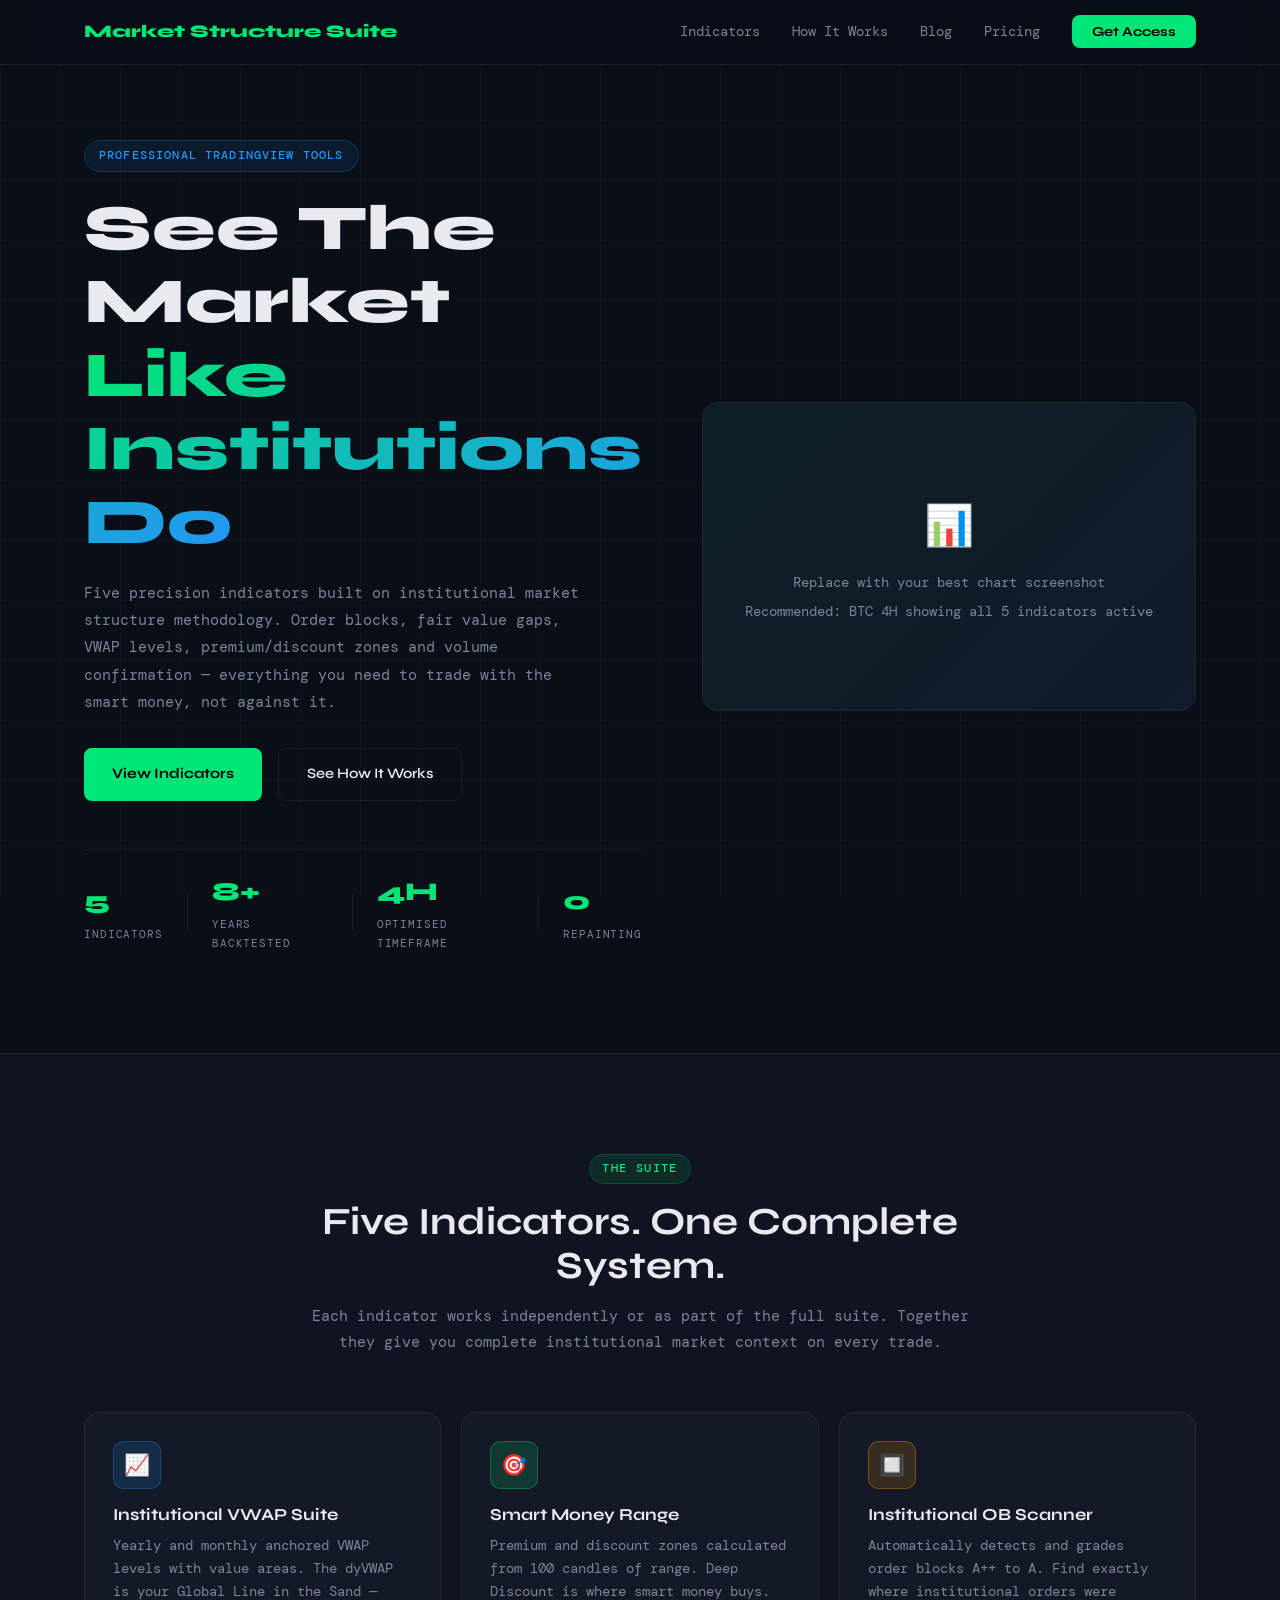
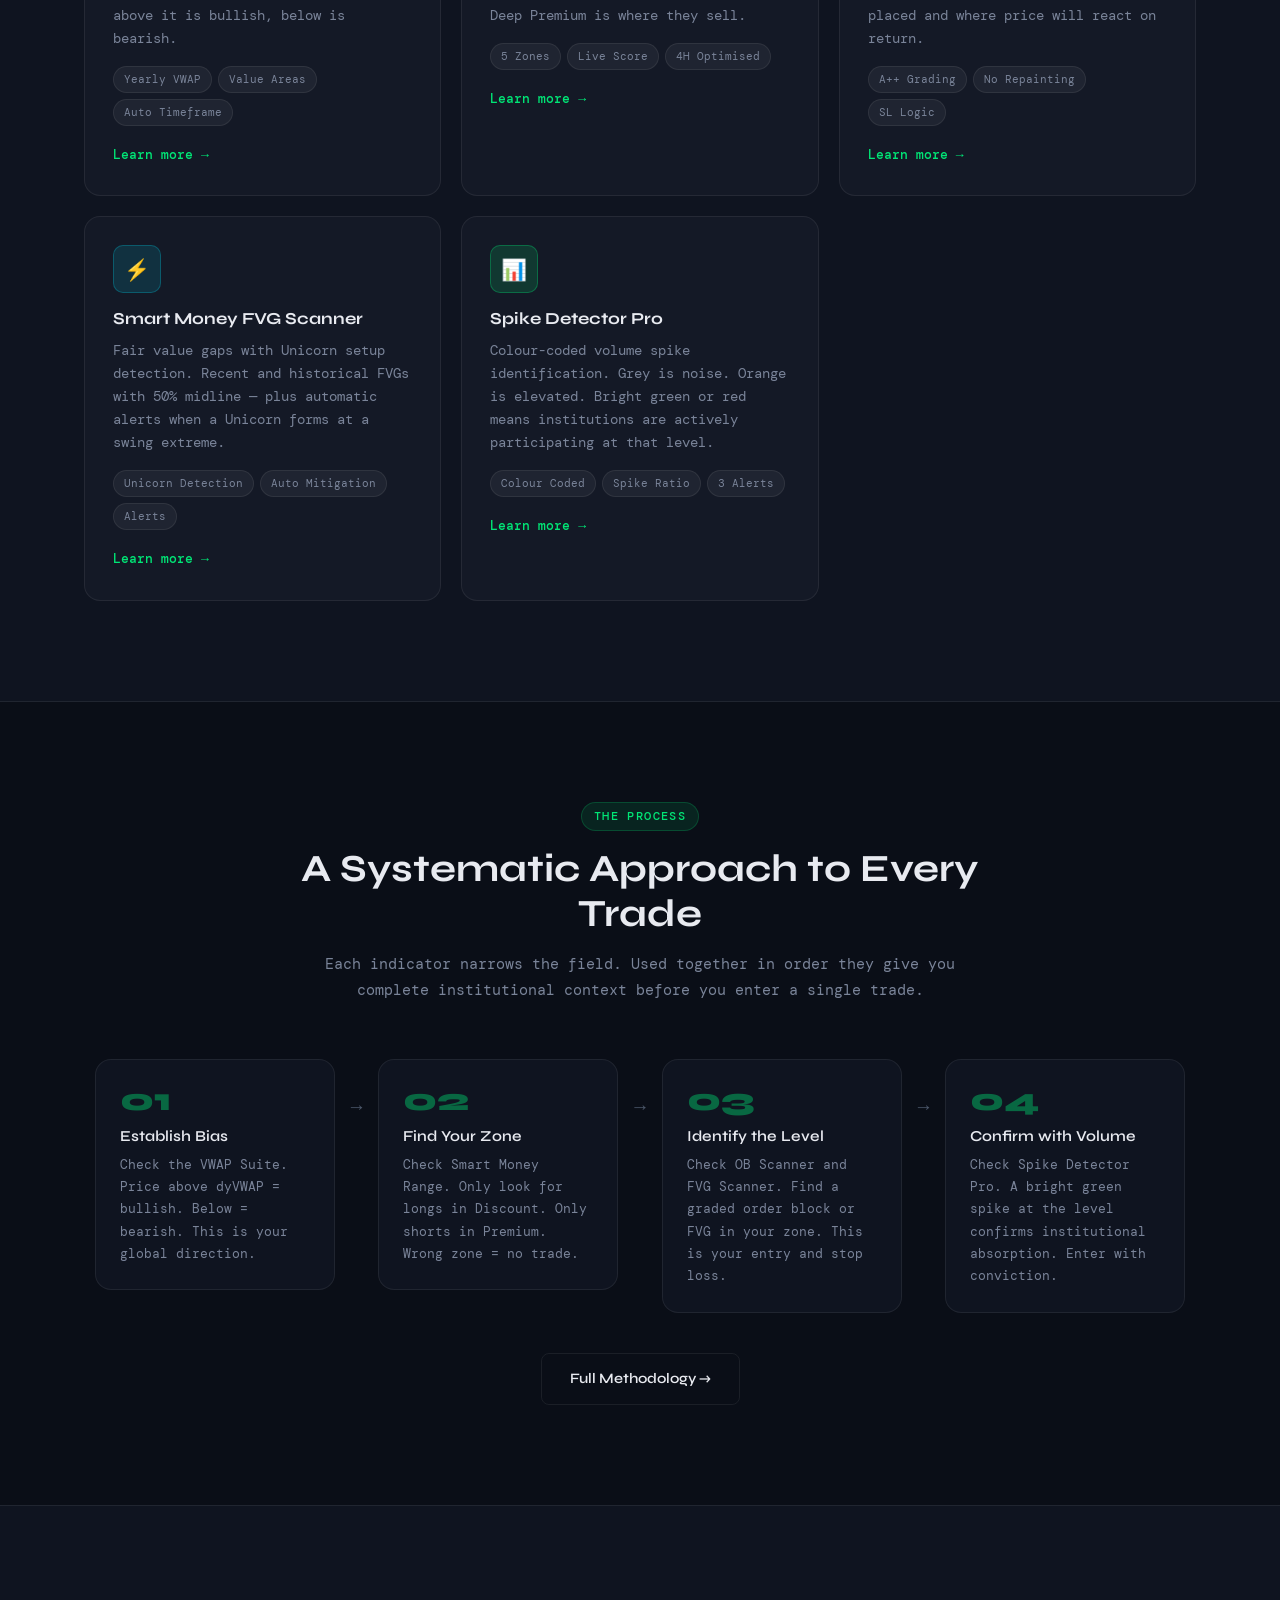
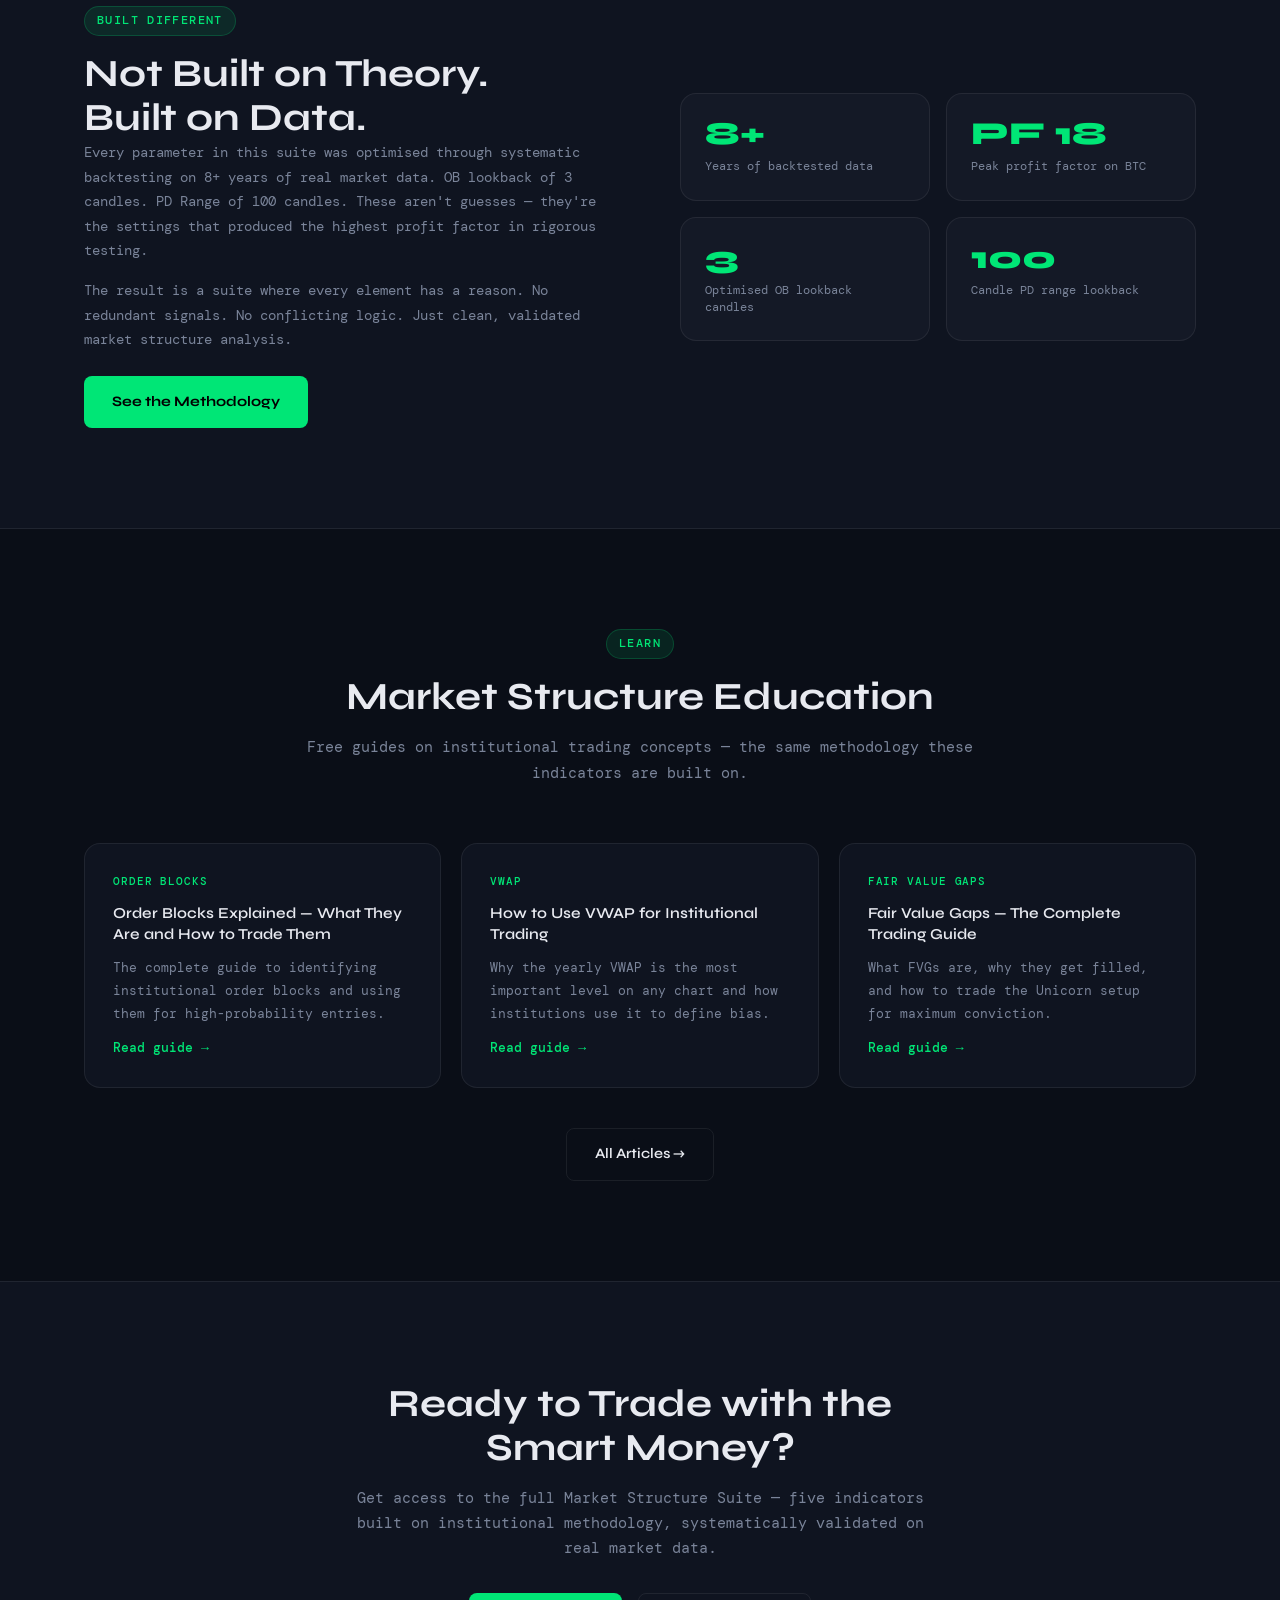
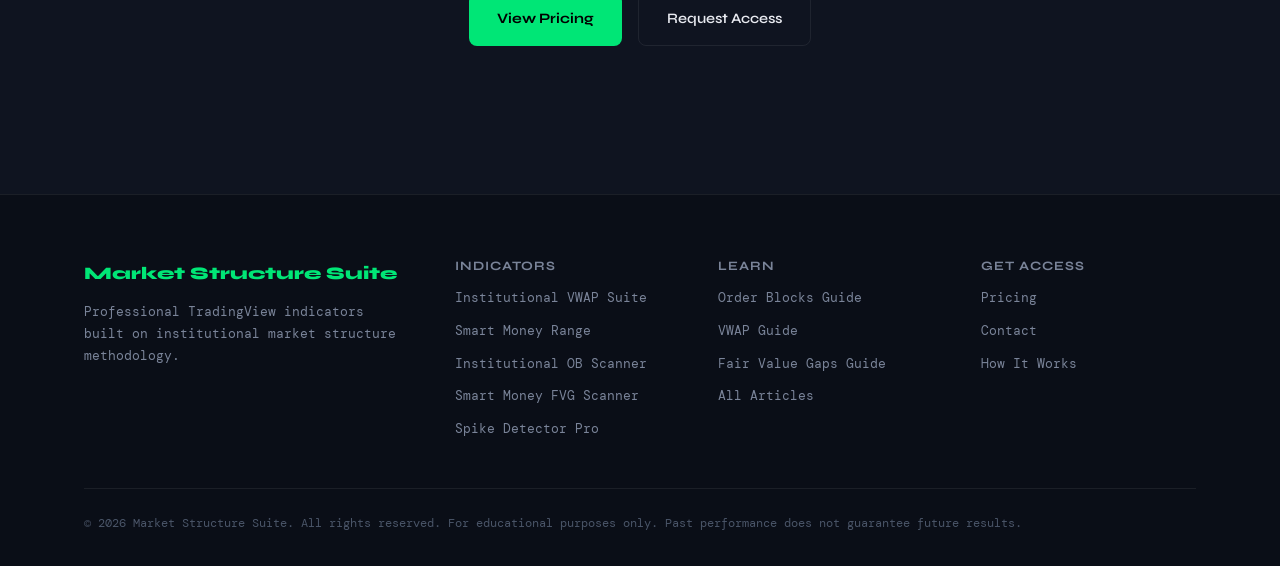
<file: index.html>
<!DOCTYPE html>
<html lang="en">
<head>
<meta name="google-site-verification" content="5dmJ2suxMAhg21nOw5FRCjdVOGOdgQZu8lhm6jX70I0" />
<meta charset="UTF-8">
<meta name="viewport" content="width=device-width, initial-scale=1.0">
<title>Market Structure Suite — Professional TradingView Indicators</title>
<meta name="description" content="Five professional TradingView indicators built on institutional market structure methodology. VWAP Suite, Order Block Scanner, Fair Value Gap Detector, Smart Money Range and Volume Spike.">
<meta name="keywords" content="TradingView indicators, order block indicator, fair value gap TradingView, VWAP indicator, smart money concepts, institutional trading tools, market structure trading">
<link rel="preconnect" href="https://fonts.googleapis.com">
<link rel="preconnect" href="https://fonts.gstatic.com" crossorigin>
<link href="https://fonts.googleapis.com/css2?family=Syne:wght@400;600;700;800&family=DM+Mono:wght@300;400;500&display=swap" rel="stylesheet">
<link rel="stylesheet" href="css/style.css">
</head>
<body>

<nav class="nav">
  <div class="nav-inner">
    <a href="index.html" class="logo">
      <span class="logo-main">Market Structure Suite</span>
    </a>
    <ul class="nav-links">
      <li><a href="indicators.html">Indicators</a></li>
      <li><a href="how-it-works.html">How It Works</a></li>
      <li><a href="blog.html">Blog</a></li>
      <li><a href="pricing.html">Pricing</a></li>
      <li><a href="contact.html" class="nav-cta">Get Access</a></li>
    </ul>
    <button class="hamburger" id="hamburger"><span></span><span></span><span></span></button>
  </div>
</nav>

<section class="hero">
  <div class="hero-grid"></div>
  <div class="hero-inner">
    <div class="hero-badge">Professional TradingView Tools</div>
    <h1 class="hero-title">
      See The Market<br>
      <span class="hero-accent">Like Institutions Do</span>
    </h1>
    <p class="hero-sub">
      Five precision indicators built on institutional market structure methodology.
      Order blocks, fair value gaps, VWAP levels, premium/discount zones and volume
      confirmation — everything you need to trade with the smart money, not against it.
    </p>
    <div class="hero-actions">
      <a href="indicators.html" class="btn-primary">View Indicators</a>
      <a href="how-it-works.html" class="btn-ghost">See How It Works</a>
    </div>
    <div class="hero-stats">
      <div class="stat">
        <span class="stat-num">5</span>
        <span class="stat-label">Indicators</span>
      </div>
      <div class="stat-divider"></div>
      <div class="stat">
        <span class="stat-num">8+</span>
        <span class="stat-label">Years Backtested</span>
      </div>
      <div class="stat-divider"></div>
      <div class="stat">
        <span class="stat-num">4H</span>
        <span class="stat-label">Optimised Timeframe</span>
      </div>
      <div class="stat-divider"></div>
      <div class="stat">
        <span class="stat-num">0</span>
        <span class="stat-label">Repainting</span>
      </div>
    </div>
  </div>
  <div class="hero-chart-preview">
    <div class="chart-placeholder">
      <div class="chart-placeholder-inner">
        <span class="chart-icon">📊</span>
        <p>Replace with your best chart screenshot</p>
        <p class="chart-hint">Recommended: BTC 4H showing all 5 indicators active</p>
      </div>
    </div>
  </div>
</section>

<section class="indicators-overview">
  <div class="section-inner">
    <div class="section-header">
      <span class="section-tag">The Suite</span>
      <h2>Five Indicators. One Complete System.</h2>
      <p>Each indicator works independently or as part of the full suite. Together they give you complete institutional market context on every trade.</p>
    </div>
    <div class="indicators-grid">

      <div class="indicator-card">
        <div class="indicator-icon" style="background:rgba(33,150,243,0.15);border-color:rgba(33,150,243,0.3)"><span>📈</span></div>
        <h3>Institutional VWAP Suite</h3>
        <p>Yearly and monthly anchored VWAP levels with value areas. The dyVWAP is your Global Line in the Sand — above it is bullish, below is bearish.</p>
        <div class="indicator-tags">
          <span class="tag">Yearly VWAP</span>
          <span class="tag">Value Areas</span>
          <span class="tag">Auto Timeframe</span>
        </div>
        <a href="indicators.html#vwap" class="card-link">Learn more →</a>
      </div>

      <div class="indicator-card">
        <div class="indicator-icon" style="background:rgba(0,230,118,0.15);border-color:rgba(0,230,118,0.3)"><span>🎯</span></div>
        <h3>Smart Money Range</h3>
        <p>Premium and discount zones calculated from 100 candles of range. Deep Discount is where smart money buys. Deep Premium is where they sell.</p>
        <div class="indicator-tags">
          <span class="tag">5 Zones</span>
          <span class="tag">Live Score</span>
          <span class="tag">4H Optimised</span>
        </div>
        <a href="indicators.html#range" class="card-link">Learn more →</a>
      </div>

      <div class="indicator-card">
        <div class="indicator-icon" style="background:rgba(255,152,0,0.15);border-color:rgba(255,152,0,0.3)"><span>🔲</span></div>
        <h3>Institutional OB Scanner</h3>
        <p>Automatically detects and grades order blocks A++ to A. Find exactly where institutional orders were placed and where price will react on return.</p>
        <div class="indicator-tags">
          <span class="tag">A++ Grading</span>
          <span class="tag">No Repainting</span>
          <span class="tag">SL Logic</span>
        </div>
        <a href="indicators.html#ob" class="card-link">Learn more →</a>
      </div>

      <div class="indicator-card">
        <div class="indicator-icon" style="background:rgba(0,188,212,0.15);border-color:rgba(0,188,212,0.3)"><span>⚡</span></div>
        <h3>Smart Money FVG Scanner</h3>
        <p>Fair value gaps with Unicorn setup detection. Recent and historical FVGs with 50% midline — plus automatic alerts when a Unicorn forms at a swing extreme.</p>
        <div class="indicator-tags">
          <span class="tag">Unicorn Detection</span>
          <span class="tag">Auto Mitigation</span>
          <span class="tag">Alerts</span>
        </div>
        <a href="indicators.html#fvg" class="card-link">Learn more →</a>
      </div>

      <div class="indicator-card">
        <div class="indicator-icon" style="background:rgba(0,230,118,0.15);border-color:rgba(0,230,118,0.3)"><span>📊</span></div>
        <h3>Spike Detector Pro</h3>
        <p>Colour-coded volume spike identification. Grey is noise. Orange is elevated. Bright green or red means institutions are actively participating at that level.</p>
        <div class="indicator-tags">
          <span class="tag">Colour Coded</span>
          <span class="tag">Spike Ratio</span>
          <span class="tag">3 Alerts</span>
        </div>
        <a href="indicators.html#volume" class="card-link">Learn more →</a>
      </div>

    </div>
  </div>
</section>

<section class="process-teaser">
  <div class="section-inner">
    <div class="section-header">
      <span class="section-tag">The Process</span>
      <h2>A Systematic Approach to Every Trade</h2>
      <p>Each indicator narrows the field. Used together in order they give you complete institutional context before you enter a single trade.</p>
    </div>
    <div class="steps">
      <div class="step">
        <div class="step-num">01</div>
        <div class="step-content">
          <h4>Establish Bias</h4>
          <p>Check the VWAP Suite. Price above dyVWAP = bullish. Below = bearish. This is your global direction.</p>
        </div>
      </div>
      <div class="step-arrow">→</div>
      <div class="step">
        <div class="step-num">02</div>
        <div class="step-content">
          <h4>Find Your Zone</h4>
          <p>Check Smart Money Range. Only look for longs in Discount. Only shorts in Premium. Wrong zone = no trade.</p>
        </div>
      </div>
      <div class="step-arrow">→</div>
      <div class="step">
        <div class="step-num">03</div>
        <div class="step-content">
          <h4>Identify the Level</h4>
          <p>Check OB Scanner and FVG Scanner. Find a graded order block or FVG in your zone. This is your entry and stop loss.</p>
        </div>
      </div>
      <div class="step-arrow">→</div>
      <div class="step">
        <div class="step-num">04</div>
        <div class="step-content">
          <h4>Confirm with Volume</h4>
          <p>Check Spike Detector Pro. A bright green spike at the level confirms institutional absorption. Enter with conviction.</p>
        </div>
      </div>
    </div>
    <div class="process-cta">
      <a href="how-it-works.html" class="btn-ghost">Full Methodology →</a>
    </div>
  </div>
</section>

<section class="data-section">
  <div class="section-inner">
    <div class="data-split">
      <div class="data-text">
        <span class="section-tag">Built Different</span>
        <h2>Not Built on Theory.<br>Built on Data.</h2>
        <p>Every parameter in this suite was optimised through systematic backtesting on 8+ years of real market data. OB lookback of 3 candles. PD Range of 100 candles. These aren't guesses — they're the settings that produced the highest profit factor in rigorous testing.</p>
        <p>The result is a suite where every element has a reason. No redundant signals. No conflicting logic. Just clean, validated market structure analysis.</p>
        <a href="how-it-works.html" class="btn-primary">See the Methodology</a>
      </div>
      <div class="data-stats">
        <div class="data-stat-card">
          <span class="data-num">8+</span>
          <span class="data-label">Years of backtested data</span>
        </div>
        <div class="data-stat-card">
          <span class="data-num">PF 18</span>
          <span class="data-label">Peak profit factor on BTC</span>
        </div>
        <div class="data-stat-card">
          <span class="data-num">3</span>
          <span class="data-label">Optimised OB lookback candles</span>
        </div>
        <div class="data-stat-card">
          <span class="data-num">100</span>
          <span class="data-label">Candle PD range lookback</span>
        </div>
      </div>
    </div>
  </div>
</section>

<section class="blog-teaser">
  <div class="section-inner">
    <div class="section-header">
      <span class="section-tag">Learn</span>
      <h2>Market Structure Education</h2>
      <p>Free guides on institutional trading concepts — the same methodology these indicators are built on.</p>
    </div>
    <div class="blog-grid">
      <a href="blog/order-blocks-explained.html" class="blog-card">
        <div class="blog-tag">Order Blocks</div>
        <h4>Order Blocks Explained — What They Are and How to Trade Them</h4>
        <p>The complete guide to identifying institutional order blocks and using them for high-probability entries.</p>
        <span class="blog-read">Read guide →</span>
      </a>
      <a href="blog/vwap-institutional-trading.html" class="blog-card">
        <div class="blog-tag">VWAP</div>
        <h4>How to Use VWAP for Institutional Trading</h4>
        <p>Why the yearly VWAP is the most important level on any chart and how institutions use it to define bias.</p>
        <span class="blog-read">Read guide →</span>
      </a>
      <a href="blog/fair-value-gaps.html" class="blog-card">
        <div class="blog-tag">Fair Value Gaps</div>
        <h4>Fair Value Gaps — The Complete Trading Guide</h4>
        <p>What FVGs are, why they get filled, and how to trade the Unicorn setup for maximum conviction.</p>
        <span class="blog-read">Read guide →</span>
      </a>
    </div>
    <div class="process-cta">
      <a href="blog.html" class="btn-ghost">All Articles →</a>
    </div>
  </div>
</section>

<section class="cta-section">
  <div class="section-inner">
    <div class="cta-inner">
      <h2>Ready to Trade with the Smart Money?</h2>
      <p>Get access to the full Market Structure Suite — five indicators built on institutional methodology, systematically validated on real market data.</p>
      <div class="hero-actions">
        <a href="pricing.html" class="btn-primary">View Pricing</a>
        <a href="contact.html" class="btn-ghost">Request Access</a>
      </div>
    </div>
  </div>
</section>

<footer class="footer">
  <div class="section-inner">
    <div class="footer-inner">
      <div class="footer-brand">
        <span class="logo-main" style="font-family:var(--font-head);font-weight:800;font-size:1.1rem;color:var(--accent)">Market Structure Suite</span>
        <p>Professional TradingView indicators built on institutional market structure methodology.</p>
      </div>
      <div class="footer-links">
        <div class="footer-col">
          <h5>Indicators</h5>
          <a href="indicators.html#vwap">Institutional VWAP Suite</a>
          <a href="indicators.html#range">Smart Money Range</a>
          <a href="indicators.html#ob">Institutional OB Scanner</a>
          <a href="indicators.html#fvg">Smart Money FVG Scanner</a>
          <a href="indicators.html#volume">Spike Detector Pro</a>
        </div>
        <div class="footer-col">
          <h5>Learn</h5>
          <a href="blog/order-blocks-explained.html">Order Blocks Guide</a>
          <a href="blog/vwap-institutional-trading.html">VWAP Guide</a>
          <a href="blog/fair-value-gaps.html">Fair Value Gaps Guide</a>
          <a href="blog.html">All Articles</a>
        </div>
        <div class="footer-col">
          <h5>Get Access</h5>
          <a href="pricing.html">Pricing</a>
          <a href="contact.html">Contact</a>
          <a href="how-it-works.html">How It Works</a>
        </div>
      </div>
    </div>
    <div class="footer-bottom">
      <p>© 2026 Market Structure Suite. All rights reserved. For educational purposes only. Past performance does not guarantee future results.</p>
    </div>
  </div>
</footer>

<script src="js/main.js"></script>
</body>
</html>
</file>
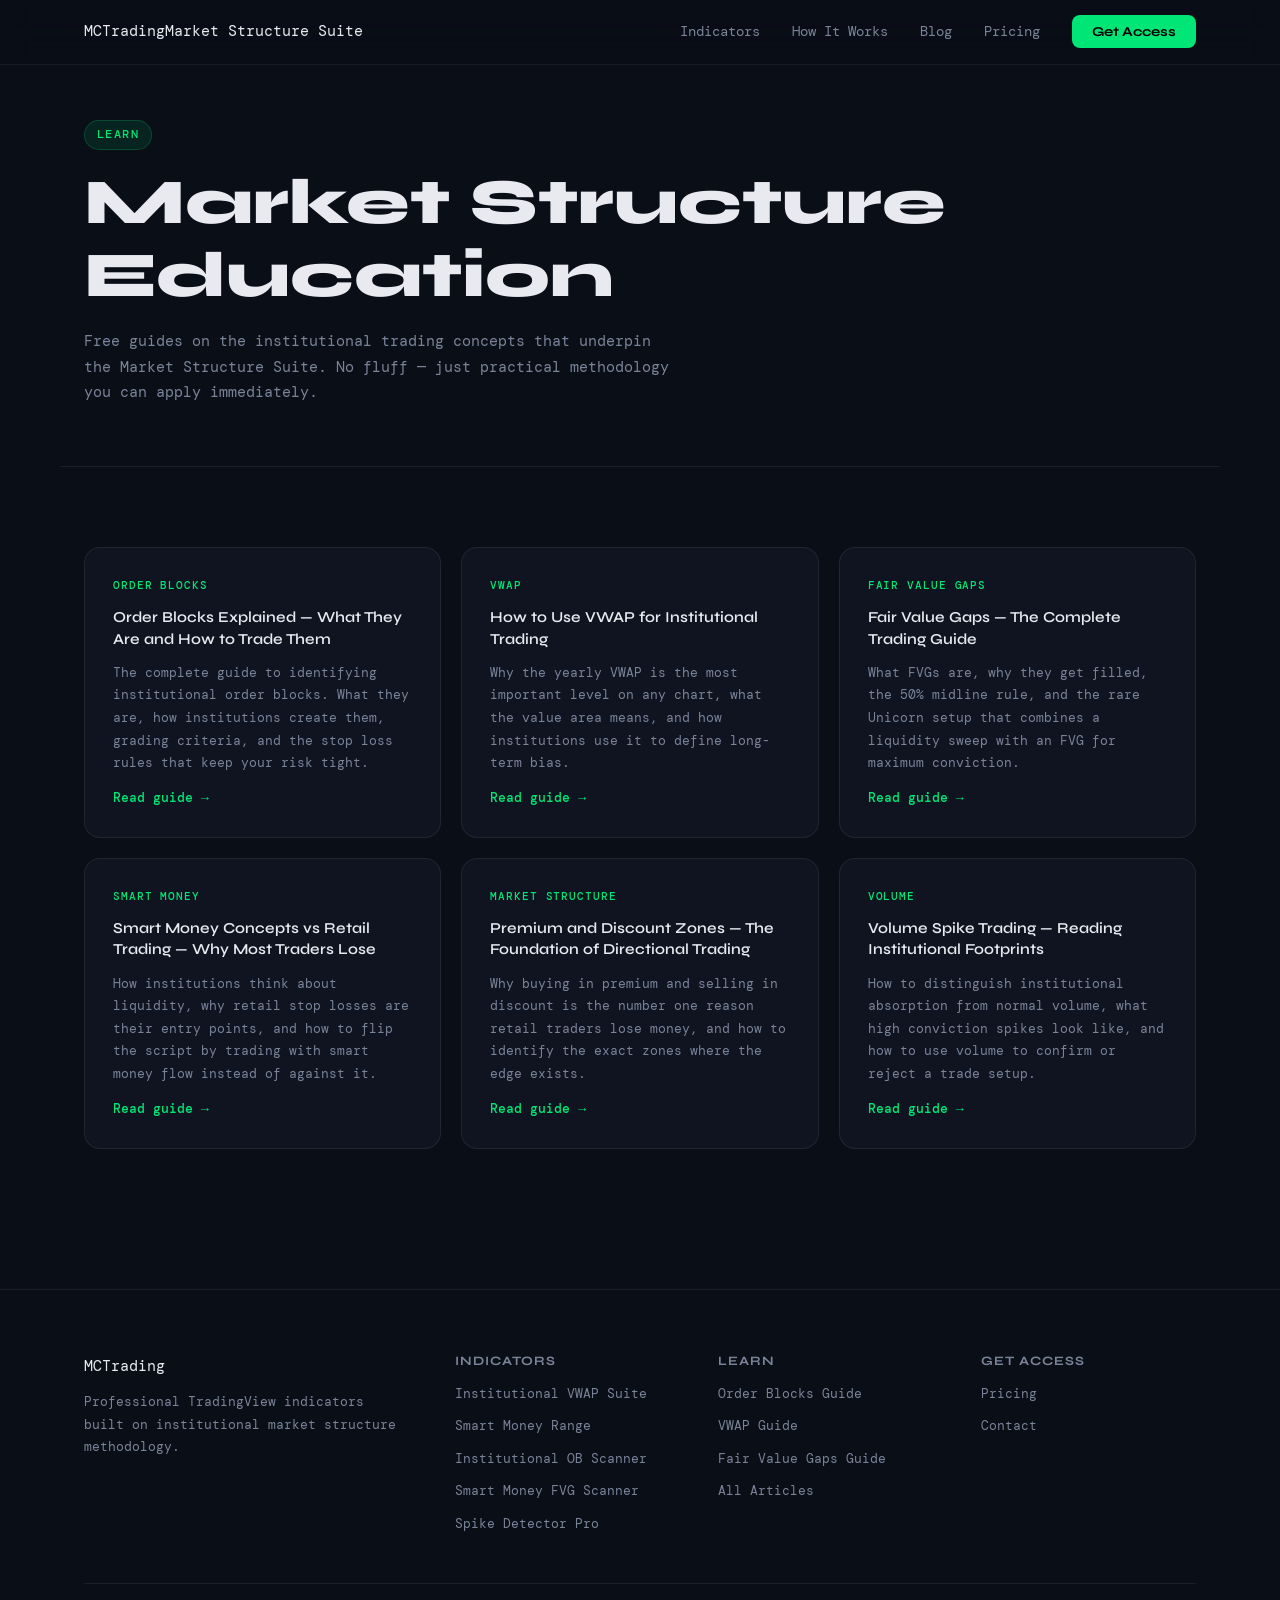
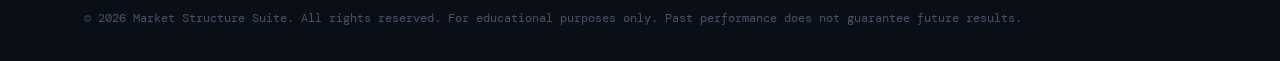
<file: blog.html>
<!DOCTYPE html>
<html lang="en">
<head>
<meta charset="UTF-8">
<meta name="viewport" content="width=device-width, initial-scale=1.0">
<title>Blog — Market Structure Education | Market Structure Suite</title>
<meta name="description" content="Free guides on institutional trading concepts — order blocks, VWAP, fair value gaps, smart money concepts, volume analysis and more.">
<link rel="preconnect" href="https://fonts.googleapis.com">
<link rel="preconnect" href="https://fonts.gstatic.com" crossorigin>
<link href="https://fonts.googleapis.com/css2?family=Syne:wght@400;600;700;800&family=DM+Mono:wght@300;400;500&display=swap" rel="stylesheet">
<link rel="stylesheet" href="css/style.css">
</head>
<body>

<nav class="nav">
  <div class="nav-inner">
    <a href="index.html" class="logo">
      <span class="logo-mc">MC</span><span class="logo-trading">Trading</span>
      <span class="logo-tag">Market Structure Suite</span>
    </a>
    <ul class="nav-links">
      <li><a href="indicators.html">Indicators</a></li>
      <li><a href="how-it-works.html">How It Works</a></li>
      <li><a href="blog.html">Blog</a></li>
      <li><a href="pricing.html">Pricing</a></li>
      <li><a href="contact.html" class="nav-cta">Get Access</a></li>
    </ul>
    <button class="hamburger" id="hamburger"><span></span><span></span><span></span></button>
  </div>
</nav>

<div class="page-header">
  <span class="section-tag">Learn</span>
  <h1>Market Structure Education</h1>
  <p>Free guides on the institutional trading concepts that underpin the Market Structure Suite. No fluff — just practical methodology you can apply immediately.</p>
</div>

<section style="padding: 0 0 100px;">
  <div class="section-inner">
    <div class="blog-grid">

      <a href="blog/order-blocks-explained.html" class="blog-card">
        <div class="blog-tag">Order Blocks</div>
        <h4>Order Blocks Explained — What They Are and How to Trade Them</h4>
        <p>The complete guide to identifying institutional order blocks. What they are, how institutions create them, grading criteria, and the stop loss rules that keep your risk tight.</p>
        <span class="blog-read">Read guide →</span>
      </a>

      <a href="blog/vwap-institutional-trading.html" class="blog-card">
        <div class="blog-tag">VWAP</div>
        <h4>How to Use VWAP for Institutional Trading</h4>
        <p>Why the yearly VWAP is the most important level on any chart, what the value area means, and how institutions use it to define long-term bias.</p>
        <span class="blog-read">Read guide →</span>
      </a>

      <a href="blog/fair-value-gaps.html" class="blog-card">
        <div class="blog-tag">Fair Value Gaps</div>
        <h4>Fair Value Gaps — The Complete Trading Guide</h4>
        <p>What FVGs are, why they get filled, the 50% midline rule, and the rare Unicorn setup that combines a liquidity sweep with an FVG for maximum conviction.</p>
        <span class="blog-read">Read guide →</span>
      </a>

      <a href="blog/smart-money-vs-retail.html" class="blog-card">
        <div class="blog-tag">Smart Money</div>
        <h4>Smart Money Concepts vs Retail Trading — Why Most Traders Lose</h4>
        <p>How institutions think about liquidity, why retail stop losses are their entry points, and how to flip the script by trading with smart money flow instead of against it.</p>
        <span class="blog-read">Read guide →</span>
      </a>

      <a href="blog/premium-discount-zones.html" class="blog-card">
        <div class="blog-tag">Market Structure</div>
        <h4>Premium and Discount Zones — The Foundation of Directional Trading</h4>
        <p>Why buying in premium and selling in discount is the number one reason retail traders lose money, and how to identify the exact zones where the edge exists.</p>
        <span class="blog-read">Read guide →</span>
      </a>

      <a href="blog/volume-spike-trading.html" class="blog-card">
        <div class="blog-tag">Volume</div>
        <h4>Volume Spike Trading — Reading Institutional Footprints</h4>
        <p>How to distinguish institutional absorption from normal volume, what high conviction spikes look like, and how to use volume to confirm or reject a trade setup.</p>
        <span class="blog-read">Read guide →</span>
      </a>

    </div>
  </div>
</section>

<footer class="footer">
  <div class="section-inner">
    <div class="footer-inner">
      <div class="footer-brand">
        <span class="logo-mc">MC</span><span class="logo-trading">Trading</span>
        <p>Professional TradingView indicators built on institutional market structure methodology.</p>
      </div>
      <div class="footer-links">
        <div class="footer-col">
          <h5>Indicators</h5>
          <a href="indicators.html#vwap">Institutional VWAP Suite</a>
          <a href="indicators.html#range">Smart Money Range</a>
          <a href="indicators.html#ob">Institutional OB Scanner</a>
          <a href="indicators.html#fvg">Smart Money FVG Scanner</a>
          <a href="indicators.html#volume">Spike Detector Pro</a>
        </div>
        <div class="footer-col">
          <h5>Learn</h5>
          <a href="blog/order-blocks-explained.html">Order Blocks Guide</a>
          <a href="blog/vwap-institutional-trading.html">VWAP Guide</a>
          <a href="blog/fair-value-gaps.html">Fair Value Gaps Guide</a>
          <a href="blog.html">All Articles</a>
        </div>
        <div class="footer-col">
          <h5>Get Access</h5>
          <a href="pricing.html">Pricing</a>
          <a href="contact.html">Contact</a>
        </div>
      </div>
    </div>
    <div class="footer-bottom">
      <p>© 2026 Market Structure Suite. All rights reserved. For educational purposes only. Past performance does not guarantee future results.</p>
    </div>
  </div>
</footer>

<script src="js/main.js"></script>
</body>
</html>
</file>
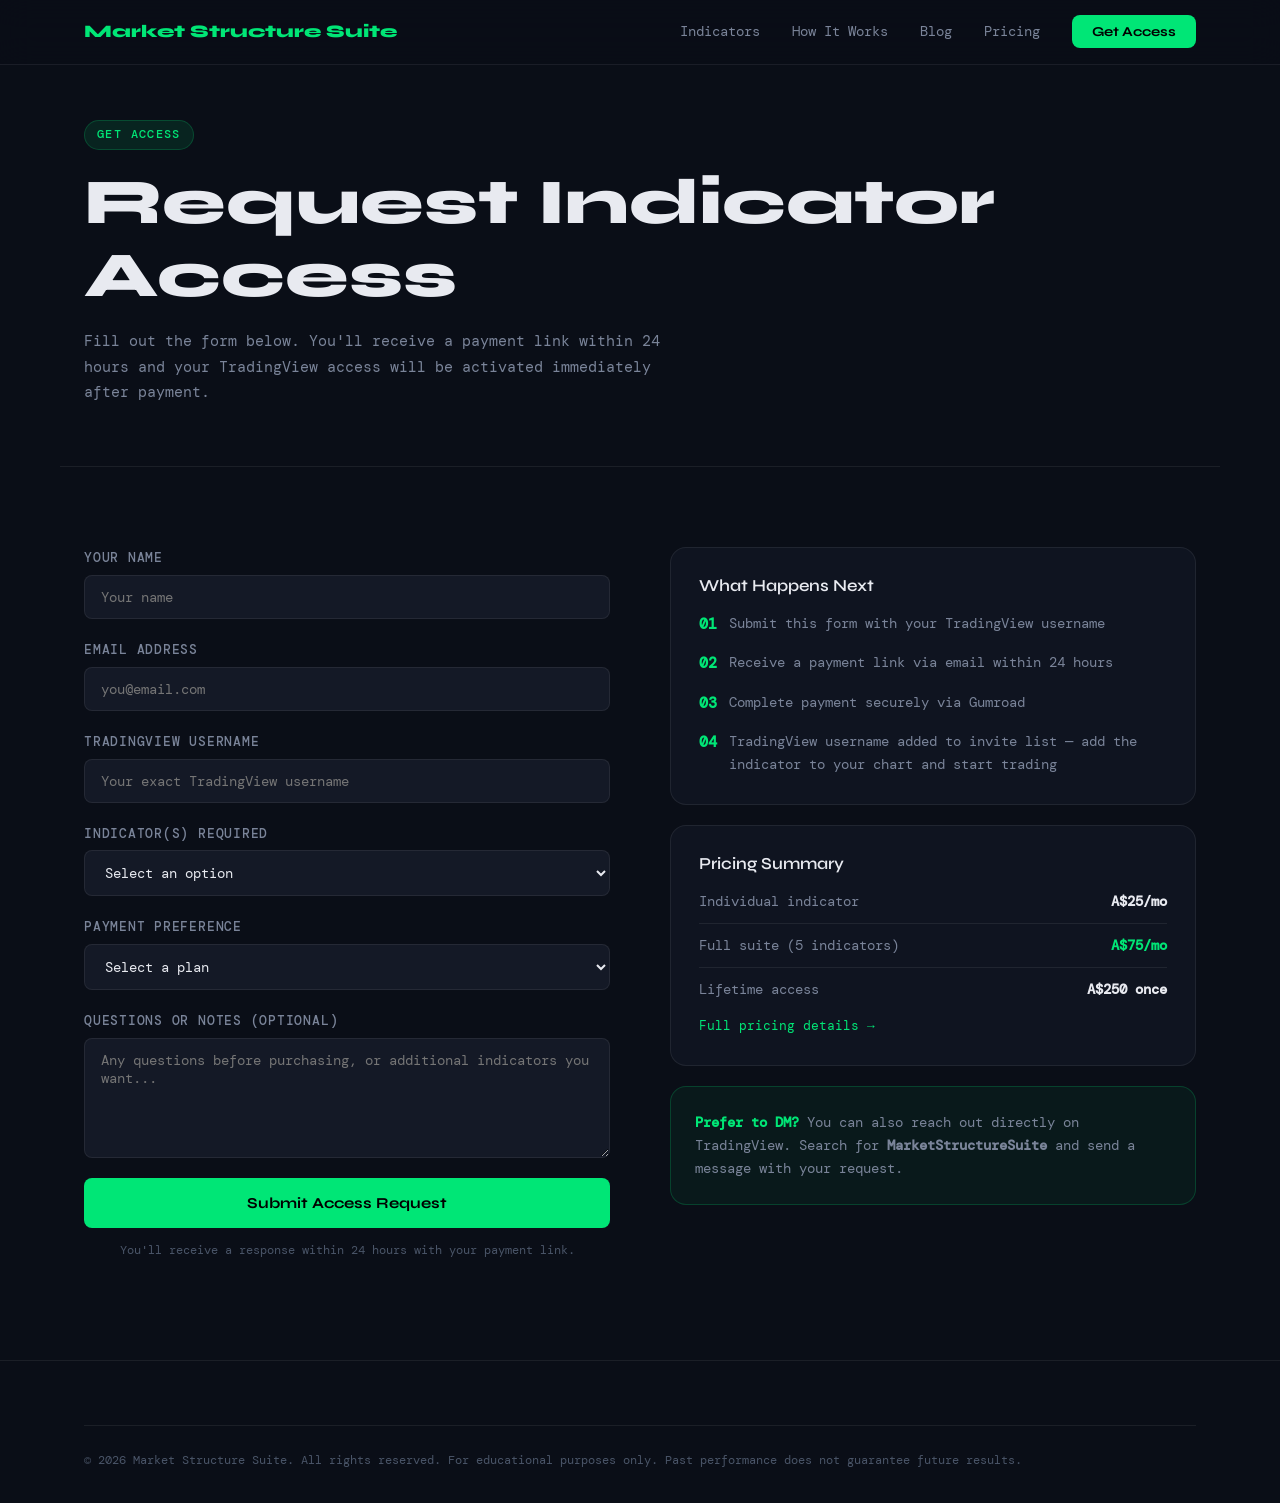
<file: contact.html>
<!DOCTYPE html>
<html lang="en">
<head>
<meta charset="UTF-8">
<meta name="viewport" content="width=device-width, initial-scale=1.0">
<title>Get Access — Market Structure Suite</title>
<meta name="description" content="Request access to the Market Structure Suite TradingView indicators. Fill out the form and receive your TradingView invite within 24 hours.">
<link rel="preconnect" href="https://fonts.googleapis.com">
<link rel="preconnect" href="https://fonts.gstatic.com" crossorigin>
<link href="https://fonts.googleapis.com/css2?family=Syne:wght@400;600;700;800&family=DM+Mono:wght@300;400;500&display=swap" rel="stylesheet">
<link rel="stylesheet" href="css/style.css">
</head>
<body>

<nav class="nav">
  <div class="nav-inner">
    <a href="index.html" class="logo"><span class="logo-main">Market Structure Suite</span></a>
    <ul class="nav-links">
      <li><a href="indicators.html">Indicators</a></li>
      <li><a href="how-it-works.html">How It Works</a></li>
      <li><a href="blog.html">Blog</a></li>
      <li><a href="pricing.html">Pricing</a></li>
      <li><a href="contact.html" class="nav-cta">Get Access</a></li>
    </ul>
    <button class="hamburger" id="hamburger"><span></span><span></span><span></span></button>
  </div>
</nav>

<div class="page-header">
  <span class="section-tag">Get Access</span>
  <h1>Request Indicator Access</h1>
  <p>Fill out the form below. You'll receive a payment link within 24 hours and your TradingView access will be activated immediately after payment.</p>
</div>

<section style="padding: 0 0 100px;">
  <div class="section-inner">
    <div style="display:grid;grid-template-columns:1fr 1fr;gap:60px;align-items:start;">

      <div>
        <form id="contact-form" action="https://formspree.io/f/mlgvwkby" method="POST">

          <div class="form-group">
            <label for="name">Your Name</label>
            <input type="text" id="name" name="name" placeholder="Your name" required>
          </div>

          <div class="form-group">
            <label for="email">Email Address</label>
            <input type="email" id="email" name="email" placeholder="you@email.com" required>
          </div>

          <div class="form-group">
            <label for="tv_username">TradingView Username</label>
            <input type="text" id="tv_username" name="tv_username" placeholder="Your exact TradingView username" required>
          </div>

          <div class="form-group">
            <label for="indicator">Indicator(s) Required</label>
            <select id="indicator" name="indicator" required>
              <option value="" disabled selected>Select an option</option>
              <option value="full_suite">Full Suite — All 5 Indicators (Best Value)</option>
              <option value="vwap">Institutional VWAP Suite only</option>
              <option value="range">Smart Money Range only</option>
              <option value="ob">Institutional OB Scanner only</option>
              <option value="fvg">Smart Money FVG Scanner only</option>
              <option value="volume">Spike Detector Pro only</option>
              <option value="custom">Multiple indicators (specify below)</option>
            </select>
          </div>

          <div class="form-group">
            <label for="plan">Payment Preference</label>
            <select id="plan" name="plan" required>
              <option value="" disabled selected>Select a plan</option>
              <option value="monthly">Monthly subscription</option>
              <option value="lifetime">Lifetime access (one-time)</option>
            </select>
          </div>

          <div class="form-group">
            <label for="message">Questions or Notes (optional)</label>
            <textarea id="message" name="message" placeholder="Any questions before purchasing, or additional indicators you want..."></textarea>
          </div>

          <input type="hidden" name="_subject" value="New Market Structure Suite access request">
          <input type="hidden" name="_replyto" value="marketstructuresuite@gmail.com">

          <button type="submit" class="btn-primary" style="width:100%;justify-content:center;font-size:0.95rem;padding:16px;">
            Submit Access Request
          </button>

          <p style="color:var(--text-dim);font-size:0.75rem;margin-top:12px;text-align:center;">
            You'll receive a response within 24 hours with your payment link.
          </p>
        </form>
      </div>

      <div style="display:flex;flex-direction:column;gap:20px;">

        <div style="background:var(--bg2);border:1px solid var(--border);border-radius:var(--radius-lg);padding:28px;">
          <h4 style="margin-bottom:16px;">What Happens Next</h4>
          <div style="display:flex;flex-direction:column;gap:14px;">
            <div style="display:flex;gap:12px;">
              <span style="color:var(--accent);font-weight:700;flex-shrink:0;">01</span>
              <p style="color:var(--text-muted);font-size:0.85rem;">Submit this form with your TradingView username</p>
            </div>
            <div style="display:flex;gap:12px;">
              <span style="color:var(--accent);font-weight:700;flex-shrink:0;">02</span>
              <p style="color:var(--text-muted);font-size:0.85rem;">Receive a payment link via email within 24 hours</p>
            </div>
            <div style="display:flex;gap:12px;">
              <span style="color:var(--accent);font-weight:700;flex-shrink:0;">03</span>
              <p style="color:var(--text-muted);font-size:0.85rem;">Complete payment securely via Gumroad</p>
            </div>
            <div style="display:flex;gap:12px;">
              <span style="color:var(--accent);font-weight:700;flex-shrink:0;">04</span>
              <p style="color:var(--text-muted);font-size:0.85rem;">TradingView username added to invite list — add the indicator to your chart and start trading</p>
            </div>
          </div>
        </div>

        <div style="background:var(--bg2);border:1px solid var(--border);border-radius:var(--radius-lg);padding:28px;">
          <h4 style="margin-bottom:16px;">Pricing Summary</h4>
          <div style="display:flex;flex-direction:column;gap:10px;">
            <div style="display:flex;justify-content:space-between;padding-bottom:10px;border-bottom:1px solid var(--border);">
              <span style="font-size:0.85rem;color:var(--text-muted);">Individual indicator</span>
              <span style="font-size:0.85rem;font-weight:600;color:var(--text);">A$25/mo</span>
            </div>
            <div style="display:flex;justify-content:space-between;padding-bottom:10px;border-bottom:1px solid var(--border);">
              <span style="font-size:0.85rem;color:var(--text-muted);">Full suite (5 indicators)</span>
              <span style="font-size:0.85rem;font-weight:600;color:var(--accent);">A$75/mo</span>
            </div>
            <div style="display:flex;justify-content:space-between;">
              <span style="font-size:0.85rem;color:var(--text-muted);">Lifetime access</span>
              <span style="font-size:0.85rem;font-weight:600;color:var(--text);">A$250 once</span>
            </div>
          </div>
          <a href="pricing.html" style="font-size:0.8rem;color:var(--accent);display:block;margin-top:14px;">Full pricing details →</a>
        </div>

        <div style="background:rgba(0,230,118,0.05);border:1px solid rgba(0,230,118,0.2);border-radius:var(--radius-lg);padding:24px;">
          <p style="font-size:0.85rem;color:var(--text-muted);line-height:1.7;">
            <strong style="color:var(--accent);">Prefer to DM?</strong> You can also reach out directly on TradingView. Search for <strong>MarketStructureSuite</strong> and send a message with your request.
          </p>
        </div>

      </div>
    </div>
  </div>
</section>

<footer class="footer">
  <div class="section-inner">
    <div class="footer-bottom">
      <p>© 2026 Market Structure Suite. All rights reserved. For educational purposes only. Past performance does not guarantee future results.</p>
    </div>
  </div>
</footer>

<script src="js/main.js"></script>
</body>
</html>
</file>
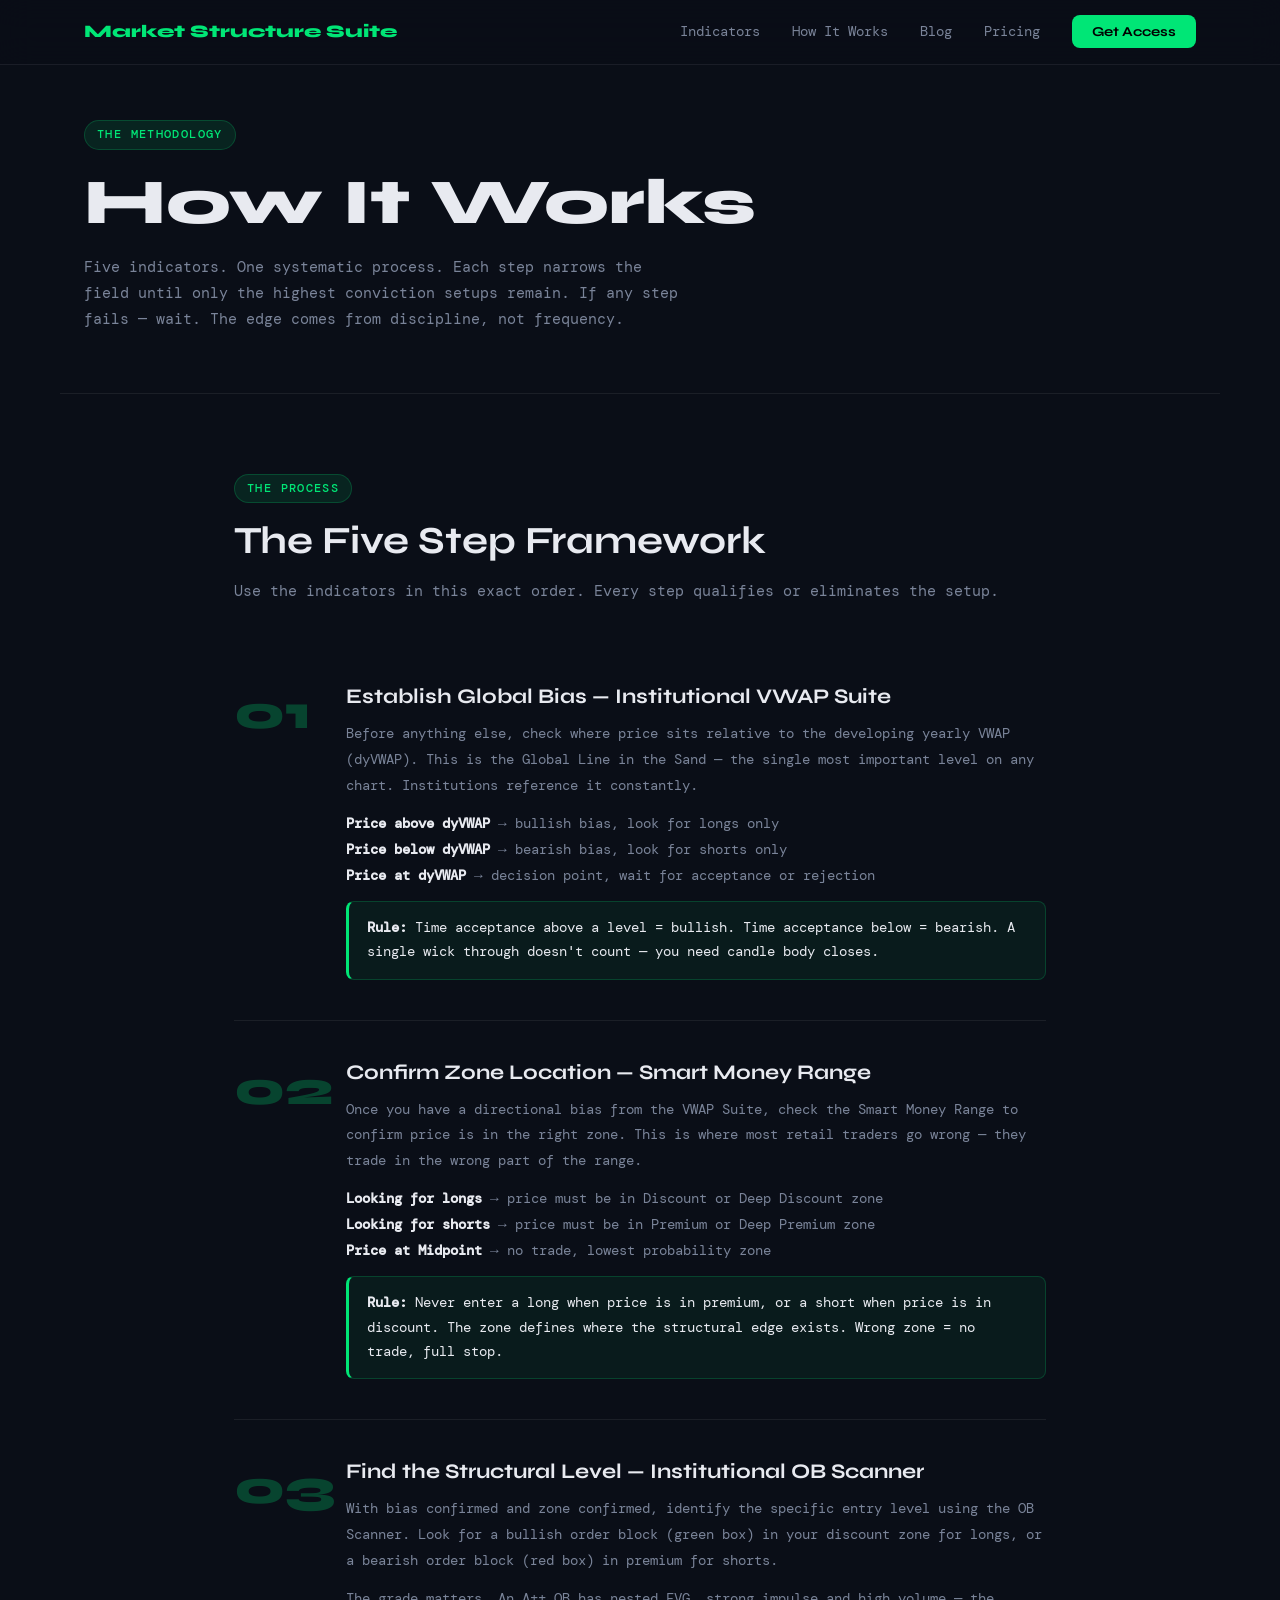
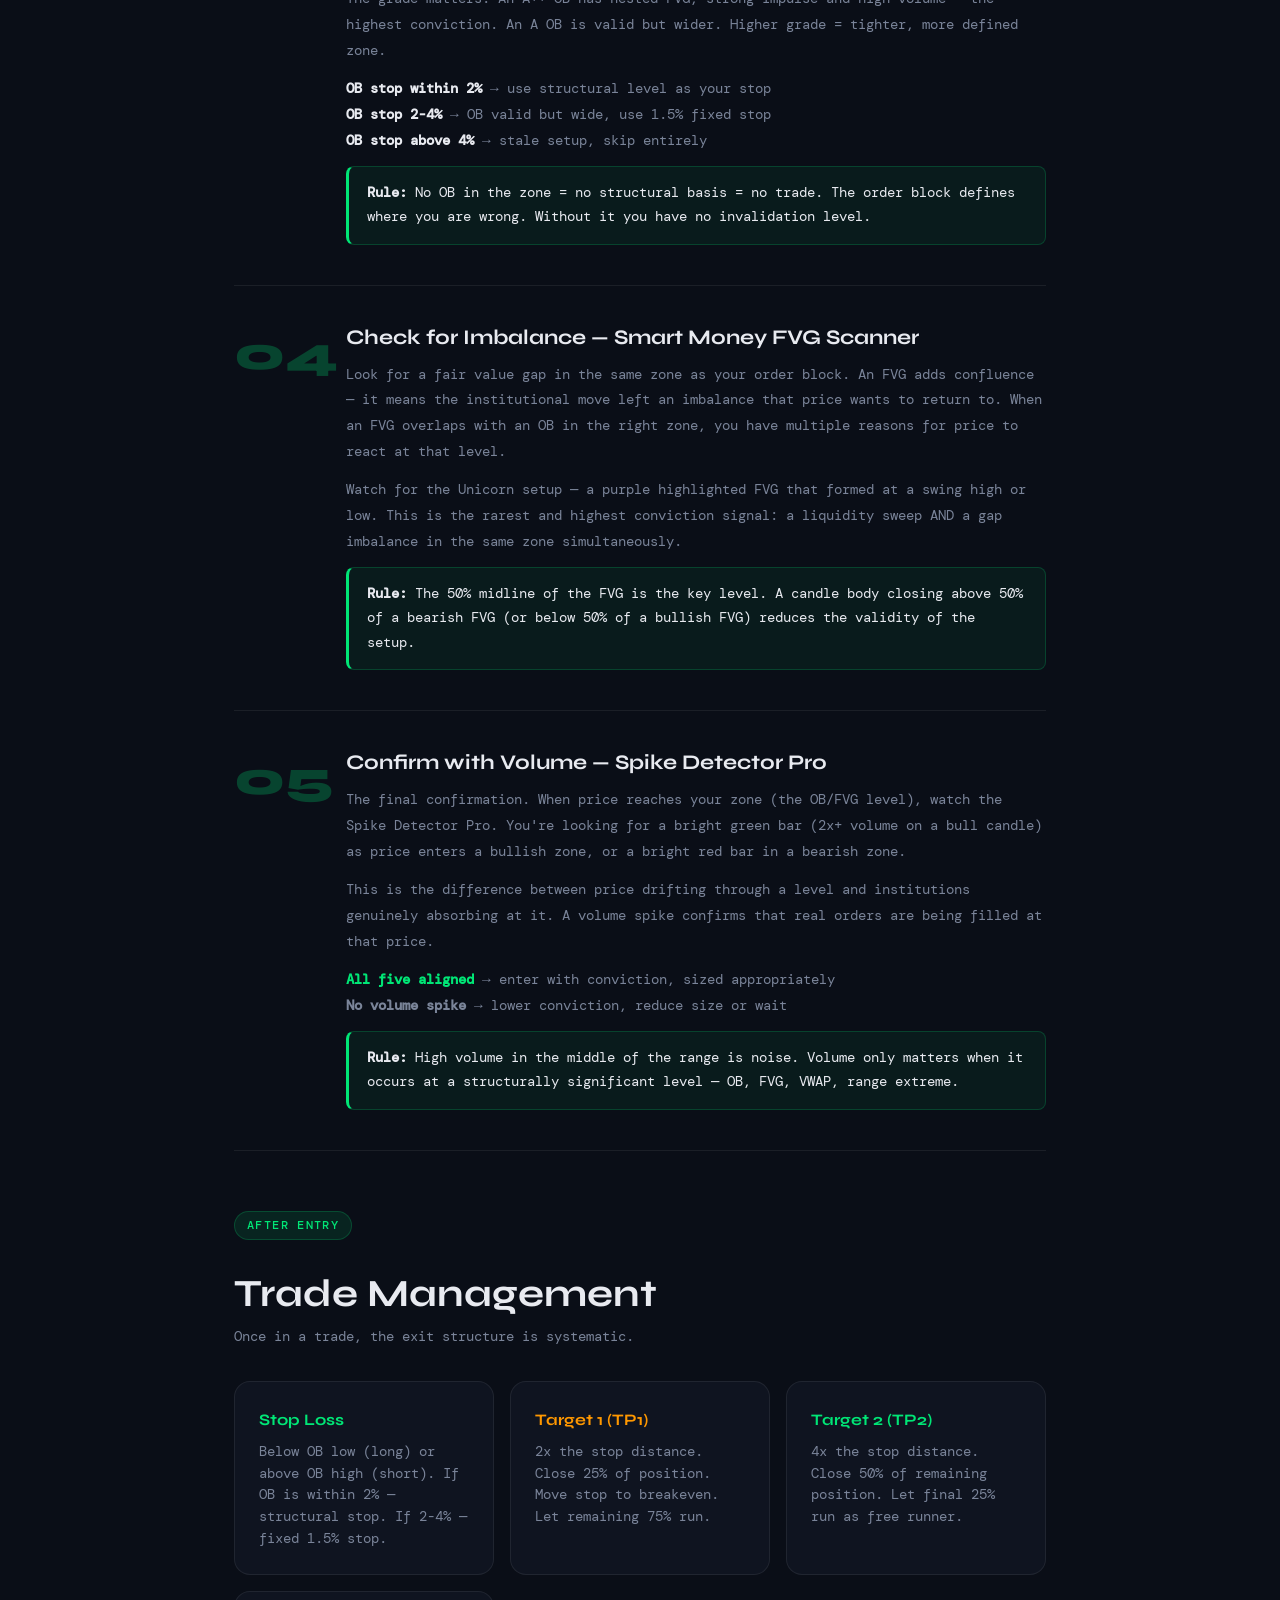
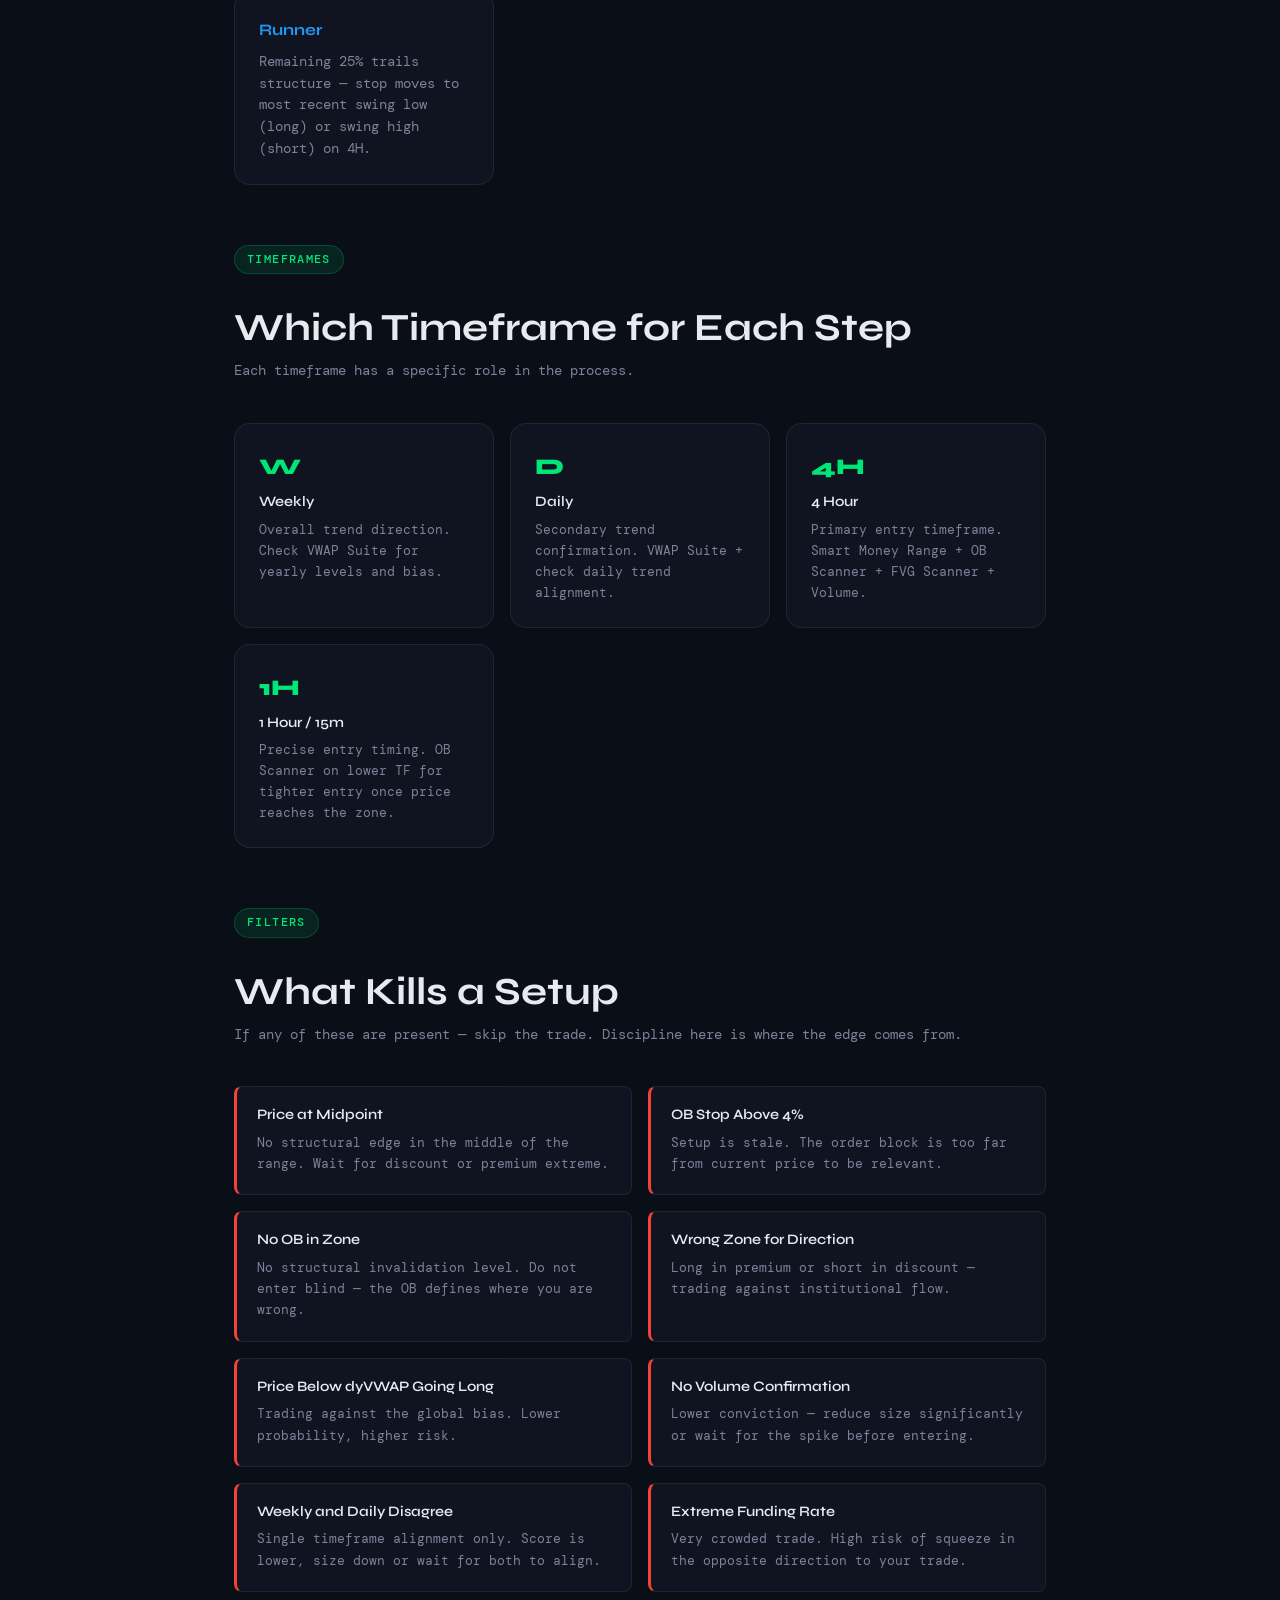
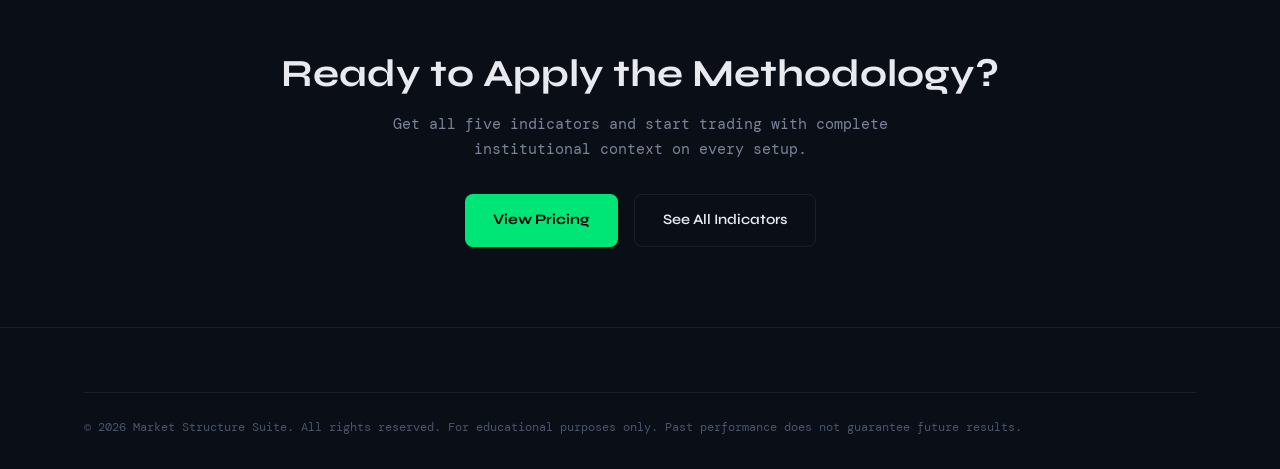
<file: how-it-works.html>
<!DOCTYPE html>
<html lang="en">
<head>
<meta charset="UTF-8">
<meta name="viewport" content="width=device-width, initial-scale=1.0">
<title>How It Works — Market Structure Suite</title>
<meta name="description" content="The complete Market Structure Suite methodology. How to use all five indicators together for high conviction institutional trade setups.">
<link rel="preconnect" href="https://fonts.googleapis.com">
<link rel="preconnect" href="https://fonts.gstatic.com" crossorigin>
<link href="https://fonts.googleapis.com/css2?family=Syne:wght@400;600;700;800&family=DM+Mono:wght@300;400;500&display=swap" rel="stylesheet">
<link rel="stylesheet" href="css/style.css">
<style>
.process-step { display: grid; grid-template-columns: 80px 1fr; gap: 32px; padding: 40px 0; border-bottom: 1px solid var(--border); align-items: start; }
.process-step:last-child { border-bottom: none; }
.step-number { font-family: var(--font-head); font-size: 3rem; font-weight: 800; color: var(--accent); opacity: 0.25; line-height: 1; padding-top: 4px; }
.step-body h3 { margin-bottom: 12px; font-size: 1.3rem; }
.step-body p { color: var(--text-muted); font-size: 0.9rem; line-height: 1.8; margin-bottom: 12px; }
.step-rule { background: rgba(0,230,118,0.06); border: 1px solid rgba(0,230,118,0.2); border-left: 3px solid var(--accent); border-radius: var(--radius); padding: 14px 18px; margin-top: 12px; }
.step-rule p { color: var(--text); font-size: 0.85rem; margin: 0; }
.kill-grid { display: grid; grid-template-columns: repeat(auto-fit, minmax(280px, 1fr)); gap: 16px; margin-top: 40px; }
.kill-card { background: var(--bg2); border: 1px solid var(--border); border-left: 3px solid var(--red); border-radius: var(--radius); padding: 20px; }
.kill-card h4 { font-size: 0.9rem; margin-bottom: 8px; color: var(--text); }
.kill-card p { font-size: 0.83rem; color: var(--text-muted); line-height: 1.6; margin: 0; }
.tf-grid { display: grid; grid-template-columns: repeat(auto-fit, minmax(220px, 1fr)); gap: 16px; margin-top: 40px; }
.tf-card { background: var(--bg2); border: 1px solid var(--border); border-radius: var(--radius-lg); padding: 24px; }
.tf-label { font-family: var(--font-head); font-size: 1.4rem; font-weight: 800; color: var(--accent); margin-bottom: 8px; }
.tf-card h4 { font-size: 0.9rem; margin-bottom: 8px; }
.tf-card p { font-size: 0.82rem; color: var(--text-muted); line-height: 1.6; }
@media (max-width: 600px) { .process-step { grid-template-columns: 1fr; } .step-number { font-size: 2rem; } }
</style>
</head>
<body>

<nav class="nav">
  <div class="nav-inner">
    <a href="index.html" class="logo"><span class="logo-main">Market Structure Suite</span></a>
    <ul class="nav-links">
      <li><a href="indicators.html">Indicators</a></li>
      <li><a href="how-it-works.html">How It Works</a></li>
      <li><a href="blog.html">Blog</a></li>
      <li><a href="pricing.html">Pricing</a></li>
      <li><a href="contact.html" class="nav-cta">Get Access</a></li>
    </ul>
    <button class="hamburger" id="hamburger"><span></span><span></span><span></span></button>
  </div>
</nav>

<div class="page-header">
  <span class="section-tag">The Methodology</span>
  <h1>How It Works</h1>
  <p>Five indicators. One systematic process. Each step narrows the field until only the highest conviction setups remain. If any step fails — wait. The edge comes from discipline, not frequency.</p>
</div>

<div style="max-width:860px;margin:0 auto;padding:0 24px 80px;">

  <!-- THE 5 STEPS -->
  <div class="section-header" style="text-align:left;max-width:none;margin-bottom:0;">
    <span class="section-tag">The Process</span>
    <h2 style="margin-bottom:8px;">The Five Step Framework</h2>
    <p style="color:var(--text-muted);margin-bottom:40px;">Use the indicators in this exact order. Every step qualifies or eliminates the setup.</p>
  </div>

  <div class="process-step">
    <div class="step-number">01</div>
    <div class="step-body">
      <h3>Establish Global Bias — Institutional VWAP Suite</h3>
      <p>Before anything else, check where price sits relative to the developing yearly VWAP (dyVWAP). This is the Global Line in the Sand — the single most important level on any chart. Institutions reference it constantly.</p>
      <p><strong style="color:var(--text)">Price above dyVWAP</strong> → bullish bias, look for longs only<br>
      <strong style="color:var(--text)">Price below dyVWAP</strong> → bearish bias, look for shorts only<br>
      <strong style="color:var(--text)">Price at dyVWAP</strong> → decision point, wait for acceptance or rejection</p>
      <div class="step-rule">
        <p><strong>Rule:</strong> Time acceptance above a level = bullish. Time acceptance below = bearish. A single wick through doesn't count — you need candle body closes.</p>
      </div>
    </div>
  </div>

  <div class="process-step">
    <div class="step-number">02</div>
    <div class="step-body">
      <h3>Confirm Zone Location — Smart Money Range</h3>
      <p>Once you have a directional bias from the VWAP Suite, check the Smart Money Range to confirm price is in the right zone. This is where most retail traders go wrong — they trade in the wrong part of the range.</p>
      <p><strong style="color:var(--text)">Looking for longs</strong> → price must be in Discount or Deep Discount zone<br>
      <strong style="color:var(--text)">Looking for shorts</strong> → price must be in Premium or Deep Premium zone<br>
      <strong style="color:var(--text)">Price at Midpoint</strong> → no trade, lowest probability zone</p>
      <div class="step-rule">
        <p><strong>Rule:</strong> Never enter a long when price is in premium, or a short when price is in discount. The zone defines where the structural edge exists. Wrong zone = no trade, full stop.</p>
      </div>
    </div>
  </div>

  <div class="process-step">
    <div class="step-number">03</div>
    <div class="step-body">
      <h3>Find the Structural Level — Institutional OB Scanner</h3>
      <p>With bias confirmed and zone confirmed, identify the specific entry level using the OB Scanner. Look for a bullish order block (green box) in your discount zone for longs, or a bearish order block (red box) in premium for shorts.</p>
      <p>The grade matters. An A++ OB has nested FVG, strong impulse and high volume — the highest conviction. An A OB is valid but wider. Higher grade = tighter, more defined zone.</p>
      <p><strong style="color:var(--text)">OB stop within 2%</strong> → use structural level as your stop<br>
      <strong style="color:var(--text)">OB stop 2-4%</strong> → OB valid but wide, use 1.5% fixed stop<br>
      <strong style="color:var(--text)">OB stop above 4%</strong> → stale setup, skip entirely</p>
      <div class="step-rule">
        <p><strong>Rule:</strong> No OB in the zone = no structural basis = no trade. The order block defines where you are wrong. Without it you have no invalidation level.</p>
      </div>
    </div>
  </div>

  <div class="process-step">
    <div class="step-number">04</div>
    <div class="step-body">
      <h3>Check for Imbalance — Smart Money FVG Scanner</h3>
      <p>Look for a fair value gap in the same zone as your order block. An FVG adds confluence — it means the institutional move left an imbalance that price wants to return to. When an FVG overlaps with an OB in the right zone, you have multiple reasons for price to react at that level.</p>
      <p>Watch for the Unicorn setup — a purple highlighted FVG that formed at a swing high or low. This is the rarest and highest conviction signal: a liquidity sweep AND a gap imbalance in the same zone simultaneously.</p>
      <div class="step-rule">
        <p><strong>Rule:</strong> The 50% midline of the FVG is the key level. A candle body closing above 50% of a bearish FVG (or below 50% of a bullish FVG) reduces the validity of the setup.</p>
      </div>
    </div>
  </div>

  <div class="process-step">
    <div class="step-number">05</div>
    <div class="step-body">
      <h3>Confirm with Volume — Spike Detector Pro</h3>
      <p>The final confirmation. When price reaches your zone (the OB/FVG level), watch the Spike Detector Pro. You're looking for a bright green bar (2x+ volume on a bull candle) as price enters a bullish zone, or a bright red bar in a bearish zone.</p>
      <p>This is the difference between price drifting through a level and institutions genuinely absorbing at it. A volume spike confirms that real orders are being filled at that price.</p>
      <p><strong style="color:var(--accent)">All five aligned</strong> → enter with conviction, sized appropriately<br>
      <strong style="color:var(--text-muted)">No volume spike</strong> → lower conviction, reduce size or wait</p>
      <div class="step-rule">
        <p><strong>Rule:</strong> High volume in the middle of the range is noise. Volume only matters when it occurs at a structurally significant level — OB, FVG, VWAP, range extreme.</p>
      </div>
    </div>
  </div>

  <!-- TRADE MANAGEMENT -->
  <div style="margin-top:60px;">
    <span class="section-tag">After Entry</span>
    <h2 style="margin:16px 0 8px;">Trade Management</h2>
    <p style="color:var(--text-muted);font-size:0.9rem;margin-bottom:32px;">Once in a trade, the exit structure is systematic.</p>

    <div style="display:grid;grid-template-columns:repeat(auto-fit,minmax(200px,1fr));gap:16px;">
      <div style="background:var(--bg2);border:1px solid var(--border);border-radius:var(--radius-lg);padding:24px;">
        <div style="font-family:var(--font-head);font-size:1rem;font-weight:700;color:var(--accent);margin-bottom:8px;">Stop Loss</div>
        <p style="font-size:0.85rem;color:var(--text-muted);line-height:1.6;">Below OB low (long) or above OB high (short). If OB is within 2% — structural stop. If 2-4% — fixed 1.5% stop.</p>
      </div>
      <div style="background:var(--bg2);border:1px solid var(--border);border-radius:var(--radius-lg);padding:24px;">
        <div style="font-family:var(--font-head);font-size:1rem;font-weight:700;color:var(--orange);margin-bottom:8px;">Target 1 (TP1)</div>
        <p style="font-size:0.85rem;color:var(--text-muted);line-height:1.6;">2x the stop distance. Close 25% of position. Move stop to breakeven. Let remaining 75% run.</p>
      </div>
      <div style="background:var(--bg2);border:1px solid var(--border);border-radius:var(--radius-lg);padding:24px;">
        <div style="font-family:var(--font-head);font-size:1rem;font-weight:700;color:var(--accent);margin-bottom:8px;">Target 2 (TP2)</div>
        <p style="font-size:0.85rem;color:var(--text-muted);line-height:1.6;">4x the stop distance. Close 50% of remaining position. Let final 25% run as free runner.</p>
      </div>
      <div style="background:var(--bg2);border:1px solid var(--border);border-radius:var(--radius-lg);padding:24px;">
        <div style="font-family:var(--font-head);font-size:1rem;font-weight:700;color:var(--accent2);margin-bottom:8px;">Runner</div>
        <p style="font-size:0.85rem;color:var(--text-muted);line-height:1.6;">Remaining 25% trails structure — stop moves to most recent swing low (long) or swing high (short) on 4H.</p>
      </div>
    </div>
  </div>

  <!-- TIMEFRAME GUIDE -->
  <div style="margin-top:60px;">
    <span class="section-tag">Timeframes</span>
    <h2 style="margin:16px 0 8px;">Which Timeframe for Each Step</h2>
    <p style="color:var(--text-muted);font-size:0.9rem;margin-bottom:0;">Each timeframe has a specific role in the process.</p>
    <div class="tf-grid">
      <div class="tf-card">
        <div class="tf-label">W</div>
        <h4>Weekly</h4>
        <p>Overall trend direction. Check VWAP Suite for yearly levels and bias.</p>
      </div>
      <div class="tf-card">
        <div class="tf-label">D</div>
        <h4>Daily</h4>
        <p>Secondary trend confirmation. VWAP Suite + check daily trend alignment.</p>
      </div>
      <div class="tf-card">
        <div class="tf-label">4H</div>
        <h4>4 Hour</h4>
        <p>Primary entry timeframe. Smart Money Range + OB Scanner + FVG Scanner + Volume.</p>
      </div>
      <div class="tf-card">
        <div class="tf-label">1H</div>
        <h4>1 Hour / 15m</h4>
        <p>Precise entry timing. OB Scanner on lower TF for tighter entry once price reaches the zone.</p>
      </div>
    </div>
  </div>

  <!-- WHAT KILLS A SETUP -->
  <div style="margin-top:60px;">
    <span class="section-tag">Filters</span>
    <h2 style="margin:16px 0 8px;">What Kills a Setup</h2>
    <p style="color:var(--text-muted);font-size:0.9rem;margin-bottom:0;">If any of these are present — skip the trade. Discipline here is where the edge comes from.</p>
    <div class="kill-grid">
      <div class="kill-card">
        <h4>Price at Midpoint</h4>
        <p>No structural edge in the middle of the range. Wait for discount or premium extreme.</p>
      </div>
      <div class="kill-card">
        <h4>OB Stop Above 4%</h4>
        <p>Setup is stale. The order block is too far from current price to be relevant.</p>
      </div>
      <div class="kill-card">
        <h4>No OB in Zone</h4>
        <p>No structural invalidation level. Do not enter blind — the OB defines where you are wrong.</p>
      </div>
      <div class="kill-card">
        <h4>Wrong Zone for Direction</h4>
        <p>Long in premium or short in discount — trading against institutional flow.</p>
      </div>
      <div class="kill-card">
        <h4>Price Below dyVWAP Going Long</h4>
        <p>Trading against the global bias. Lower probability, higher risk.</p>
      </div>
      <div class="kill-card">
        <h4>No Volume Confirmation</h4>
        <p>Lower conviction — reduce size significantly or wait for the spike before entering.</p>
      </div>
      <div class="kill-card">
        <h4>Weekly and Daily Disagree</h4>
        <p>Single timeframe alignment only. Score is lower, size down or wait for both to align.</p>
      </div>
      <div class="kill-card">
        <h4>Extreme Funding Rate</h4>
        <p>Very crowded trade. High risk of squeeze in the opposite direction to your trade.</p>
      </div>
    </div>
  </div>

  <!-- BOTTOM CTA -->
  <div style="text-align:center;padding:60px 0 0;">
    <h2 style="margin-bottom:16px;">Ready to Apply the Methodology?</h2>
    <p style="color:var(--text-muted);max-width:500px;margin:0 auto 32px;font-size:0.92rem;">Get all five indicators and start trading with complete institutional context on every setup.</p>
    <div style="display:flex;gap:16px;justify-content:center;flex-wrap:wrap;">
      <a href="pricing.html" class="btn-primary">View Pricing</a>
      <a href="indicators.html" class="btn-ghost">See All Indicators</a>
    </div>
  </div>

</div>

<footer class="footer">
  <div class="section-inner">
    <div class="footer-bottom">
      <p>© 2026 Market Structure Suite. All rights reserved. For educational purposes only. Past performance does not guarantee future results.</p>
    </div>
  </div>
</footer>

<script src="js/main.js"></script>
</body>
</html>
</file>
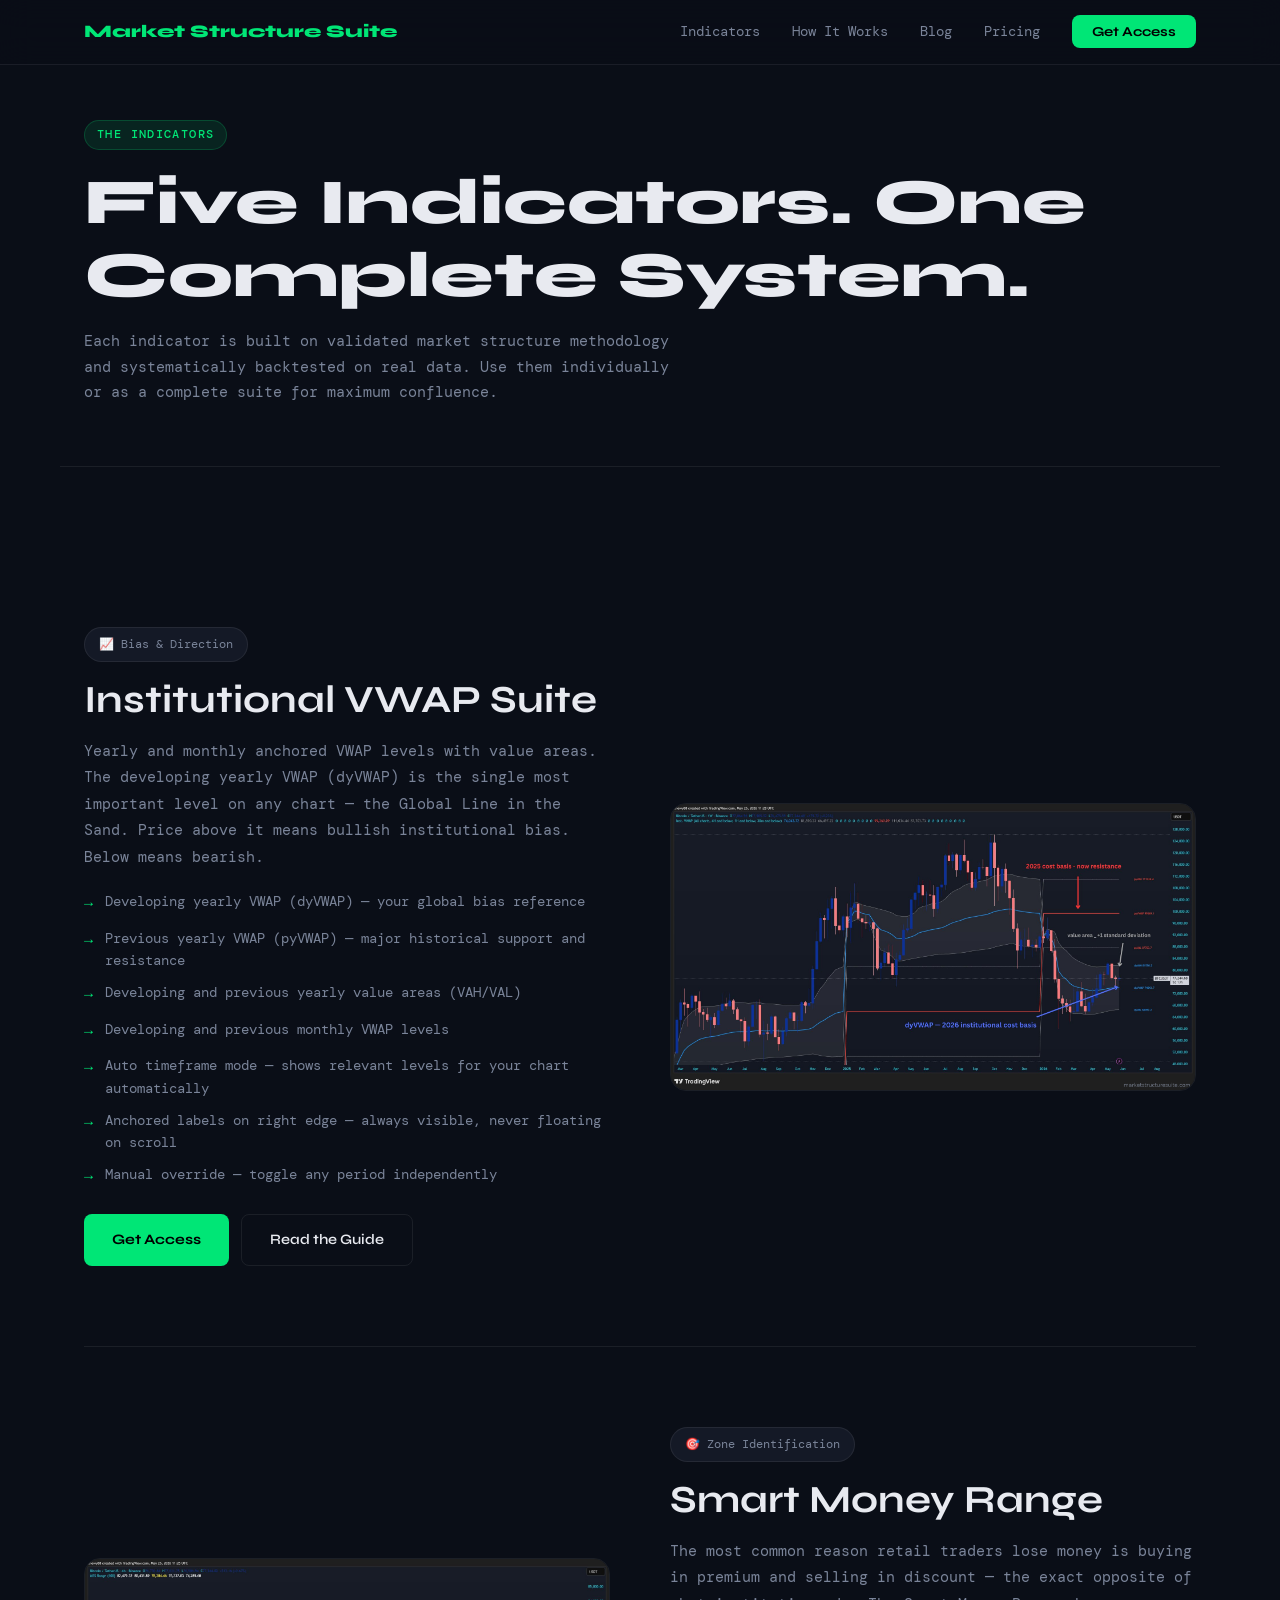
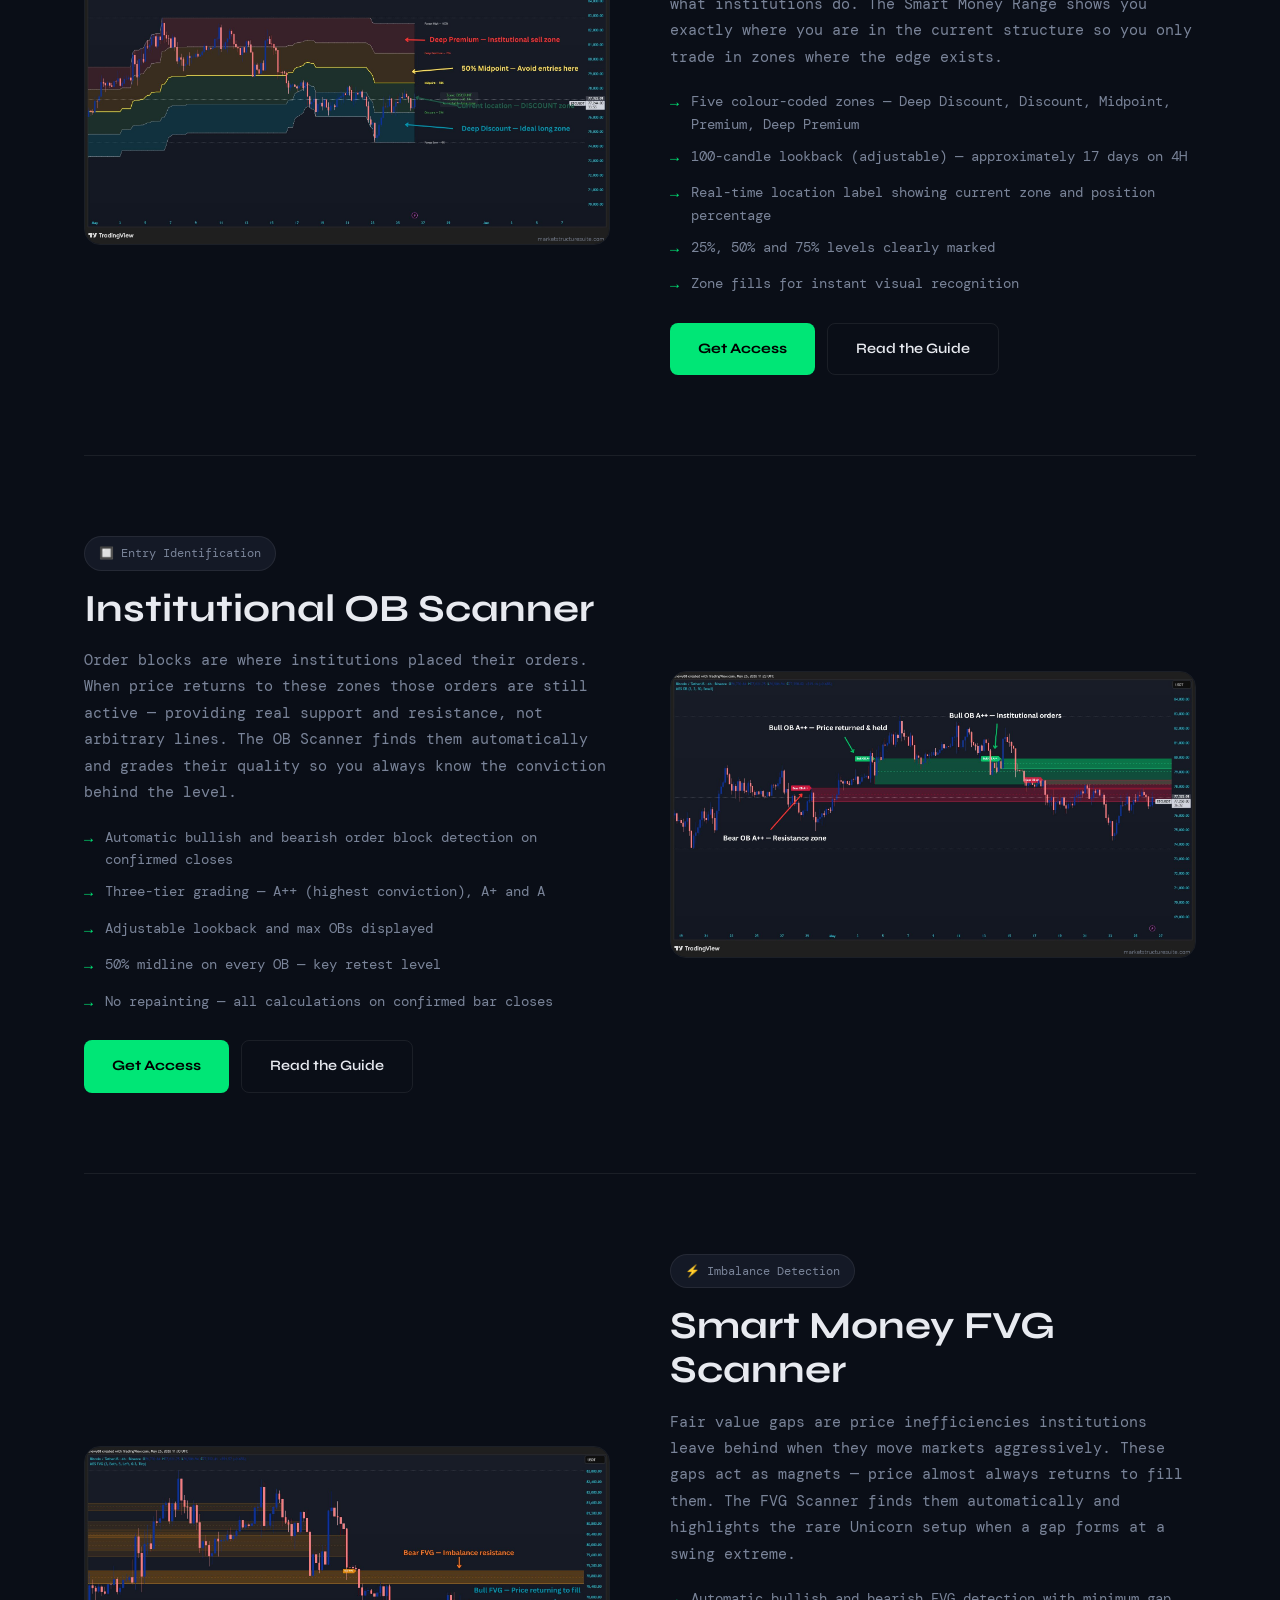
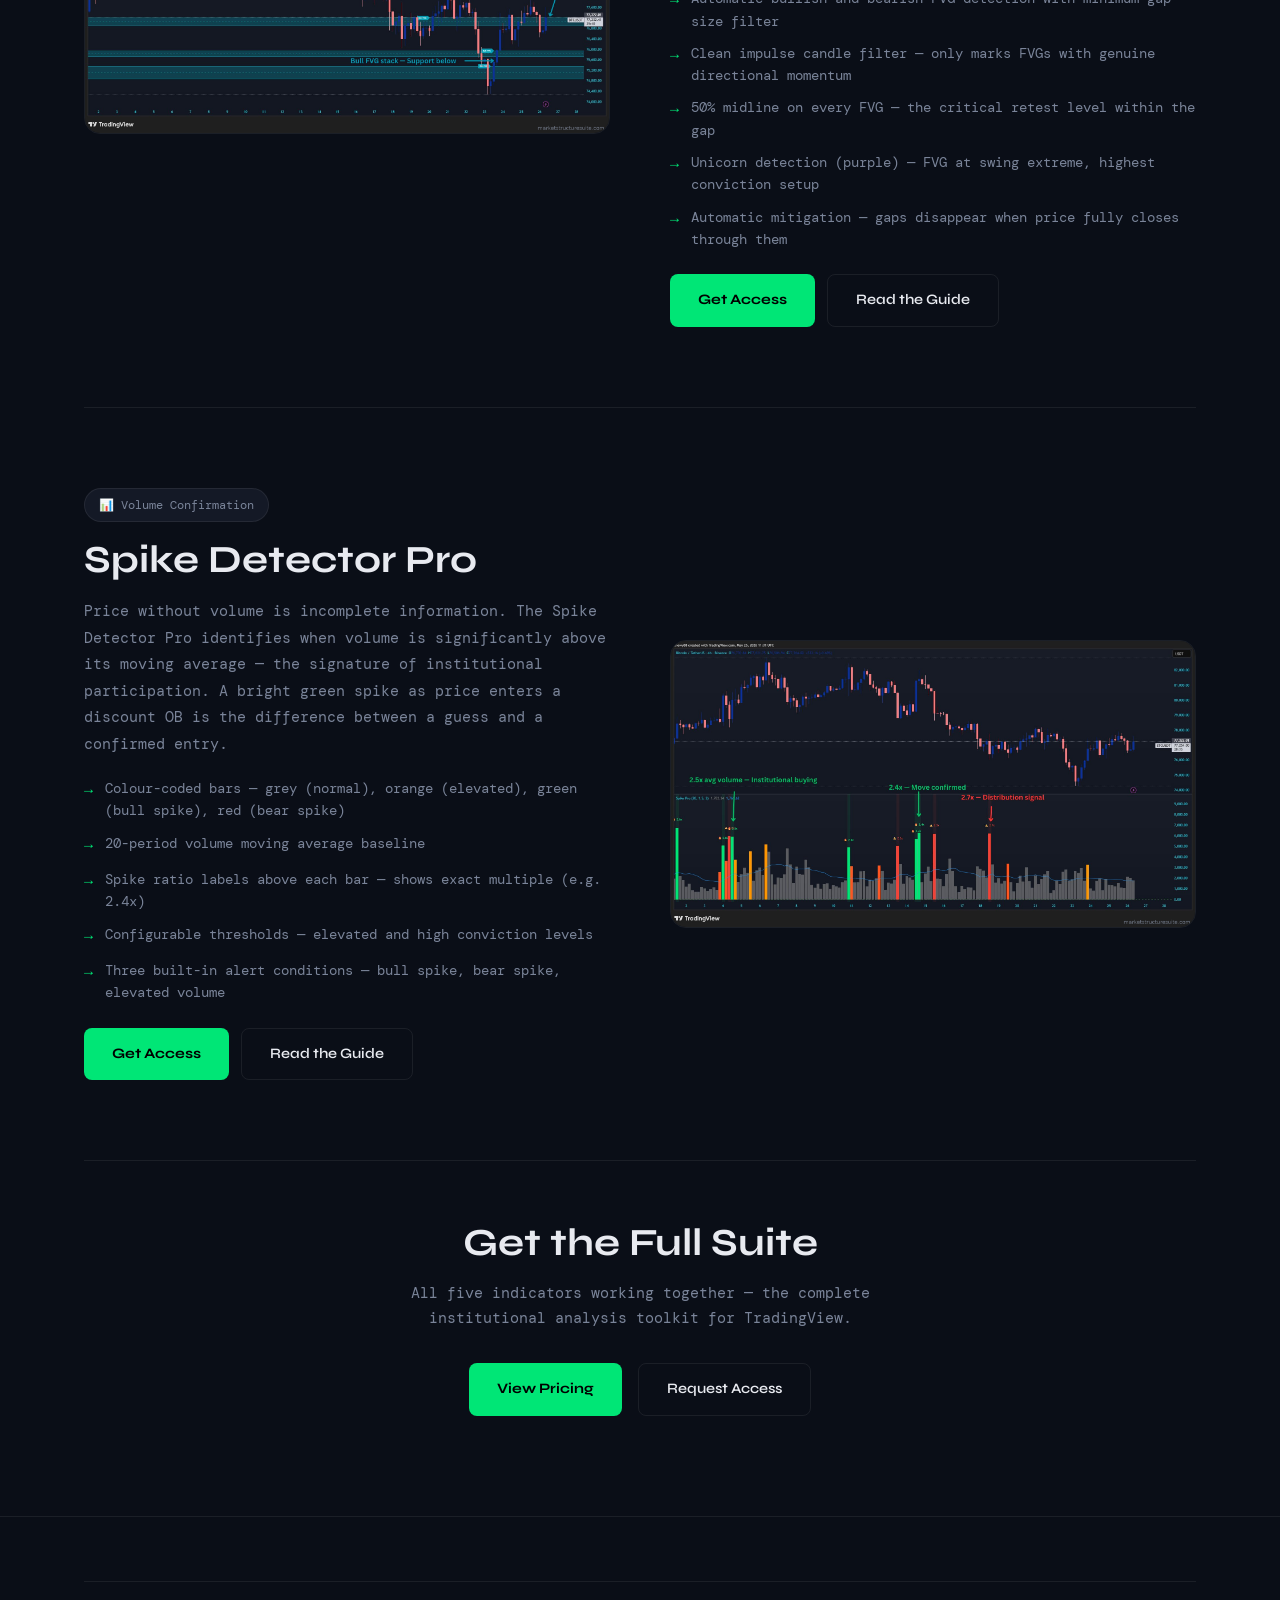
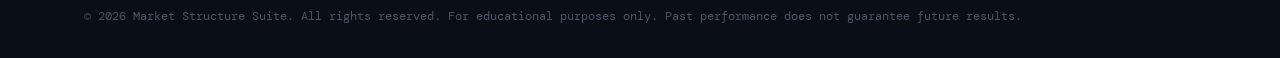
<file: indicators.html>
<!DOCTYPE html>
<html lang="en">
<head>
<meta charset="UTF-8">
<meta name="viewport" content="width=device-width, initial-scale=1.0">
<title>Indicators — Market Structure Suite</title>
<meta name="description" content="Five professional TradingView indicators — Institutional VWAP Suite, Smart Money Range, Institutional OB Scanner, Smart Money FVG Scanner and Spike Detector Pro.">
<meta name="keywords" content="TradingView order block indicator, VWAP indicator TradingView, fair value gap indicator, smart money range indicator, volume spike TradingView">
<link rel="preconnect" href="https://fonts.googleapis.com">
<link rel="preconnect" href="https://fonts.gstatic.com" crossorigin>
<link href="https://fonts.googleapis.com/css2?family=Syne:wght@400;600;700;800&family=DM+Mono:wght@300;400;500&display=swap" rel="stylesheet">
<link rel="stylesheet" href="css/style.css">
<style>
.indicator-section { padding: 80px 0; border-bottom: 1px solid var(--border); }
.indicator-section:last-child { border-bottom: none; }
.indicator-layout { display: grid; grid-template-columns: 1fr 1fr; gap: 60px; align-items: center; }
.indicator-layout.reverse { direction: rtl; }
.indicator-layout.reverse > * { direction: ltr; }
.indicator-screenshot { border-radius: var(--radius-lg); overflow: hidden; border: 1px solid var(--border); }
.indicator-screenshot img { width: 100%; height: auto; display: block; }
.feature-list { display: flex; flex-direction: column; gap: 10px; margin: 20px 0; }
.feature-item { display: flex; gap: 12px; align-items: flex-start; }
.feature-item::before { content: '→'; color: var(--accent); flex-shrink: 0; font-weight: 700; margin-top: 1px; }
.feature-item p { color: var(--text-muted); font-size: 0.87rem; line-height: 1.6; }
.indicator-badge { display: inline-flex; align-items: center; gap: 8px; background: var(--bg3); border: 1px solid var(--border); border-radius: 100px; padding: 6px 14px; font-size: 0.75rem; color: var(--text-muted); margin-bottom: 16px; }
@media (max-width: 768px) {
  .indicator-layout { grid-template-columns: 1fr; }
  .indicator-layout.reverse { direction: ltr; }
}
</style>
</head>
<body>

<nav class="nav">
  <div class="nav-inner">
    <a href="index.html" class="logo"><span class="logo-main">Market Structure Suite</span></a>
    <ul class="nav-links">
      <li><a href="indicators.html">Indicators</a></li>
      <li><a href="how-it-works.html">How It Works</a></li>
      <li><a href="blog.html">Blog</a></li>
      <li><a href="pricing.html">Pricing</a></li>
      <li><a href="contact.html" class="nav-cta">Get Access</a></li>
    </ul>
    <button class="hamburger" id="hamburger"><span></span><span></span><span></span></button>
  </div>
</nav>

<div class="page-header">
  <span class="section-tag">The Indicators</span>
  <h1>Five Indicators. One Complete System.</h1>
  <p>Each indicator is built on validated market structure methodology and systematically backtested on real data. Use them individually or as a complete suite for maximum confluence.</p>
</div>

<div style="max-width:1160px;margin:0 auto;padding:0 24px 100px;">

  <!-- VWAP -->
  <div class="indicator-section" id="vwap">
    <div class="indicator-layout">
      <div>
        <div class="indicator-badge">📈 Bias & Direction</div>
        <h2 style="margin-bottom:16px;">Institutional VWAP Suite</h2>
        <p style="color:var(--text-muted);font-size:0.92rem;margin-bottom:20px;line-height:1.8;">
          Yearly and monthly anchored VWAP levels with value areas. The developing yearly VWAP (dyVWAP) is the single most important level on any chart — the Global Line in the Sand. Price above it means bullish institutional bias. Below means bearish.
        </p>
        <div class="feature-list">
          <div class="feature-item"><p>Developing yearly VWAP (dyVWAP) — your global bias reference</p></div>
          <div class="feature-item"><p>Previous yearly VWAP (pyVWAP) — major historical support and resistance</p></div>
          <div class="feature-item"><p>Developing and previous yearly value areas (VAH/VAL)</p></div>
          <div class="feature-item"><p>Developing and previous monthly VWAP levels</p></div>
          <div class="feature-item"><p>Auto timeframe mode — shows relevant levels for your chart automatically</p></div>
          <div class="feature-item"><p>Anchored labels on right edge — always visible, never floating on scroll</p></div>
          <div class="feature-item"><p>Manual override — toggle any period independently</p></div>
        </div>
        <div style="display:flex;gap:12px;flex-wrap:wrap;margin-top:24px;">
          <a href="pricing.html" class="btn-primary">Get Access</a>
          <a href="blog/vwap-institutional-trading.html" class="btn-ghost">Read the Guide</a>
        </div>
      </div>
      <div class="indicator-screenshot">
        <img src="vwap-suite.png" alt="Institutional VWAP Suite — BTC Weekly chart showing dyVWAP and pyVWAP levels" loading="lazy">
      </div>
    </div>
  </div>

  <!-- RANGE -->
  <div class="indicator-section" id="range">
    <div class="indicator-layout reverse">
      <div>
        <div class="indicator-badge">🎯 Zone Identification</div>
        <h2 style="margin-bottom:16px;">Smart Money Range</h2>
        <p style="color:var(--text-muted);font-size:0.92rem;margin-bottom:20px;line-height:1.8;">
          The most common reason retail traders lose money is buying in premium and selling in discount — the exact opposite of what institutions do. The Smart Money Range shows you exactly where you are in the current structure so you only trade in zones where the edge exists.
        </p>
        <div class="feature-list">
          <div class="feature-item"><p>Five colour-coded zones — Deep Discount, Discount, Midpoint, Premium, Deep Premium</p></div>
          <div class="feature-item"><p>100-candle lookback (adjustable) — approximately 17 days on 4H</p></div>
          <div class="feature-item"><p>Real-time location label showing current zone and position percentage</p></div>
          <div class="feature-item"><p>25%, 50% and 75% levels clearly marked</p></div>
          <div class="feature-item"><p>Zone fills for instant visual recognition</p></div>
        </div>
        <div style="display:flex;gap:12px;flex-wrap:wrap;margin-top:24px;">
          <a href="pricing.html" class="btn-primary">Get Access</a>
          <a href="blog/premium-discount-zones.html" class="btn-ghost">Read the Guide</a>
        </div>
      </div>
      <div class="indicator-screenshot">
        <img src="range-scanner.png" alt="Smart Money Range — BTC 4H chart showing premium discount zones" loading="lazy">
      </div>
    </div>
  </div>

  <!-- OB -->
  <div class="indicator-section" id="ob">
    <div class="indicator-layout">
      <div>
        <div class="indicator-badge">🔲 Entry Identification</div>
        <h2 style="margin-bottom:16px;">Institutional OB Scanner</h2>
        <p style="color:var(--text-muted);font-size:0.92rem;margin-bottom:20px;line-height:1.8;">
          Order blocks are where institutions placed their orders. When price returns to these zones those orders are still active — providing real support and resistance, not arbitrary lines. The OB Scanner finds them automatically and grades their quality so you always know the conviction behind the level.
        </p>
        <div class="feature-list">
          <div class="feature-item"><p>Automatic bullish and bearish order block detection on confirmed closes</p></div>
          <div class="feature-item"><p>Three-tier grading — A++ (highest conviction), A+ and A</p></div>
          <div class="feature-item"><p>Adjustable lookback and max OBs displayed</p></div>
          <div class="feature-item"><p>50% midline on every OB — key retest level</p></div>
          <div class="feature-item"><p>No repainting — all calculations on confirmed bar closes</p></div>
        </div>
        <div style="display:flex;gap:12px;flex-wrap:wrap;margin-top:24px;">
          <a href="pricing.html" class="btn-primary">Get Access</a>
          <a href="blog/order-blocks-explained.html" class="btn-ghost">Read the Guide</a>
        </div>
      </div>
      <div class="indicator-screenshot">
        <img src="ob-scanner.png" alt="Institutional OB Scanner — BTC 4H chart showing A++ order blocks" loading="lazy">
      </div>
    </div>
  </div>

  <!-- FVG -->
  <div class="indicator-section" id="fvg">
    <div class="indicator-layout reverse">
      <div>
        <div class="indicator-badge">⚡ Imbalance Detection</div>
        <h2 style="margin-bottom:16px;">Smart Money FVG Scanner</h2>
        <p style="color:var(--text-muted);font-size:0.92rem;margin-bottom:20px;line-height:1.8;">
          Fair value gaps are price inefficiencies institutions leave behind when they move markets aggressively. These gaps act as magnets — price almost always returns to fill them. The FVG Scanner finds them automatically and highlights the rare Unicorn setup when a gap forms at a swing extreme.
        </p>
        <div class="feature-list">
          <div class="feature-item"><p>Automatic bullish and bearish FVG detection with minimum gap size filter</p></div>
          <div class="feature-item"><p>Clean impulse candle filter — only marks FVGs with genuine directional momentum</p></div>
          <div class="feature-item"><p>50% midline on every FVG — the critical retest level within the gap</p></div>
          <div class="feature-item"><p>Unicorn detection (purple) — FVG at swing extreme, highest conviction setup</p></div>
          <div class="feature-item"><p>Automatic mitigation — gaps disappear when price fully closes through them</p></div>
        </div>
        <div style="display:flex;gap:12px;flex-wrap:wrap;margin-top:24px;">
          <a href="pricing.html" class="btn-primary">Get Access</a>
          <a href="blog/fair-value-gaps.html" class="btn-ghost">Read the Guide</a>
        </div>
      </div>
      <div class="indicator-screenshot">
        <img src="fvg-scanner.png" alt="Smart Money FVG Scanner — BTC 4H chart showing fair value gaps" loading="lazy">
      </div>
    </div>
  </div>

  <!-- VOLUME -->
  <div class="indicator-section" id="volume">
    <div class="indicator-layout">
      <div>
        <div class="indicator-badge">📊 Volume Confirmation</div>
        <h2 style="margin-bottom:16px;">Spike Detector Pro</h2>
        <p style="color:var(--text-muted);font-size:0.92rem;margin-bottom:20px;line-height:1.8;">
          Price without volume is incomplete information. The Spike Detector Pro identifies when volume is significantly above its moving average — the signature of institutional participation. A bright green spike as price enters a discount OB is the difference between a guess and a confirmed entry.
        </p>
        <div class="feature-list">
          <div class="feature-item"><p>Colour-coded bars — grey (normal), orange (elevated), green (bull spike), red (bear spike)</p></div>
          <div class="feature-item"><p>20-period volume moving average baseline</p></div>
          <div class="feature-item"><p>Spike ratio labels above each bar — shows exact multiple (e.g. 2.4x)</p></div>
          <div class="feature-item"><p>Configurable thresholds — elevated and high conviction levels</p></div>
          <div class="feature-item"><p>Three built-in alert conditions — bull spike, bear spike, elevated volume</p></div>
        </div>
        <div style="display:flex;gap:12px;flex-wrap:wrap;margin-top:24px;">
          <a href="pricing.html" class="btn-primary">Get Access</a>
          <a href="blog/volume-spike-trading.html" class="btn-ghost">Read the Guide</a>
        </div>
      </div>
      <div class="indicator-screenshot">
        <img src="spike-detector.png" alt="Spike Detector Pro — BTC 4H chart showing volume spikes with ratio labels" loading="lazy">
      </div>
    </div>
  </div>

  <!-- BOTTOM CTA -->
  <div style="text-align:center;padding:60px 0 0;">
    <h2 style="margin-bottom:16px;">Get the Full Suite</h2>
    <p style="color:var(--text-muted);max-width:500px;margin:0 auto 32px;font-size:0.92rem;">All five indicators working together — the complete institutional analysis toolkit for TradingView.</p>
    <div style="display:flex;gap:16px;justify-content:center;flex-wrap:wrap;">
      <a href="pricing.html" class="btn-primary">View Pricing</a>
      <a href="contact.html" class="btn-ghost">Request Access</a>
    </div>
  </div>

</div>

<footer class="footer">
  <div class="section-inner">
    <div class="footer-bottom">
      <p>© 2026 Market Structure Suite. All rights reserved. For educational purposes only. Past performance does not guarantee future results.</p>
    </div>
  </div>
</footer>

<script src="js/main.js"></script>
</body>
</html>
</file>
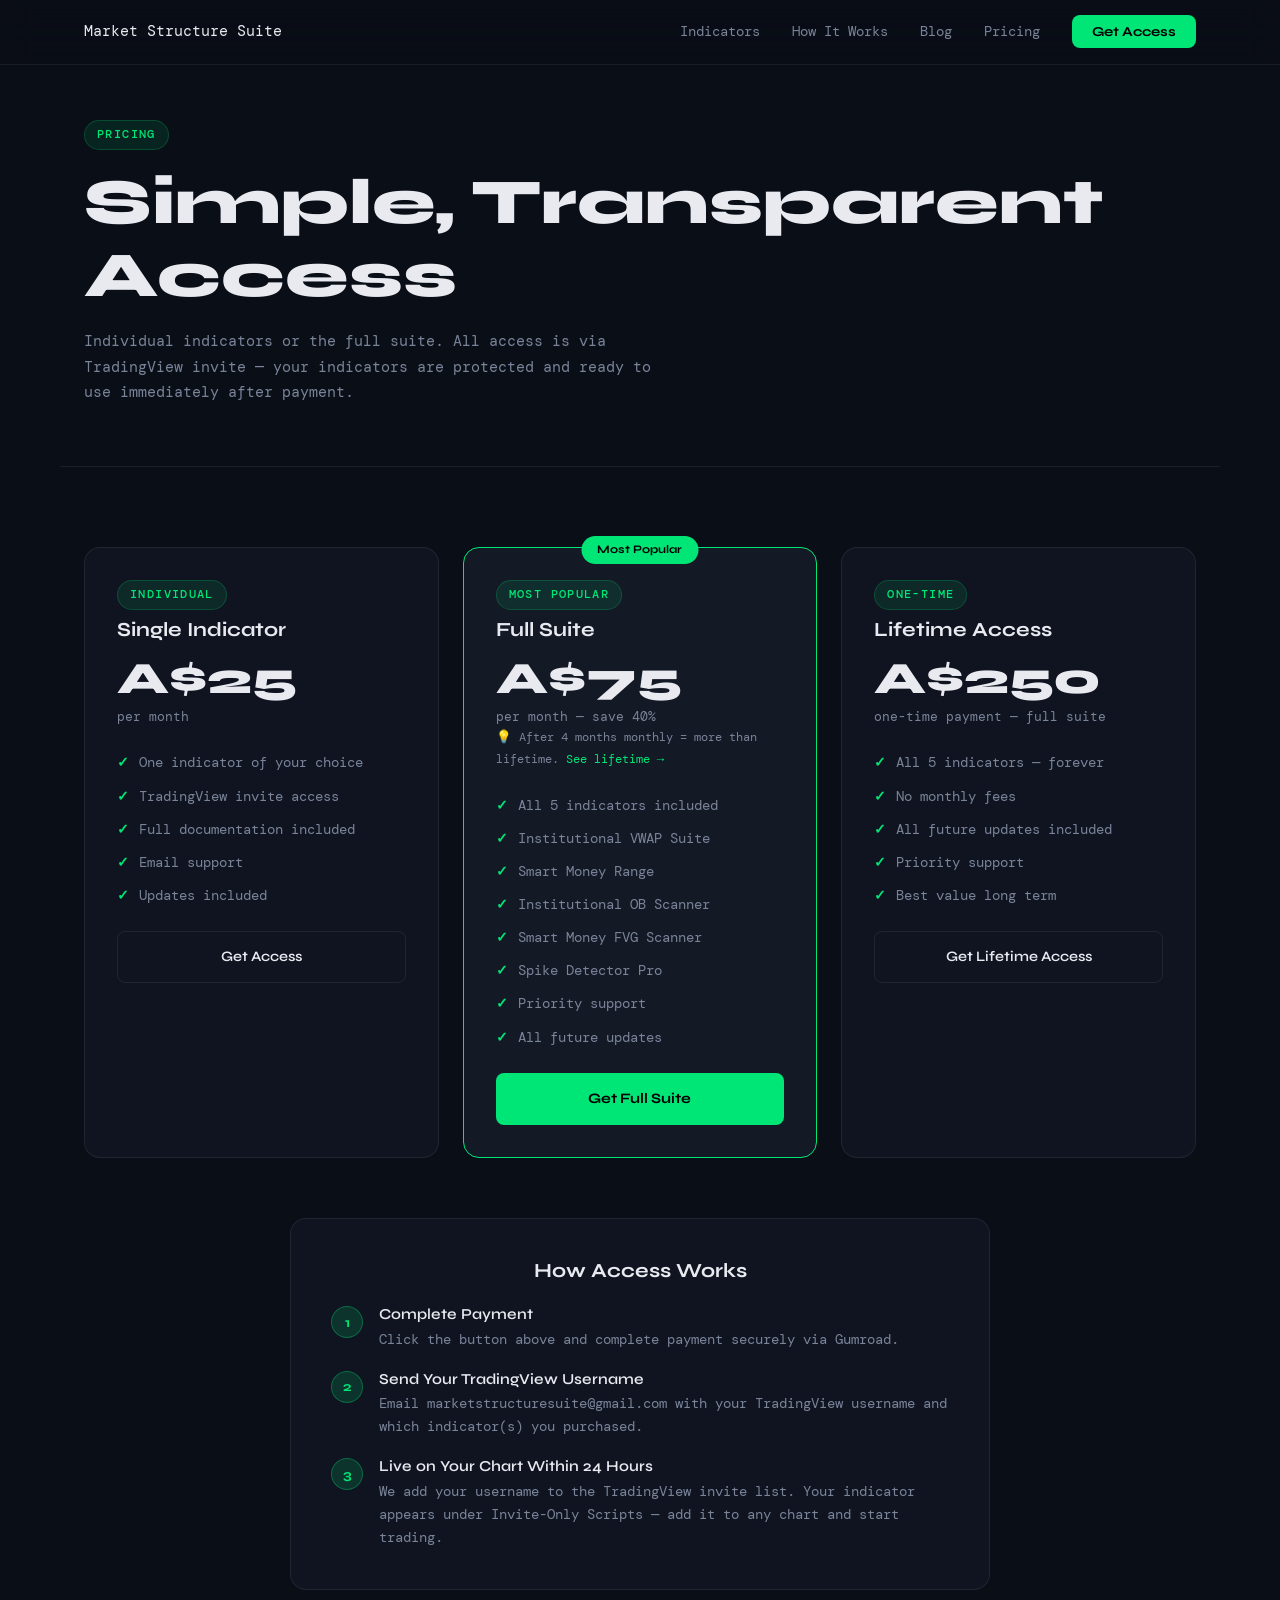
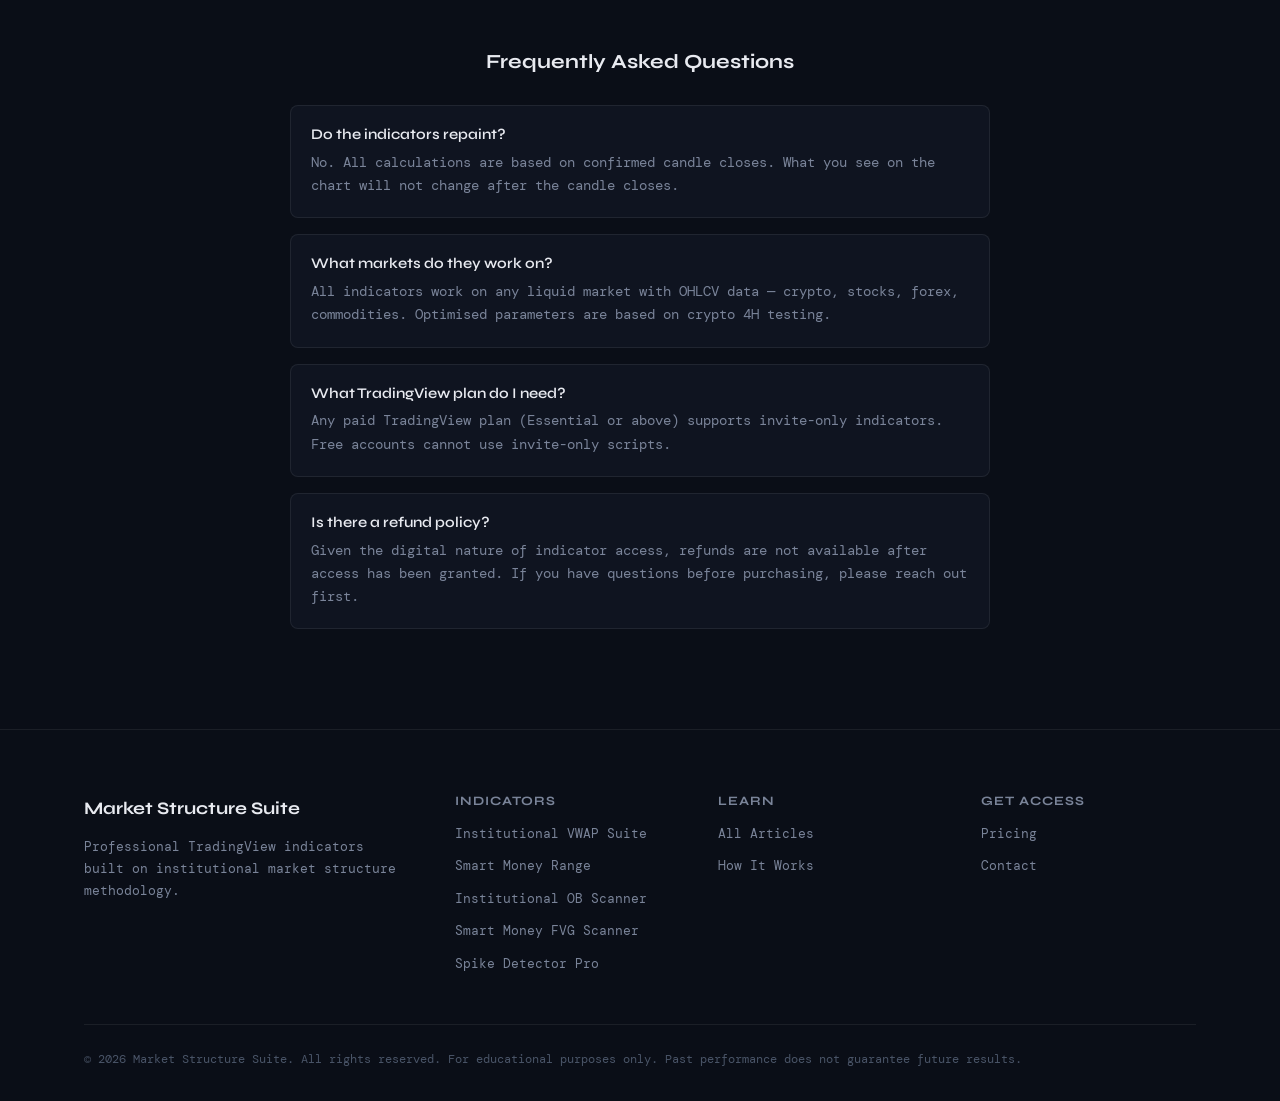
<file: pricing.html>
<!DOCTYPE html>
<html lang="en">
<head>
<meta charset="UTF-8">
<meta name="viewport" content="width=device-width, initial-scale=1.0">
<title>Pricing — Market Structure Suite</title>
<meta name="description" content="Get access to the Market Structure Suite. Individual indicators or the full bundle — professional TradingView tools built on institutional methodology.">
<link rel="preconnect" href="https://fonts.googleapis.com">
<link rel="preconnect" href="https://fonts.gstatic.com" crossorigin>
<link href="https://fonts.googleapis.com/css2?family=Syne:wght@400;600;700;800&family=DM+Mono:wght@300;400;500&display=swap" rel="stylesheet">
<link rel="stylesheet" href="css/style.css">
</head>
<body>

<nav class="nav">
  <div class="nav-inner">
    <a href="index.html" class="logo">
      <span class="logo-tag">Market Structure Suite</span>
    </a>
    <ul class="nav-links">
      <li><a href="indicators.html">Indicators</a></li>
      <li><a href="how-it-works.html">How It Works</a></li>
      <li><a href="blog.html">Blog</a></li>
      <li><a href="pricing.html">Pricing</a></li>
      <li><a href="contact.html" class="nav-cta">Get Access</a></li>
    </ul>
    <button class="hamburger" id="hamburger"><span></span><span></span><span></span></button>
  </div>
</nav>

<div class="page-header">
  <span class="section-tag">Pricing</span>
  <h1>Simple, Transparent Access</h1>
  <p>Individual indicators or the full suite. All access is via TradingView invite — your indicators are protected and ready to use immediately after payment.</p>
</div>

<section style="padding: 0 0 100px;">
  <div class="section-inner">

    <div class="pricing-grid">

      <div class="pricing-card">
        <div class="section-tag" style="margin-bottom: 8px;">Individual</div>
        <h3>Single Indicator</h3>
        <div class="price-amount">A$25</div>
        <div class="price-period">per month</div>
        <ul class="price-features">
          <li>One indicator of your choice</li>
          <li>TradingView invite access</li>
          <li>Full documentation included</li>
          <li>Email support</li>
          <li>Updates included</li>
        </ul>
        <a href="https://marketstructure4.gumroad.com/l/dbhwwu" target="_blank" class="btn-ghost" style="width: 100%; justify-content: center;">Get Access</a>
      </div>

      <div class="pricing-card featured">
        <div class="section-tag" style="margin-bottom: 8px;">Most Popular</div>
        <h3>Full Suite</h3>
        <div class="price-amount">A$75</div>
        <div class="price-period">per month — save 40%</div>
        <p style="font-family:'DM Mono',monospace;font-size:0.78rem;color:var(--text-muted);margin-bottom:16px;">💡 After 4 months monthly = more than lifetime. <a href="#lifetime" style="color:var(--accent);">See lifetime →</a></p>
        <ul class="price-features">
          <li>All 5 indicators included</li>
          <li>Institutional VWAP Suite</li>
          <li>Smart Money Range</li>
          <li>Institutional OB Scanner</li>
          <li>Smart Money FVG Scanner</li>
          <li>Spike Detector Pro</li>
          <li>Priority support</li>
          <li>All future updates</li>
        </ul>
        <a href="https://marketstructure4.gumroad.com/l/puporf" target="_blank" class="btn-primary" style="width: 100%; justify-content: center;">Get Full Suite</a>
      </div>

      <div class="pricing-card" id="lifetime">
        <div class="section-tag" style="margin-bottom: 8px;">One-Time</div>
        <h3>Lifetime Access</h3>
        <div class="price-amount">A$250</div>
        <div class="price-period">one-time payment — full suite</div>
        <ul class="price-features">
          <li>All 5 indicators — forever</li>
          <li>No monthly fees</li>
          <li>All future updates included</li>
          <li>Priority support</li>
          <li>Best value long term</li>
        </ul>
        <a href="https://marketstructure4.gumroad.com/l/zocagl" target="_blank" class="btn-ghost" style="width: 100%; justify-content: center;">Get Lifetime Access</a>
      </div>

    </div>

    <!-- HOW ACCESS WORKS -->
    <div style="background: var(--bg2); border: 1px solid var(--border); border-radius: var(--radius-lg); padding: 40px; max-width: 700px; margin: 0 auto 60px;">
      <h3 style="margin-bottom: 24px; text-align: center;">How Access Works</h3>
      <div style="display: flex; flex-direction: column; gap: 20px;">
        <div style="display: flex; gap: 16px; align-items: flex-start;">
          <div style="background: rgba(0,230,118,0.15); border: 1px solid rgba(0,230,118,0.3); border-radius: 50%; width: 32px; height: 32px; display: flex; align-items: center; justify-content: center; flex-shrink: 0; font-family: var(--font-head); font-weight: 700; color: var(--accent); font-size: 0.85rem;">1</div>
          <div>
            <h4 style="margin-bottom: 4px; font-size: 0.95rem;">Complete Payment</h4>
            <p style="color: var(--text-muted); font-size: 0.85rem;">Click the button above and complete payment securely via Gumroad.</p>
          </div>
        </div>
        <div style="display: flex; gap: 16px; align-items: flex-start;">
          <div style="background: rgba(0,230,118,0.15); border: 1px solid rgba(0,230,118,0.3); border-radius: 50%; width: 32px; height: 32px; display: flex; align-items: center; justify-content: center; flex-shrink: 0; font-family: var(--font-head); font-weight: 700; color: var(--accent); font-size: 0.85rem;">2</div>
          <div>
            <h4 style="margin-bottom: 4px; font-size: 0.95rem;">Send Your TradingView Username</h4>
            <p style="color: var(--text-muted); font-size: 0.85rem;">Email marketstructuresuite@gmail.com with your TradingView username and which indicator(s) you purchased.</p>
          </div>
        </div>
        <div style="display: flex; gap: 16px; align-items: flex-start;">
          <div style="background: rgba(0,230,118,0.15); border: 1px solid rgba(0,230,118,0.3); border-radius: 50%; width: 32px; height: 32px; display: flex; align-items: center; justify-content: center; flex-shrink: 0; font-family: var(--font-head); font-weight: 700; color: var(--accent); font-size: 0.85rem;">3</div>
          <div>
            <h4 style="margin-bottom: 4px; font-size: 0.95rem;">Live on Your Chart Within 24 Hours</h4>
            <p style="color: var(--text-muted); font-size: 0.85rem;">We add your username to the TradingView invite list. Your indicator appears under Invite-Only Scripts — add it to any chart and start trading.</p>
          </div>
        </div>
      </div>
    </div>

    <!-- FAQ -->
    <div style="max-width: 700px; margin: 0 auto;">
      <h3 style="text-align: center; margin-bottom: 32px;">Frequently Asked Questions</h3>
      <div style="display: flex; flex-direction: column; gap: 16px;">
        <div style="background: var(--bg2); border: 1px solid var(--border); border-radius: var(--radius); padding: 20px;">
          <h4 style="margin-bottom: 8px; font-size: 0.92rem;">Do the indicators repaint?</h4>
          <p style="color: var(--text-muted); font-size: 0.85rem;">No. All calculations are based on confirmed candle closes. What you see on the chart will not change after the candle closes.</p>
        </div>
        <div style="background: var(--bg2); border: 1px solid var(--border); border-radius: var(--radius); padding: 20px;">
          <h4 style="margin-bottom: 8px; font-size: 0.92rem;">What markets do they work on?</h4>
          <p style="color: var(--text-muted); font-size: 0.85rem;">All indicators work on any liquid market with OHLCV data — crypto, stocks, forex, commodities. Optimised parameters are based on crypto 4H testing.</p>
        </div>
        <div style="background: var(--bg2); border: 1px solid var(--border); border-radius: var(--radius); padding: 20px;">
          <h4 style="margin-bottom: 8px; font-size: 0.92rem;">What TradingView plan do I need?</h4>
          <p style="color: var(--text-muted); font-size: 0.85rem;">Any paid TradingView plan (Essential or above) supports invite-only indicators. Free accounts cannot use invite-only scripts.</p>
        </div>
        <div style="background: var(--bg2); border: 1px solid var(--border); border-radius: var(--radius); padding: 20px;">
          <h4 style="margin-bottom: 8px; font-size: 0.92rem;">Is there a refund policy?</h4>
          <p style="color: var(--text-muted); font-size: 0.85rem;">Given the digital nature of indicator access, refunds are not available after access has been granted. If you have questions before purchasing, please reach out first.</p>
        </div>
      </div>
    </div>

  </div>
</section>

<footer class="footer">
  <div class="section-inner">
    <div class="footer-inner">
      <div class="footer-brand">
        <span style="font-family: var(--font-head); font-weight: 700; font-size: 1.1rem;">Market Structure Suite</span>
        <p>Professional TradingView indicators built on institutional market structure methodology.</p>
      </div>
      <div class="footer-links">
        <div class="footer-col">
          <h5>Indicators</h5>
          <a href="indicators.html#vwap">Institutional VWAP Suite</a>
          <a href="indicators.html#range">Smart Money Range</a>
          <a href="indicators.html#ob">Institutional OB Scanner</a>
          <a href="indicators.html#fvg">Smart Money FVG Scanner</a>
          <a href="indicators.html#volume">Spike Detector Pro</a>
        </div>
        <div class="footer-col">
          <h5>Learn</h5>
          <a href="blog.html">All Articles</a>
          <a href="how-it-works.html">How It Works</a>
        </div>
        <div class="footer-col">
          <h5>Get Access</h5>
          <a href="pricing.html">Pricing</a>
          <a href="contact.html">Contact</a>
        </div>
      </div>
    </div>
    <div class="footer-bottom">
      <p>© 2026 Market Structure Suite. All rights reserved. For educational purposes only. Past performance does not guarantee future results.</p>
    </div>
  </div>
</footer>

<script src="js/main.js"></script>
</body>
</html>
</file>
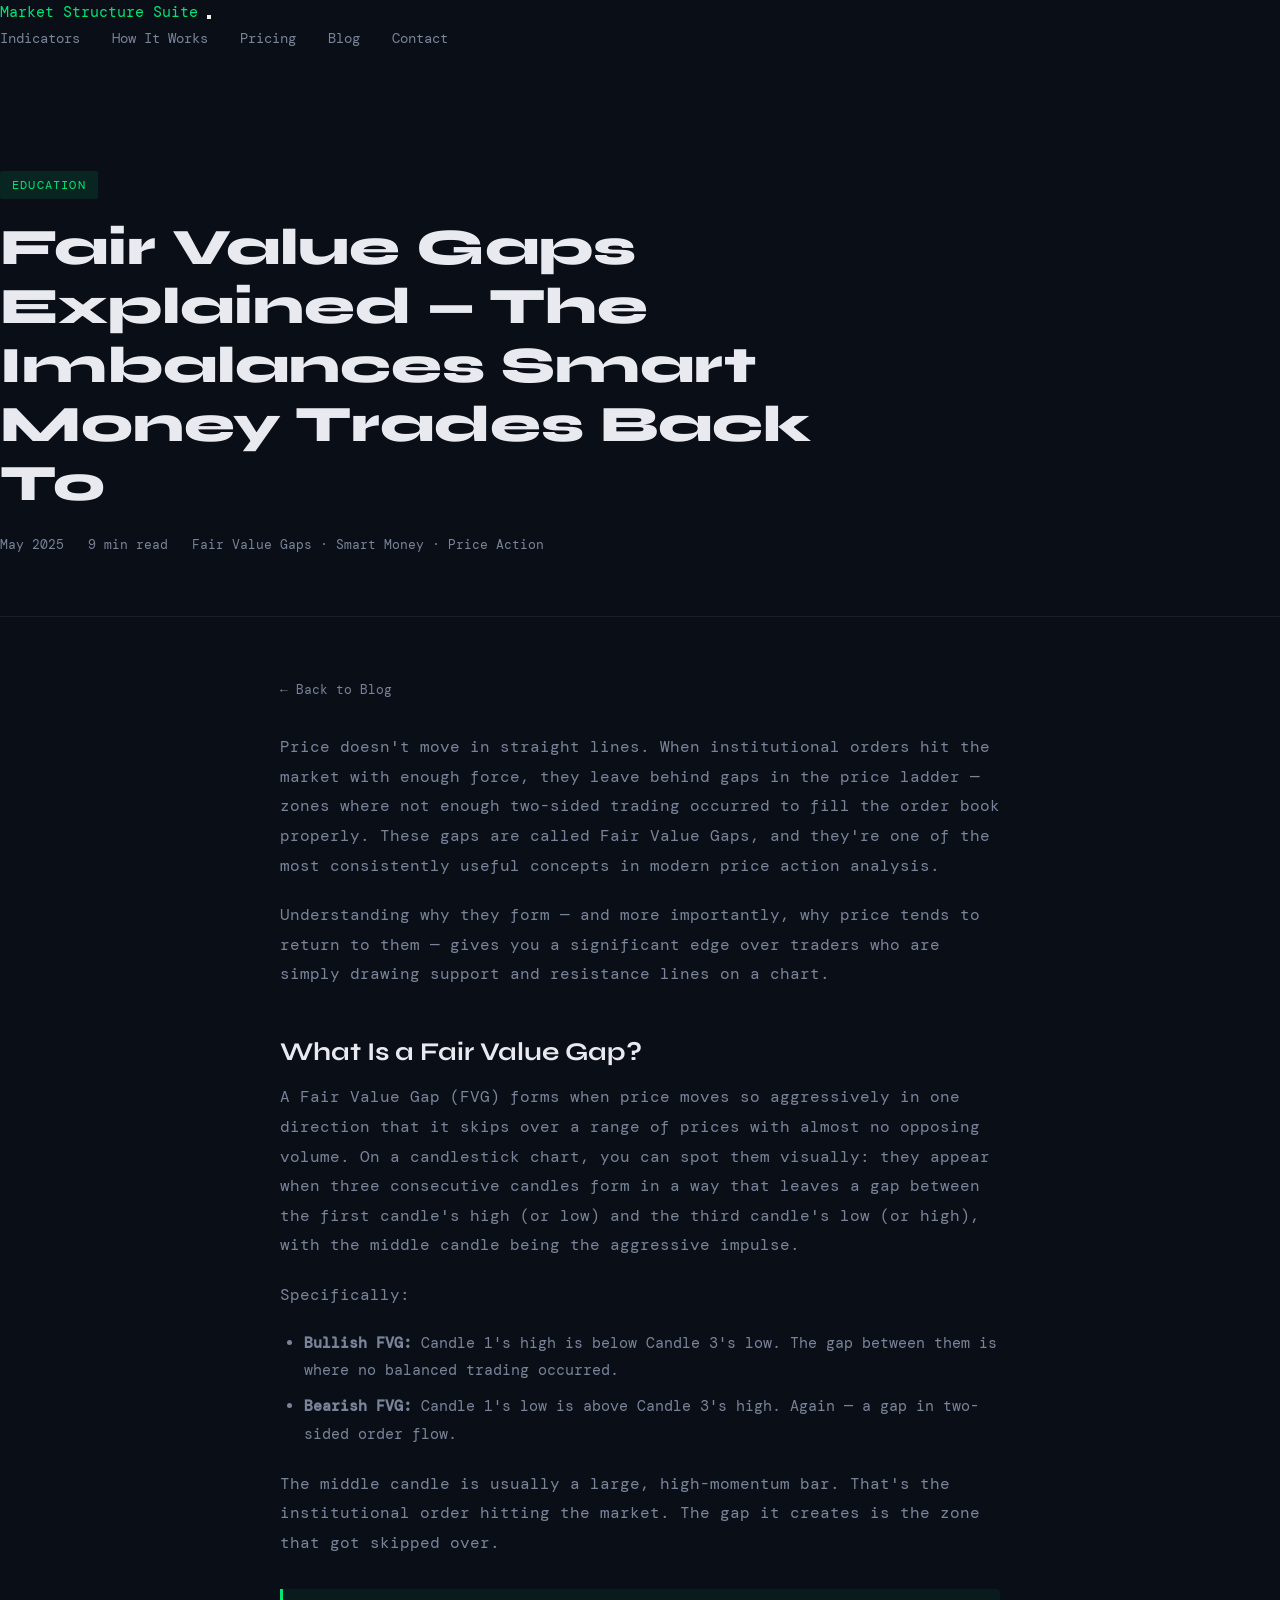
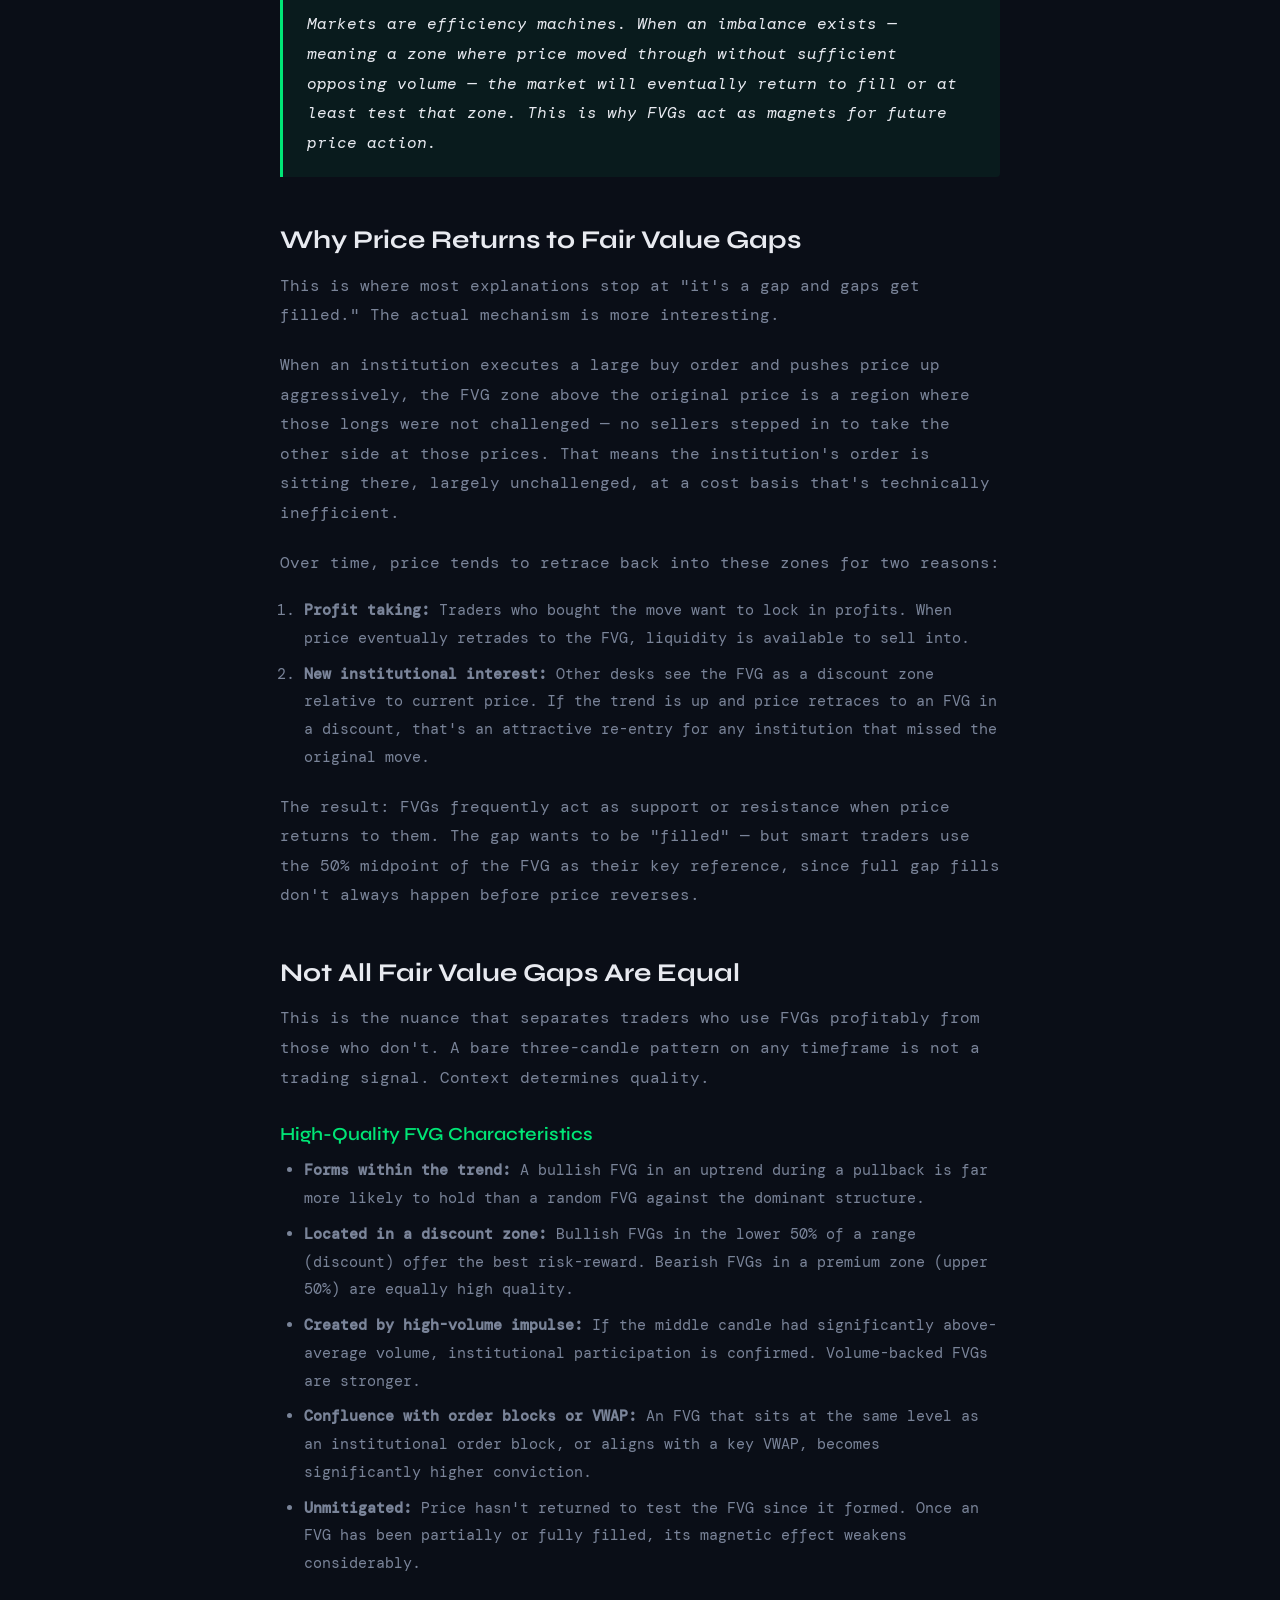
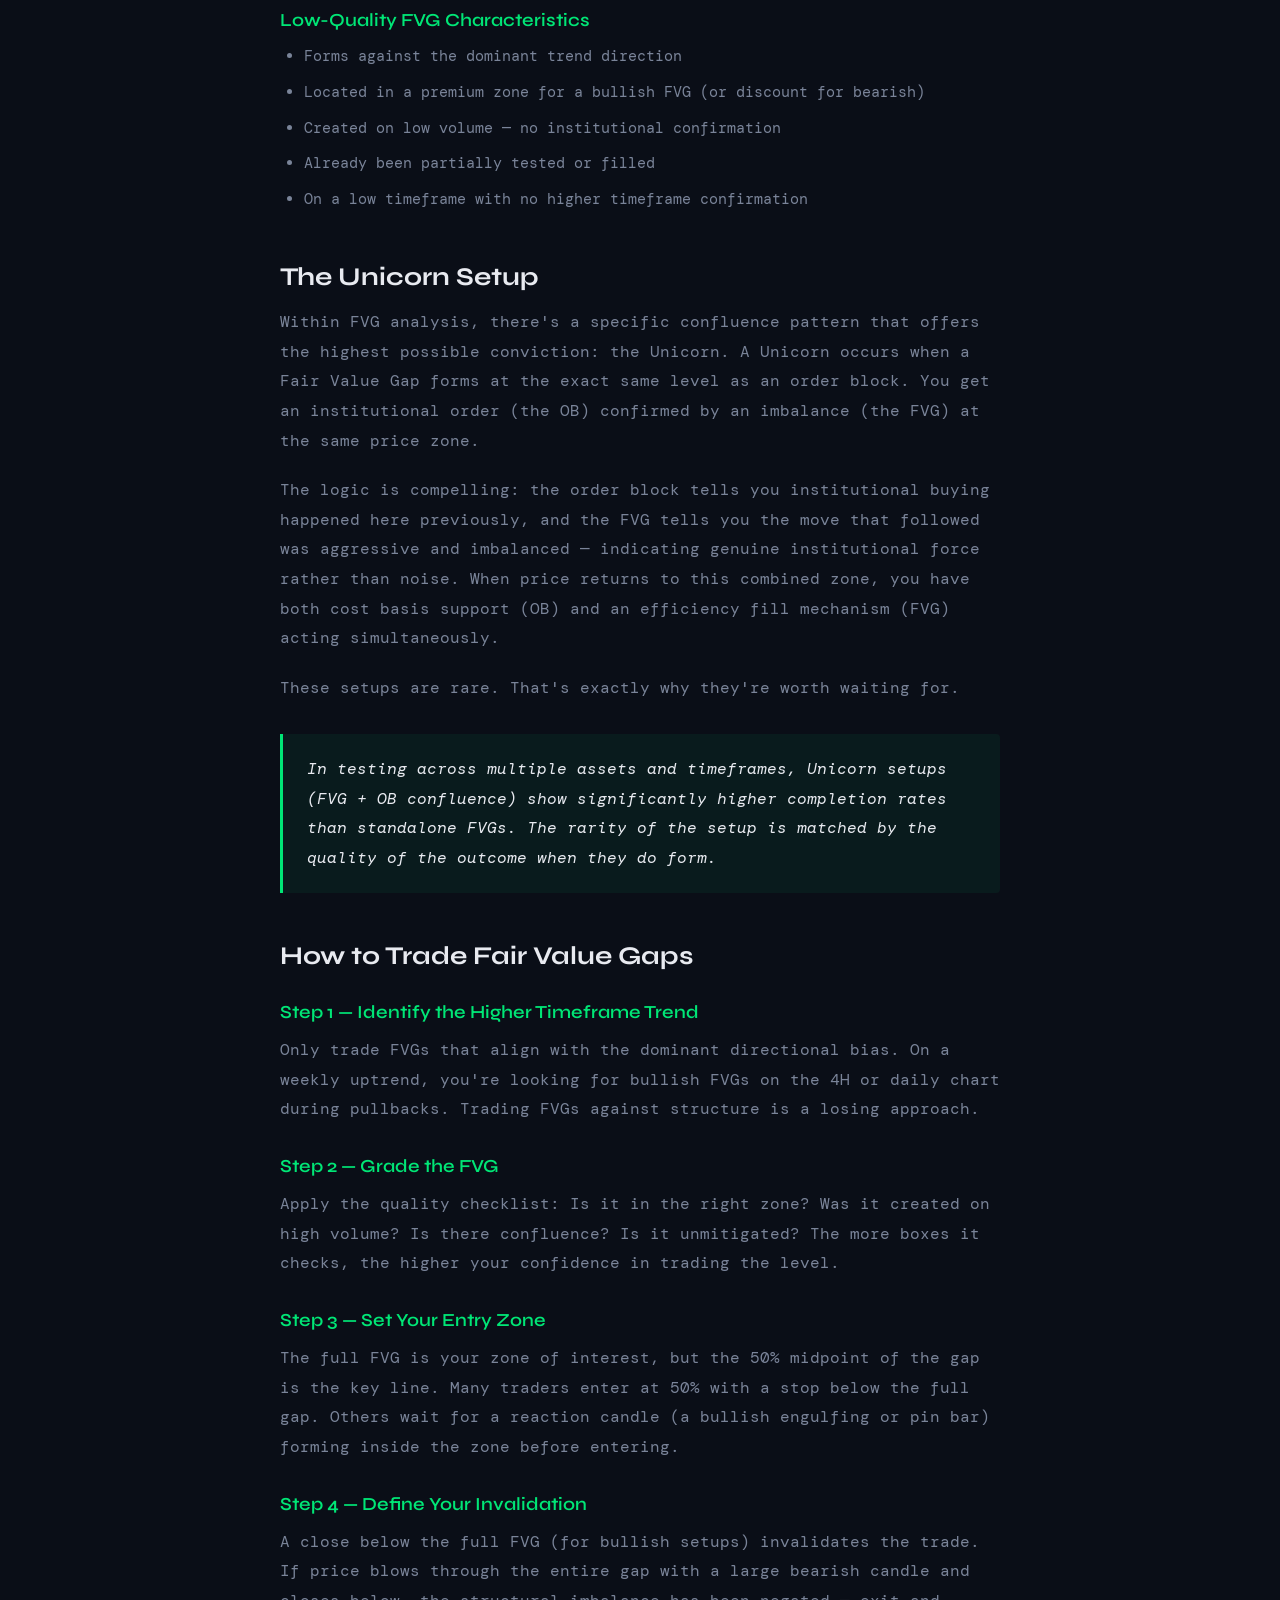
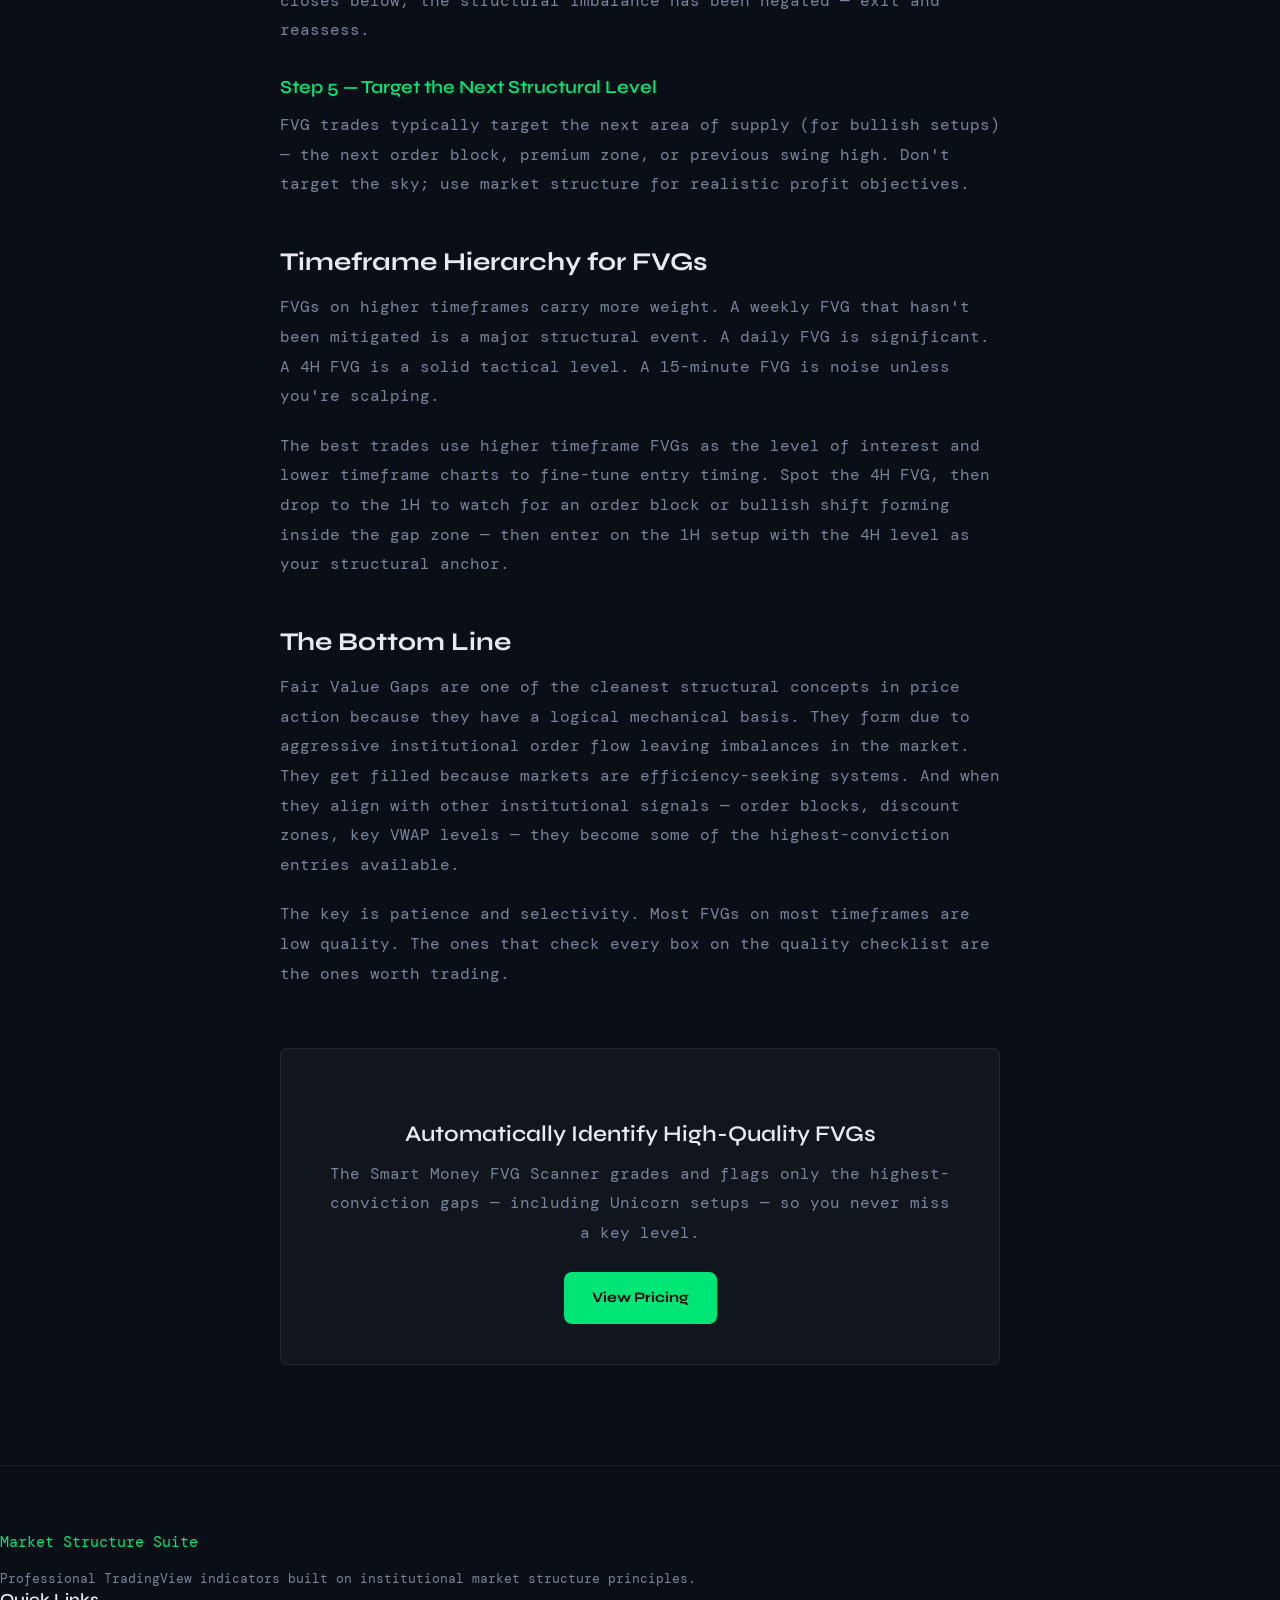
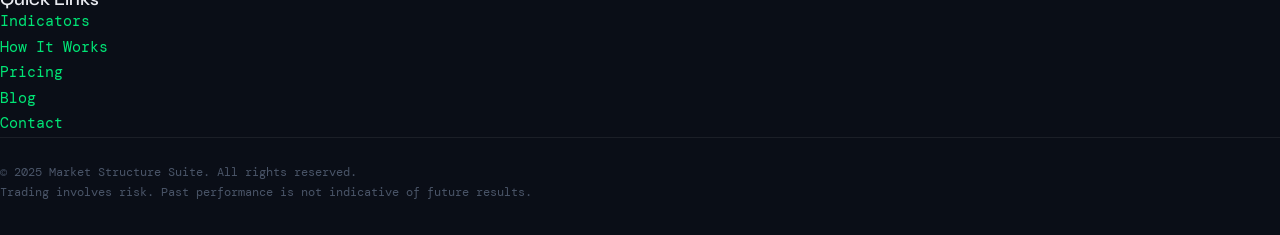
<file: blog/fair-value-gaps.html>
<!DOCTYPE html>
<html lang="en">
<head>
  <meta charset="UTF-8" />
  <meta name="viewport" content="width=device-width, initial-scale=1.0" />
  <title>Fair Value Gaps Explained — The Imbalances Smart Money Trades Back To | Market Structure Suite</title>
  <meta name="description" content="Fair Value Gaps (FVGs) are price imbalances left by aggressive institutional moves. Learn how to identify, grade, and trade FVGs the way smart money does." />
  <meta name="keywords" content="fair value gap, FVG trading, smart money concepts, price imbalance, ICT fair value gap, TradingView FVG indicator" />
  <link rel="canonical" href="https://marketstructuresuite.com/blog/fair-value-gaps.html" />
  <link rel="preconnect" href="https://fonts.googleapis.com" />
  <link rel="preconnect" href="https://fonts.gstatic.com" crossorigin />
  <link href="https://fonts.googleapis.com/css2?family=Syne:wght@400;600;700;800&family=DM+Mono:ital,wght@0,400;0,500;1,400&display=swap" rel="stylesheet" />
  <link rel="stylesheet" href="../css/style.css" />
  <style>
    .blog-hero {
      padding: 120px 0 60px;
      border-bottom: 1px solid rgba(255,255,255,0.07);
    }
    .blog-hero .category-tag {
      display: inline-block;
      background: rgba(0,230,118,0.1);
      color: var(--accent);
      font-family: 'DM Mono', monospace;
      font-size: 0.75rem;
      letter-spacing: 0.1em;
      text-transform: uppercase;
      padding: 4px 12px;
      border-radius: 2px;
      margin-bottom: 20px;
    }
    .blog-hero h1 {
      font-size: clamp(2rem, 5vw, 3.2rem);
      font-weight: 800;
      line-height: 1.15;
      max-width: 820px;
      margin-bottom: 20px;
    }
    .blog-meta {
      font-family: 'DM Mono', monospace;
      font-size: 0.8rem;
      color: var(--text-muted);
      display: flex;
      gap: 24px;
      flex-wrap: wrap;
    }
    .blog-content {
      max-width: 760px;
      margin: 0 auto;
      padding: 60px 20px 100px;
    }
    .blog-content h2 {
      font-size: 1.6rem;
      font-weight: 700;
      margin: 48px 0 16px;
      color: var(--text);
    }
    .blog-content h3 {
      font-size: 1.15rem;
      font-weight: 600;
      margin: 32px 0 12px;
      color: var(--accent);
    }
    .blog-content p {
      color: var(--text-muted);
      line-height: 1.85;
      margin-bottom: 20px;
      font-size: 1rem;
    }
    .blog-content ul, .blog-content ol {
      color: var(--text-muted);
      line-height: 1.85;
      margin: 0 0 20px 24px;
    }
    .blog-content li { margin-bottom: 8px; }
    .callout-box {
      background: rgba(0,230,118,0.06);
      border-left: 3px solid var(--accent);
      padding: 20px 24px;
      margin: 32px 0;
      border-radius: 0 4px 4px 0;
    }
    .callout-box p { margin: 0; color: var(--text); font-style: italic; }
    .blog-cta {
      background: rgba(255,255,255,0.03);
      border: 1px solid rgba(255,255,255,0.08);
      border-radius: 8px;
      padding: 40px;
      text-align: center;
      margin-top: 60px;
    }
    .blog-cta h3 { font-size: 1.4rem; color: var(--text); margin-bottom: 12px; }
    .blog-cta p { margin-bottom: 24px; }
    .back-to-blog {
      display: inline-flex;
      align-items: center;
      gap: 8px;
      font-family: 'DM Mono', monospace;
      font-size: 0.8rem;
      color: var(--text-muted);
      text-decoration: none;
      margin-bottom: 32px;
      transition: color 0.2s;
    }
    .back-to-blog:hover { color: var(--accent); }
  </style>
</head>
<body>
  <nav class="navbar">
    <div class="container nav-container">
      <a href="../index.html" class="nav-logo">Market Structure Suite</a>
      <button class="nav-toggle" aria-label="Toggle navigation">
        <span></span><span></span><span></span>
      </button>
      <ul class="nav-links">
        <li><a href="../indicators.html">Indicators</a></li>
        <li><a href="../how-it-works.html">How It Works</a></li>
        <li><a href="../pricing.html">Pricing</a></li>
        <li><a href="../blog.html">Blog</a></li>
        <li><a href="../contact.html">Contact</a></li>
      </ul>
    </div>
  </nav>

  <section class="blog-hero">
    <div class="container">
      <span class="category-tag">Education</span>
      <h1>Fair Value Gaps Explained — The Imbalances Smart Money Trades Back To</h1>
      <div class="blog-meta">
        <span>May 2025</span>
        <span>9 min read</span>
        <span>Fair Value Gaps · Smart Money · Price Action</span>
      </div>
    </div>
  </section>

  <div class="blog-content">
    <a href="../blog.html" class="back-to-blog">← Back to Blog</a>

    <p>Price doesn't move in straight lines. When institutional orders hit the market with enough force, they leave behind gaps in the price ladder — zones where not enough two-sided trading occurred to fill the order book properly. These gaps are called Fair Value Gaps, and they're one of the most consistently useful concepts in modern price action analysis.</p>

    <p>Understanding why they form — and more importantly, why price tends to return to them — gives you a significant edge over traders who are simply drawing support and resistance lines on a chart.</p>

    <h2>What Is a Fair Value Gap?</h2>

    <p>A Fair Value Gap (FVG) forms when price moves so aggressively in one direction that it skips over a range of prices with almost no opposing volume. On a candlestick chart, you can spot them visually: they appear when three consecutive candles form in a way that leaves a gap between the first candle's high (or low) and the third candle's low (or high), with the middle candle being the aggressive impulse.</p>

    <p>Specifically:</p>
    <ul>
      <li><strong>Bullish FVG:</strong> Candle 1's high is below Candle 3's low. The gap between them is where no balanced trading occurred.</li>
      <li><strong>Bearish FVG:</strong> Candle 1's low is above Candle 3's high. Again — a gap in two-sided order flow.</li>
    </ul>

    <p>The middle candle is usually a large, high-momentum bar. That's the institutional order hitting the market. The gap it creates is the zone that got skipped over.</p>

    <div class="callout-box">
      <p>Markets are efficiency machines. When an imbalance exists — meaning a zone where price moved through without sufficient opposing volume — the market will eventually return to fill or at least test that zone. This is why FVGs act as magnets for future price action.</p>
    </div>

    <h2>Why Price Returns to Fair Value Gaps</h2>

    <p>This is where most explanations stop at "it's a gap and gaps get filled." The actual mechanism is more interesting.</p>

    <p>When an institution executes a large buy order and pushes price up aggressively, the FVG zone above the original price is a region where those longs were not challenged — no sellers stepped in to take the other side at those prices. That means the institution's order is sitting there, largely unchallenged, at a cost basis that's technically inefficient.</p>

    <p>Over time, price tends to retrace back into these zones for two reasons:</p>

    <ol>
      <li><strong>Profit taking:</strong> Traders who bought the move want to lock in profits. When price eventually retrades to the FVG, liquidity is available to sell into.</li>
      <li><strong>New institutional interest:</strong> Other desks see the FVG as a discount zone relative to current price. If the trend is up and price retraces to an FVG in a discount, that's an attractive re-entry for any institution that missed the original move.</li>
    </ol>

    <p>The result: FVGs frequently act as support or resistance when price returns to them. The gap wants to be "filled" — but smart traders use the 50% midpoint of the FVG as their key reference, since full gap fills don't always happen before price reverses.</p>

    <h2>Not All Fair Value Gaps Are Equal</h2>

    <p>This is the nuance that separates traders who use FVGs profitably from those who don't. A bare three-candle pattern on any timeframe is not a trading signal. Context determines quality.</p>

    <h3>High-Quality FVG Characteristics</h3>

    <ul>
      <li><strong>Forms within the trend:</strong> A bullish FVG in an uptrend during a pullback is far more likely to hold than a random FVG against the dominant structure.</li>
      <li><strong>Located in a discount zone:</strong> Bullish FVGs in the lower 50% of a range (discount) offer the best risk-reward. Bearish FVGs in a premium zone (upper 50%) are equally high quality.</li>
      <li><strong>Created by high-volume impulse:</strong> If the middle candle had significantly above-average volume, institutional participation is confirmed. Volume-backed FVGs are stronger.</li>
      <li><strong>Confluence with order blocks or VWAP:</strong> An FVG that sits at the same level as an institutional order block, or aligns with a key VWAP, becomes significantly higher conviction.</li>
      <li><strong>Unmitigated:</strong> Price hasn't returned to test the FVG since it formed. Once an FVG has been partially or fully filled, its magnetic effect weakens considerably.</li>
    </ul>

    <h3>Low-Quality FVG Characteristics</h3>

    <ul>
      <li>Forms against the dominant trend direction</li>
      <li>Located in a premium zone for a bullish FVG (or discount for bearish)</li>
      <li>Created on low volume — no institutional confirmation</li>
      <li>Already been partially tested or filled</li>
      <li>On a low timeframe with no higher timeframe confirmation</li>
    </ul>

    <h2>The Unicorn Setup</h2>

    <p>Within FVG analysis, there's a specific confluence pattern that offers the highest possible conviction: the Unicorn. A Unicorn occurs when a Fair Value Gap forms at the exact same level as an order block. You get an institutional order (the OB) confirmed by an imbalance (the FVG) at the same price zone.</p>

    <p>The logic is compelling: the order block tells you institutional buying happened here previously, and the FVG tells you the move that followed was aggressive and imbalanced — indicating genuine institutional force rather than noise. When price returns to this combined zone, you have both cost basis support (OB) and an efficiency fill mechanism (FVG) acting simultaneously.</p>

    <p>These setups are rare. That's exactly why they're worth waiting for.</p>

    <div class="callout-box">
      <p>In testing across multiple assets and timeframes, Unicorn setups (FVG + OB confluence) show significantly higher completion rates than standalone FVGs. The rarity of the setup is matched by the quality of the outcome when they do form.</p>
    </div>

    <h2>How to Trade Fair Value Gaps</h2>

    <h3>Step 1 — Identify the Higher Timeframe Trend</h3>
    <p>Only trade FVGs that align with the dominant directional bias. On a weekly uptrend, you're looking for bullish FVGs on the 4H or daily chart during pullbacks. Trading FVGs against structure is a losing approach.</p>

    <h3>Step 2 — Grade the FVG</h3>
    <p>Apply the quality checklist: Is it in the right zone? Was it created on high volume? Is there confluence? Is it unmitigated? The more boxes it checks, the higher your confidence in trading the level.</p>

    <h3>Step 3 — Set Your Entry Zone</h3>
    <p>The full FVG is your zone of interest, but the 50% midpoint of the gap is the key line. Many traders enter at 50% with a stop below the full gap. Others wait for a reaction candle (a bullish engulfing or pin bar) forming inside the zone before entering.</p>

    <h3>Step 4 — Define Your Invalidation</h3>
    <p>A close below the full FVG (for bullish setups) invalidates the trade. If price blows through the entire gap with a large bearish candle and closes below, the structural imbalance has been negated — exit and reassess.</p>

    <h3>Step 5 — Target the Next Structural Level</h3>
    <p>FVG trades typically target the next area of supply (for bullish setups) — the next order block, premium zone, or previous swing high. Don't target the sky; use market structure for realistic profit objectives.</p>

    <h2>Timeframe Hierarchy for FVGs</h2>

    <p>FVGs on higher timeframes carry more weight. A weekly FVG that hasn't been mitigated is a major structural event. A daily FVG is significant. A 4H FVG is a solid tactical level. A 15-minute FVG is noise unless you're scalping.</p>

    <p>The best trades use higher timeframe FVGs as the level of interest and lower timeframe charts to fine-tune entry timing. Spot the 4H FVG, then drop to the 1H to watch for an order block or bullish shift forming inside the gap zone — then enter on the 1H setup with the 4H level as your structural anchor.</p>

    <h2>The Bottom Line</h2>

    <p>Fair Value Gaps are one of the cleanest structural concepts in price action because they have a logical mechanical basis. They form due to aggressive institutional order flow leaving imbalances in the market. They get filled because markets are efficiency-seeking systems. And when they align with other institutional signals — order blocks, discount zones, key VWAP levels — they become some of the highest-conviction entries available.</p>

    <p>The key is patience and selectivity. Most FVGs on most timeframes are low quality. The ones that check every box on the quality checklist are the ones worth trading.</p>

    <div class="blog-cta">
      <h3>Automatically Identify High-Quality FVGs</h3>
      <p>The Smart Money FVG Scanner grades and flags only the highest-conviction gaps — including Unicorn setups — so you never miss a key level.</p>
      <a href="../pricing.html" class="btn btn-primary">View Pricing</a>
    </div>
  </div>

  <footer class="footer">
    <div class="container">
      <div class="footer-content">
        <div class="footer-brand">
          <a href="../index.html" class="nav-logo">Market Structure Suite</a>
          <p>Professional TradingView indicators built on institutional market structure principles.</p>
        </div>
        <div class="footer-links">
          <h4>Quick Links</h4>
          <ul>
            <li><a href="../indicators.html">Indicators</a></li>
            <li><a href="../how-it-works.html">How It Works</a></li>
            <li><a href="../pricing.html">Pricing</a></li>
            <li><a href="../blog.html">Blog</a></li>
            <li><a href="../contact.html">Contact</a></li>
          </ul>
        </div>
      </div>
      <div class="footer-bottom">
        <p>&copy; 2025 Market Structure Suite. All rights reserved.</p>
        <p class="disclaimer">Trading involves risk. Past performance is not indicative of future results.</p>
      </div>
    </div>
  </footer>

  <script src="../js/main.js"></script>
</body>
</html>
</file>
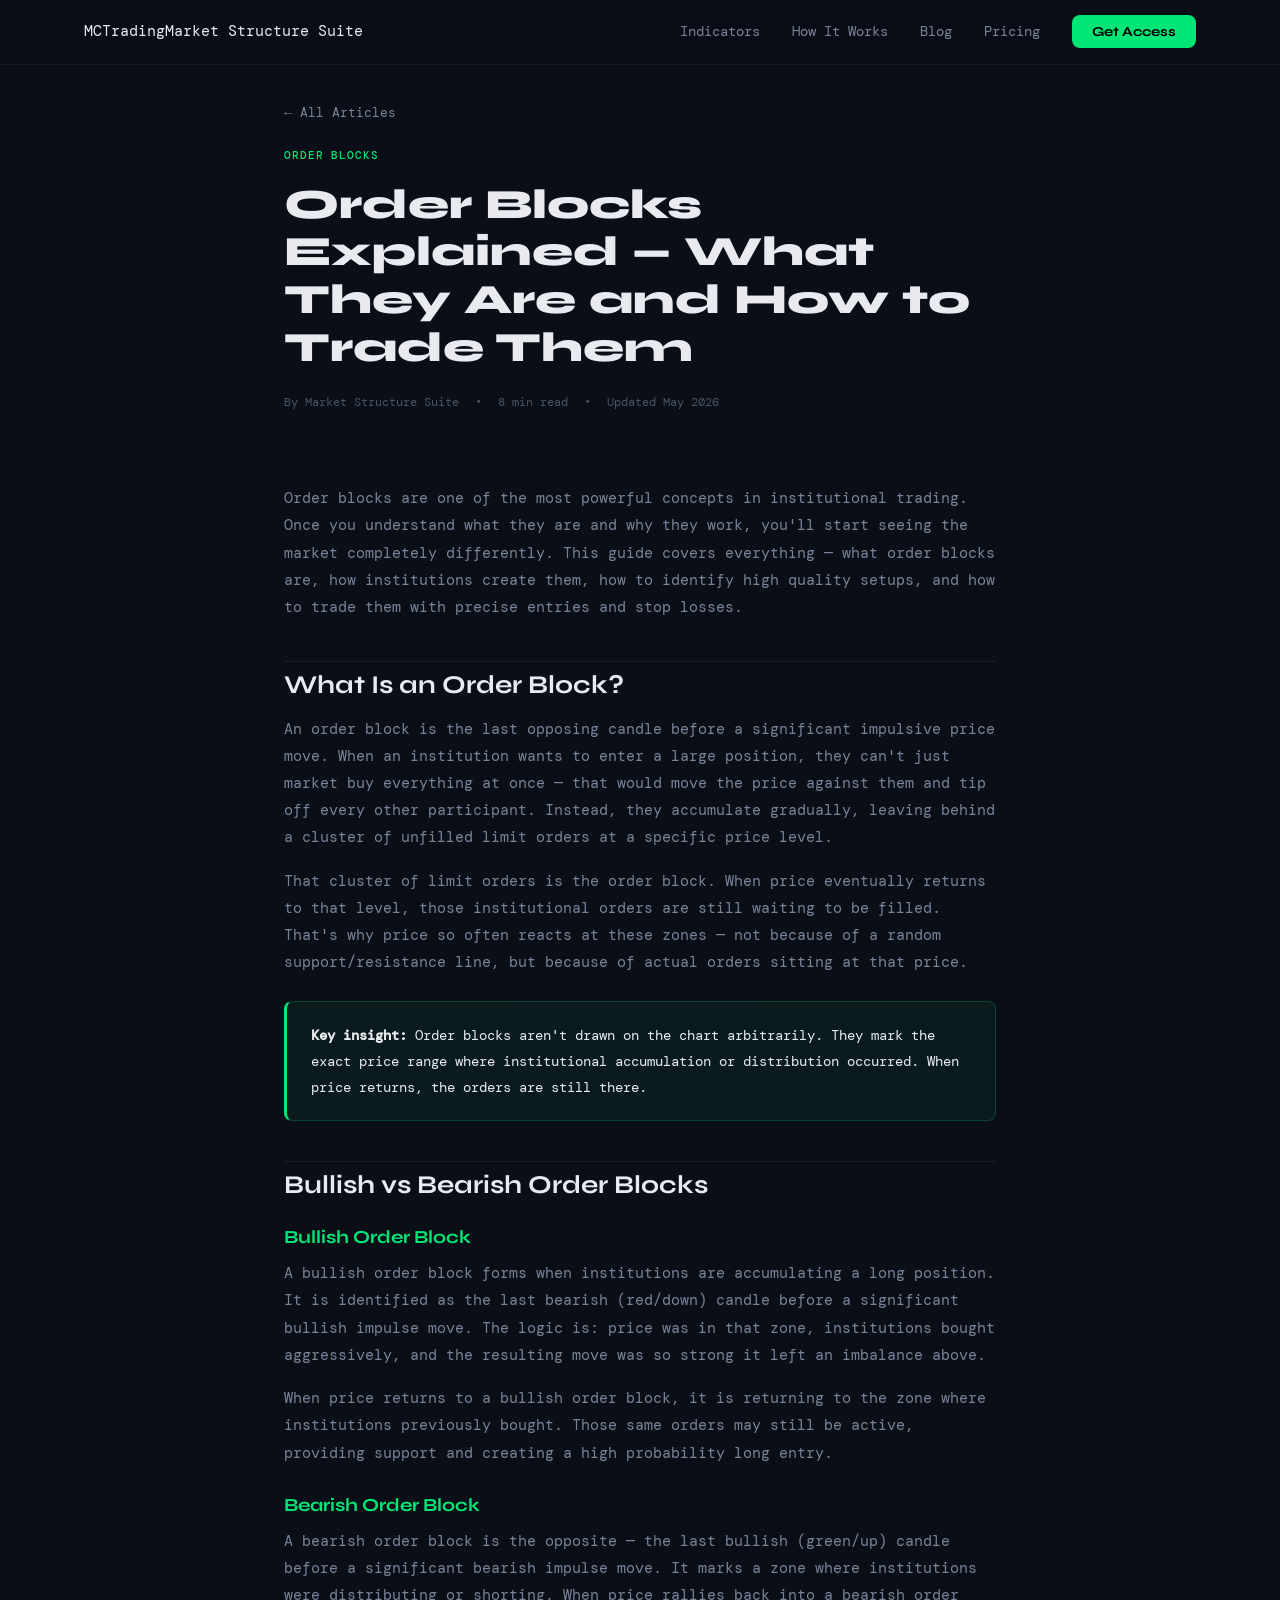
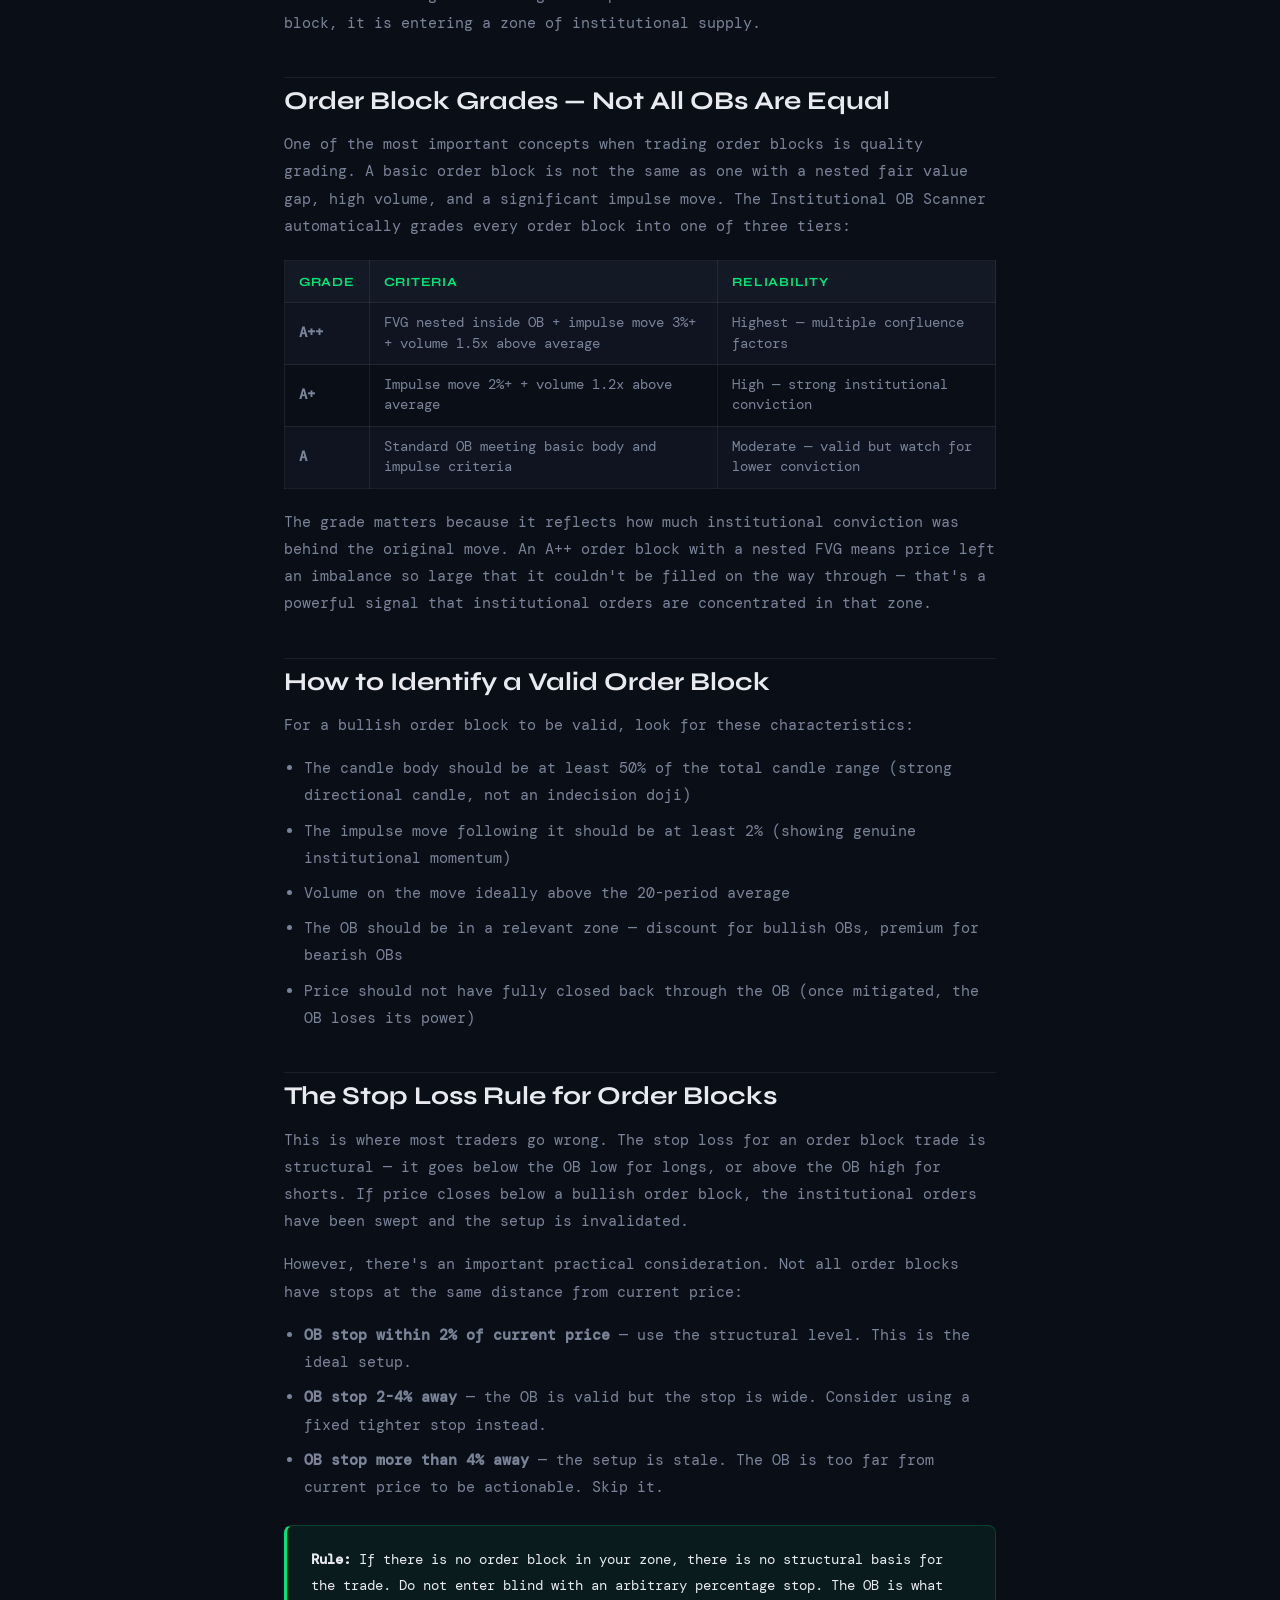
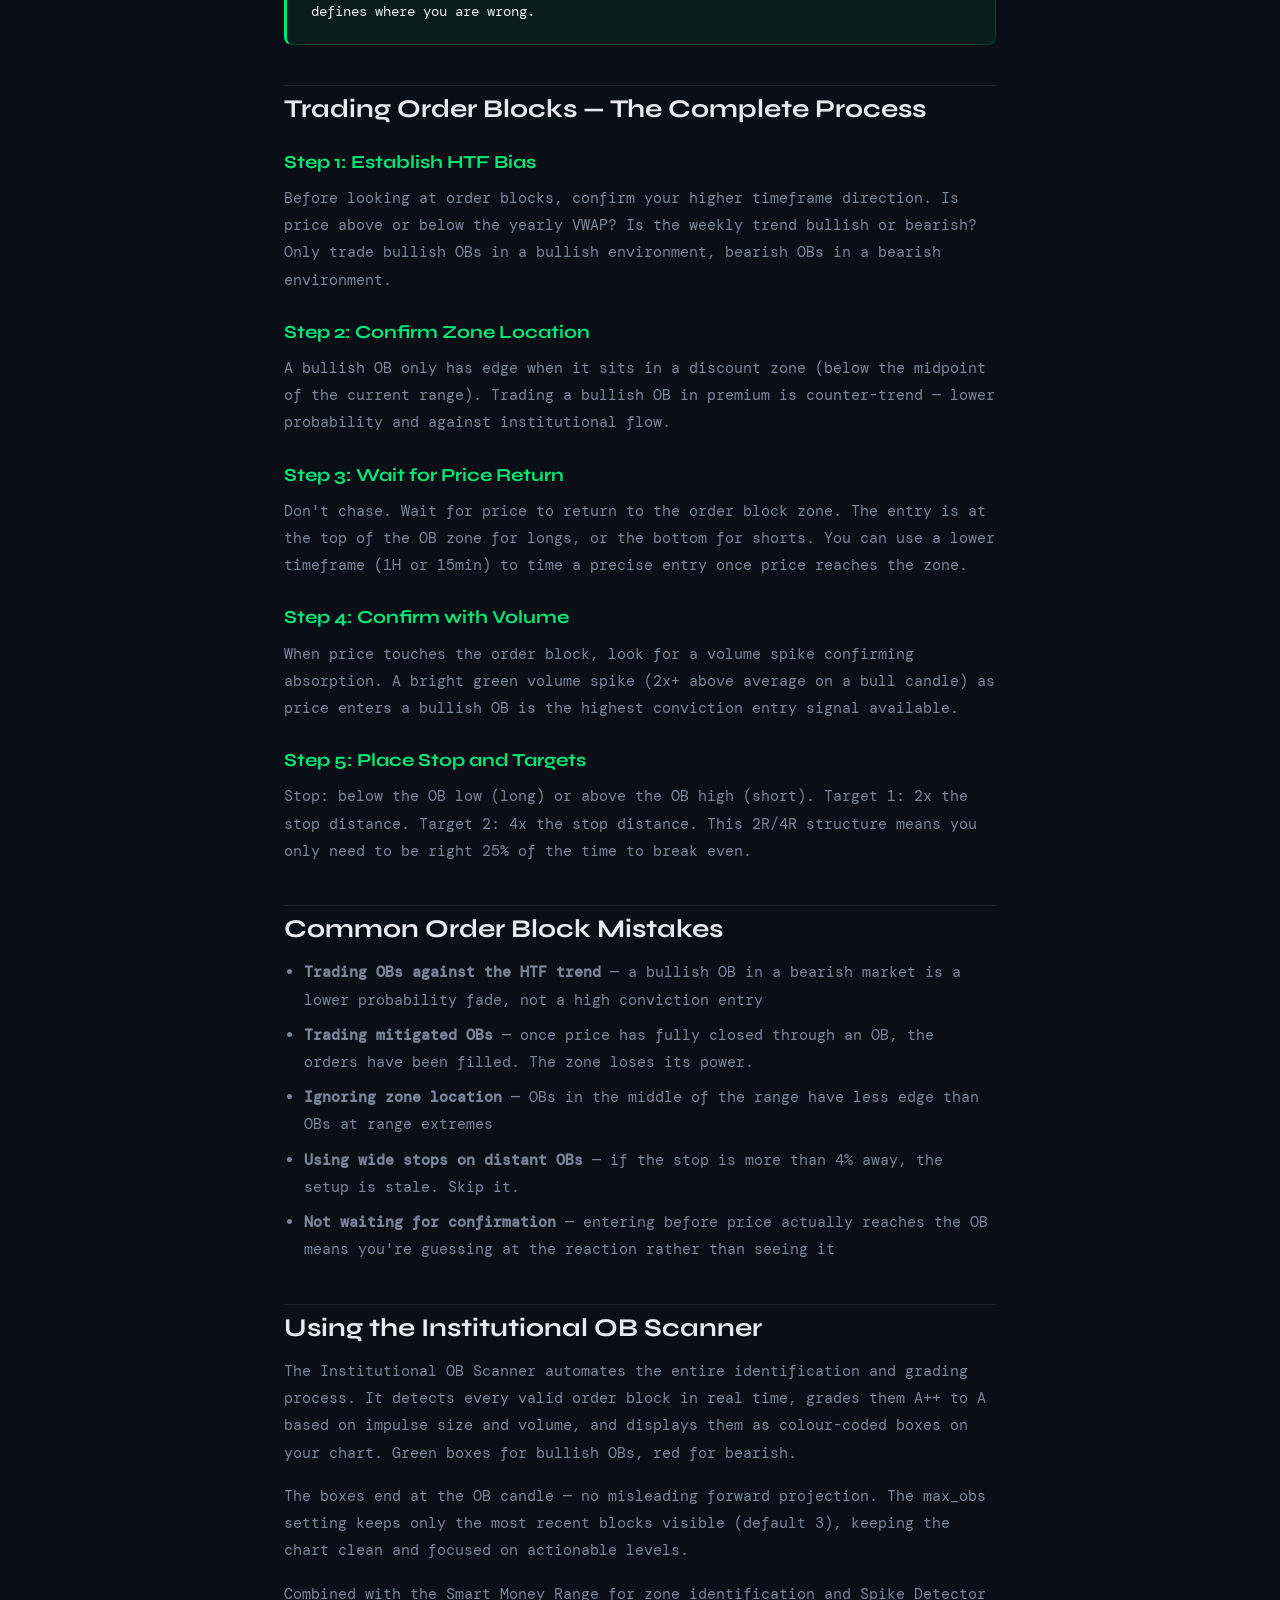
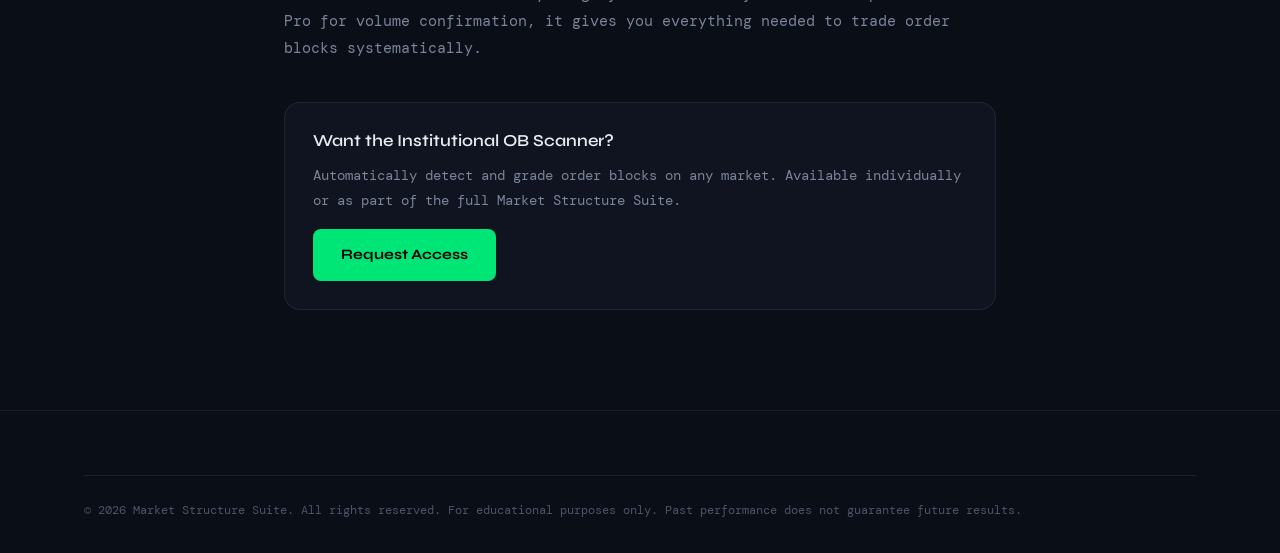
<file: blog/order-blocks-explained.html>
<!DOCTYPE html>
<html lang="en">
<head>
<meta charset="UTF-8">
<meta name="viewport" content="width=device-width, initial-scale=1.0">
<title>Order Blocks Explained — What They Are and How to Trade Them | Market Structure Suite</title>
<meta name="description" content="The complete guide to order blocks. What they are, how institutions create them, how to identify high quality A++ order blocks, and how to trade them with clear stop loss levels.">
<meta name="keywords" content="order blocks explained, order block trading, order block indicator TradingView, institutional order blocks, smart money order blocks, how to trade order blocks">
<link rel="preconnect" href="https://fonts.googleapis.com">
<link rel="preconnect" href="https://fonts.gstatic.com" crossorigin>
<link href="https://fonts.googleapis.com/css2?family=Syne:wght@400;600;700;800&family=DM+Mono:wght@300;400;500&display=swap" rel="stylesheet">
<link rel="stylesheet" href="../css/style.css">
<style>
.article { max-width: 760px; margin: 0 auto; padding: 0 24px 100px; }
.article h2 { font-size: 1.6rem; margin: 40px 0 16px; padding-top: 8px; border-top: 1px solid var(--border); }
.article h3 { font-size: 1.15rem; margin: 28px 0 12px; color: var(--accent); }
.article p { color: var(--text-muted); margin-bottom: 16px; font-size: 0.92rem; line-height: 1.85; }
.article ul { margin: 0 0 20px 20px; }
.article ul li { color: var(--text-muted); font-size: 0.92rem; line-height: 1.85; margin-bottom: 8px; }
.article-meta { display: flex; gap: 16px; align-items: center; margin-bottom: 32px; flex-wrap: wrap; }
.article-meta span { font-size: 0.78rem; color: var(--text-dim); }
.callout { background: rgba(0,230,118,0.06); border: 1px solid rgba(0,230,118,0.2); border-left: 3px solid var(--accent); border-radius: var(--radius); padding: 20px 24px; margin: 24px 0; }
.callout p { color: var(--text); margin: 0; font-size: 0.88rem; }
.grade-table { width: 100%; border-collapse: collapse; margin: 20px 0; font-size: 0.85rem; }
.grade-table th { background: var(--bg3); color: var(--accent); padding: 10px 14px; text-align: left; font-family: var(--font-head); font-size: 0.78rem; letter-spacing: 0.06em; text-transform: uppercase; border: 1px solid var(--border); }
.grade-table td { padding: 10px 14px; border: 1px solid var(--border); color: var(--text-muted); line-height: 1.5; }
.grade-table tr:nth-child(even) td { background: var(--bg2); }
</style>
</head>
<body>

<nav class="nav">
  <div class="nav-inner">
    <a href="../index.html" class="logo">
      <span class="logo-mc">MC</span><span class="logo-trading">Trading</span>
      <span class="logo-tag">Market Structure Suite</span>
    </a>
    <ul class="nav-links">
      <li><a href="../indicators.html">Indicators</a></li>
      <li><a href="../how-it-works.html">How It Works</a></li>
      <li><a href="../blog.html">Blog</a></li>
      <li><a href="../pricing.html">Pricing</a></li>
      <li><a href="../contact.html" class="nav-cta">Get Access</a></li>
    </ul>
    <button class="hamburger" id="hamburger"><span></span><span></span><span></span></button>
  </div>
</nav>

<div style="padding: 100px 24px 40px; max-width: 760px; margin: 0 auto;">
  <a href="../blog.html" style="font-size: 0.82rem; color: var(--text-muted);">← All Articles</a>
  <div class="blog-tag" style="margin-top: 20px;">Order Blocks</div>
  <h1 style="margin: 16px 0 20px; font-size: clamp(1.8rem, 4vw, 2.6rem);">Order Blocks Explained — What They Are and How to Trade Them</h1>
  <div class="article-meta">
    <span>By Market Structure Suite</span>
    <span>•</span>
    <span>8 min read</span>
    <span>•</span>
    <span>Updated May 2026</span>
  </div>
</div>

<article class="article">

  <p>Order blocks are one of the most powerful concepts in institutional trading. Once you understand what they are and why they work, you'll start seeing the market completely differently. This guide covers everything — what order blocks are, how institutions create them, how to identify high quality setups, and how to trade them with precise entries and stop losses.</p>

  <h2>What Is an Order Block?</h2>
  <p>An order block is the last opposing candle before a significant impulsive price move. When an institution wants to enter a large position, they can't just market buy everything at once — that would move the price against them and tip off every other participant. Instead, they accumulate gradually, leaving behind a cluster of unfilled limit orders at a specific price level.</p>
  <p>That cluster of limit orders is the order block. When price eventually returns to that level, those institutional orders are still waiting to be filled. That's why price so often reacts at these zones — not because of a random support/resistance line, but because of actual orders sitting at that price.</p>

  <div class="callout">
    <p><strong>Key insight:</strong> Order blocks aren't drawn on the chart arbitrarily. They mark the exact price range where institutional accumulation or distribution occurred. When price returns, the orders are still there.</p>
  </div>

  <h2>Bullish vs Bearish Order Blocks</h2>

  <h3>Bullish Order Block</h3>
  <p>A bullish order block forms when institutions are accumulating a long position. It is identified as the last bearish (red/down) candle before a significant bullish impulse move. The logic is: price was in that zone, institutions bought aggressively, and the resulting move was so strong it left an imbalance above.</p>
  <p>When price returns to a bullish order block, it is returning to the zone where institutions previously bought. Those same orders may still be active, providing support and creating a high probability long entry.</p>

  <h3>Bearish Order Block</h3>
  <p>A bearish order block is the opposite — the last bullish (green/up) candle before a significant bearish impulse move. It marks a zone where institutions were distributing or shorting. When price rallies back into a bearish order block, it is entering a zone of institutional supply.</p>

  <h2>Order Block Grades — Not All OBs Are Equal</h2>
  <p>One of the most important concepts when trading order blocks is quality grading. A basic order block is not the same as one with a nested fair value gap, high volume, and a significant impulse move. The Institutional OB Scanner automatically grades every order block into one of three tiers:</p>

  <table class="grade-table">
    <tr>
      <th>Grade</th>
      <th>Criteria</th>
      <th>Reliability</th>
    </tr>
    <tr>
      <td><strong>A++</strong></td>
      <td>FVG nested inside OB + impulse move 3%+ + volume 1.5x above average</td>
      <td>Highest — multiple confluence factors</td>
    </tr>
    <tr>
      <td><strong>A+</strong></td>
      <td>Impulse move 2%+ + volume 1.2x above average</td>
      <td>High — strong institutional conviction</td>
    </tr>
    <tr>
      <td><strong>A</strong></td>
      <td>Standard OB meeting basic body and impulse criteria</td>
      <td>Moderate — valid but watch for lower conviction</td>
    </tr>
  </table>

  <p>The grade matters because it reflects how much institutional conviction was behind the original move. An A++ order block with a nested FVG means price left an imbalance so large that it couldn't be filled on the way through — that's a powerful signal that institutional orders are concentrated in that zone.</p>

  <h2>How to Identify a Valid Order Block</h2>
  <p>For a bullish order block to be valid, look for these characteristics:</p>
  <ul>
    <li>The candle body should be at least 50% of the total candle range (strong directional candle, not an indecision doji)</li>
    <li>The impulse move following it should be at least 2% (showing genuine institutional momentum)</li>
    <li>Volume on the move ideally above the 20-period average</li>
    <li>The OB should be in a relevant zone — discount for bullish OBs, premium for bearish OBs</li>
    <li>Price should not have fully closed back through the OB (once mitigated, the OB loses its power)</li>
  </ul>

  <h2>The Stop Loss Rule for Order Blocks</h2>
  <p>This is where most traders go wrong. The stop loss for an order block trade is structural — it goes below the OB low for longs, or above the OB high for shorts. If price closes below a bullish order block, the institutional orders have been swept and the setup is invalidated.</p>
  <p>However, there's an important practical consideration. Not all order blocks have stops at the same distance from current price:</p>
  <ul>
    <li><strong>OB stop within 2% of current price</strong> — use the structural level. This is the ideal setup.</li>
    <li><strong>OB stop 2-4% away</strong> — the OB is valid but the stop is wide. Consider using a fixed tighter stop instead.</li>
    <li><strong>OB stop more than 4% away</strong> — the setup is stale. The OB is too far from current price to be actionable. Skip it.</li>
  </ul>

  <div class="callout">
    <p><strong>Rule:</strong> If there is no order block in your zone, there is no structural basis for the trade. Do not enter blind with an arbitrary percentage stop. The OB is what defines where you are wrong.</p>
  </div>

  <h2>Trading Order Blocks — The Complete Process</h2>

  <h3>Step 1: Establish HTF Bias</h3>
  <p>Before looking at order blocks, confirm your higher timeframe direction. Is price above or below the yearly VWAP? Is the weekly trend bullish or bearish? Only trade bullish OBs in a bullish environment, bearish OBs in a bearish environment.</p>

  <h3>Step 2: Confirm Zone Location</h3>
  <p>A bullish OB only has edge when it sits in a discount zone (below the midpoint of the current range). Trading a bullish OB in premium is counter-trend — lower probability and against institutional flow.</p>

  <h3>Step 3: Wait for Price Return</h3>
  <p>Don't chase. Wait for price to return to the order block zone. The entry is at the top of the OB zone for longs, or the bottom for shorts. You can use a lower timeframe (1H or 15min) to time a precise entry once price reaches the zone.</p>

  <h3>Step 4: Confirm with Volume</h3>
  <p>When price touches the order block, look for a volume spike confirming absorption. A bright green volume spike (2x+ above average on a bull candle) as price enters a bullish OB is the highest conviction entry signal available.</p>

  <h3>Step 5: Place Stop and Targets</h3>
  <p>Stop: below the OB low (long) or above the OB high (short). Target 1: 2x the stop distance. Target 2: 4x the stop distance. This 2R/4R structure means you only need to be right 25% of the time to break even.</p>

  <h2>Common Order Block Mistakes</h2>
  <ul>
    <li><strong>Trading OBs against the HTF trend</strong> — a bullish OB in a bearish market is a lower probability fade, not a high conviction entry</li>
    <li><strong>Trading mitigated OBs</strong> — once price has fully closed through an OB, the orders have been filled. The zone loses its power.</li>
    <li><strong>Ignoring zone location</strong> — OBs in the middle of the range have less edge than OBs at range extremes</li>
    <li><strong>Using wide stops on distant OBs</strong> — if the stop is more than 4% away, the setup is stale. Skip it.</li>
    <li><strong>Not waiting for confirmation</strong> — entering before price actually reaches the OB means you're guessing at the reaction rather than seeing it</li>
  </ul>

  <h2>Using the Institutional OB Scanner</h2>
  <p>The Institutional OB Scanner automates the entire identification and grading process. It detects every valid order block in real time, grades them A++ to A based on impulse size and volume, and displays them as colour-coded boxes on your chart. Green boxes for bullish OBs, red for bearish.</p>
  <p>The boxes end at the OB candle — no misleading forward projection. The max_obs setting keeps only the most recent blocks visible (default 3), keeping the chart clean and focused on actionable levels.</p>
  <p>Combined with the Smart Money Range for zone identification and Spike Detector Pro for volume confirmation, it gives you everything needed to trade order blocks systematically.</p>

  <div style="background: var(--bg2); border: 1px solid var(--border); border-radius: var(--radius-lg); padding: 28px; margin-top: 40px;">
    <h4 style="margin-bottom: 12px;">Want the Institutional OB Scanner?</h4>
    <p style="color: var(--text-muted); font-size: 0.85rem; margin-bottom: 16px;">Automatically detect and grade order blocks on any market. Available individually or as part of the full Market Structure Suite.</p>
    <a href="../contact.html" class="btn-primary">Request Access</a>
  </div>

</article>

<footer class="footer">
  <div class="section-inner">
    <div class="footer-bottom">
      <p>© 2026 Market Structure Suite. All rights reserved. For educational purposes only. Past performance does not guarantee future results.</p>
    </div>
  </div>
</footer>

<script src="../js/main.js"></script>
</body>
</html>
</file>
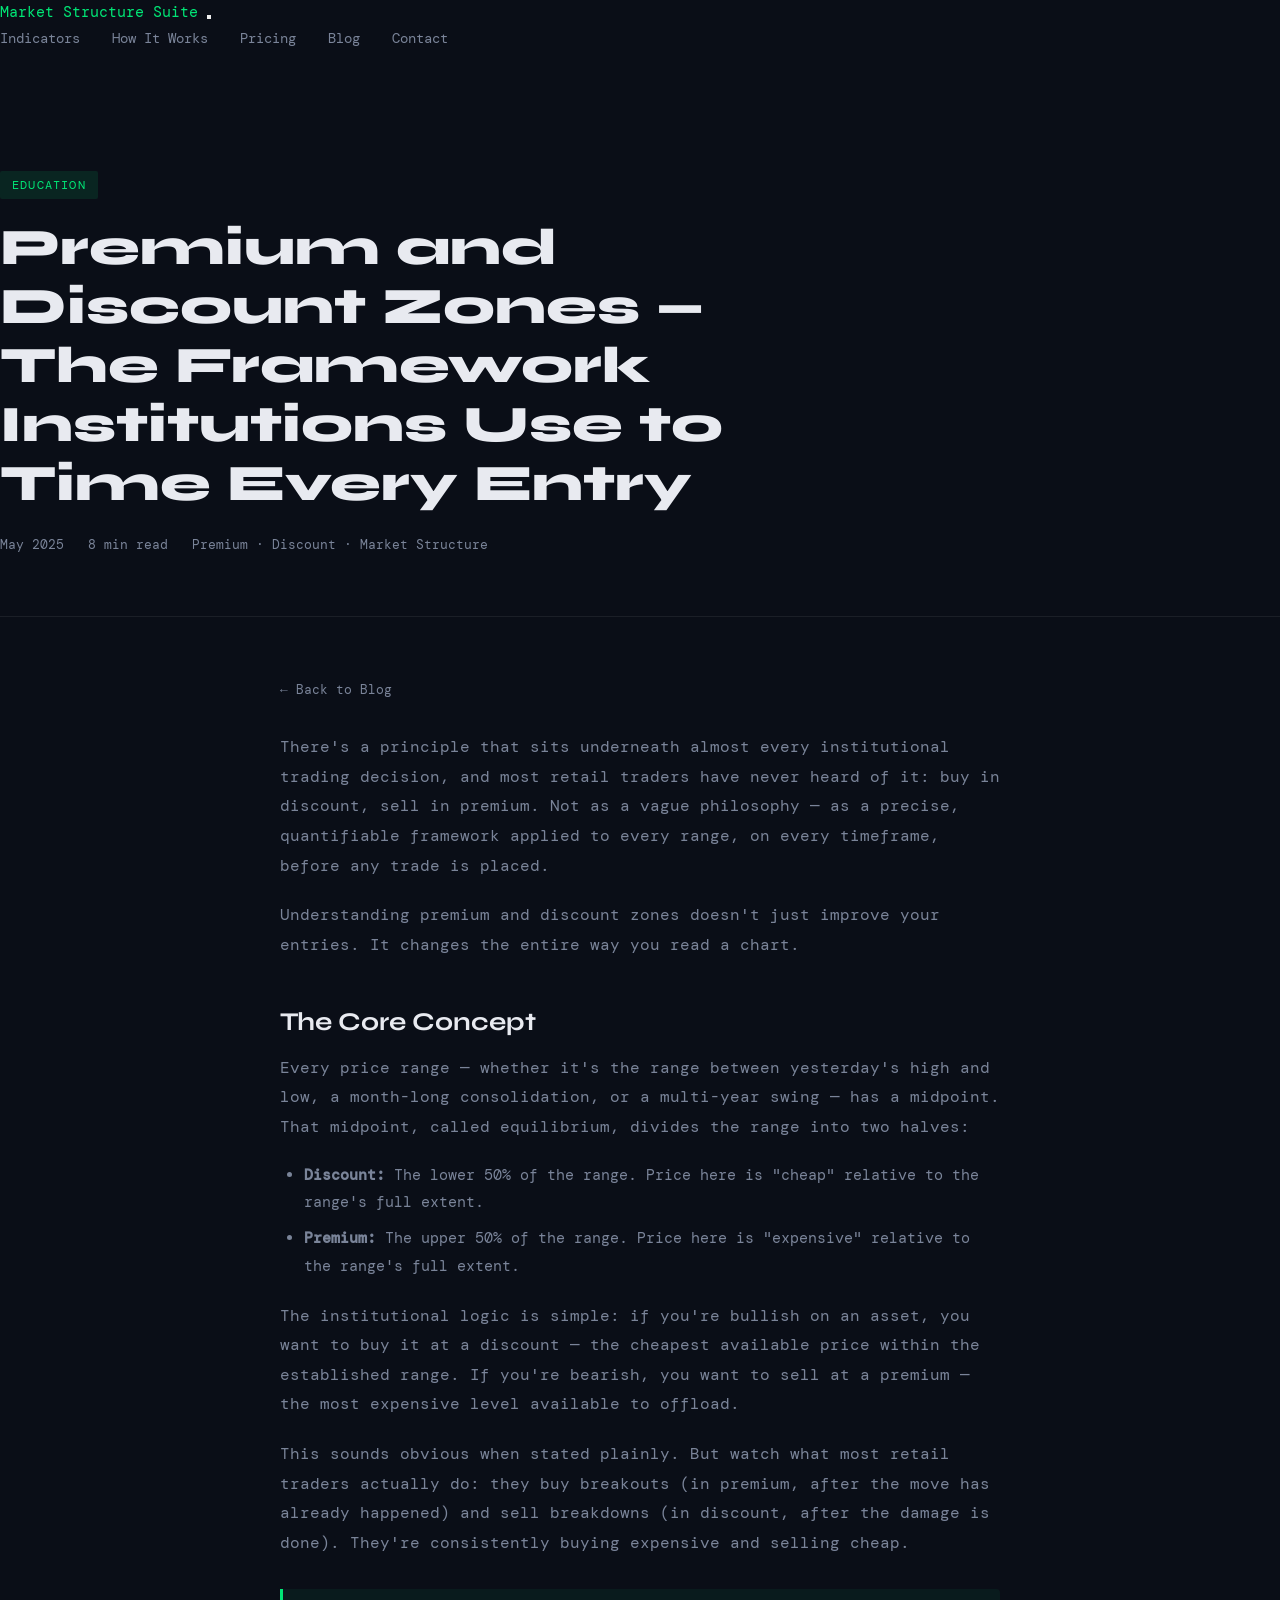
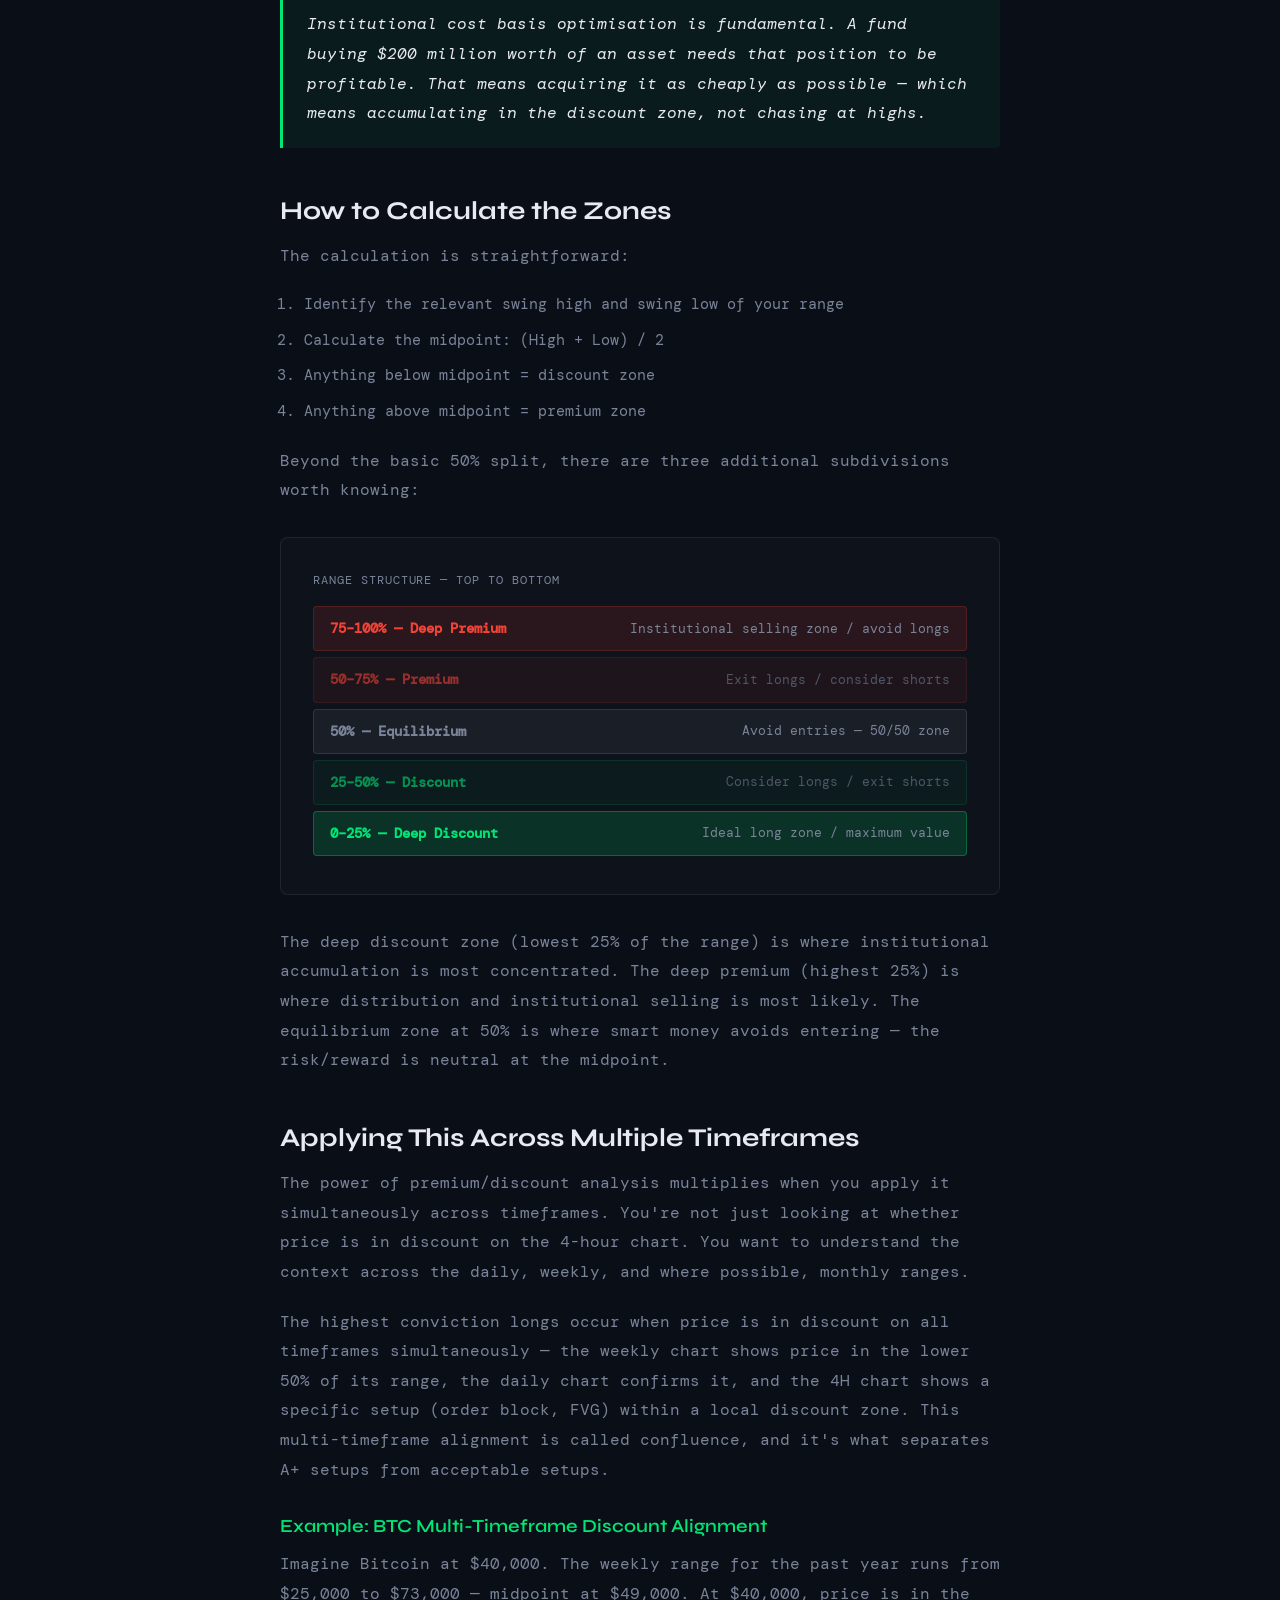
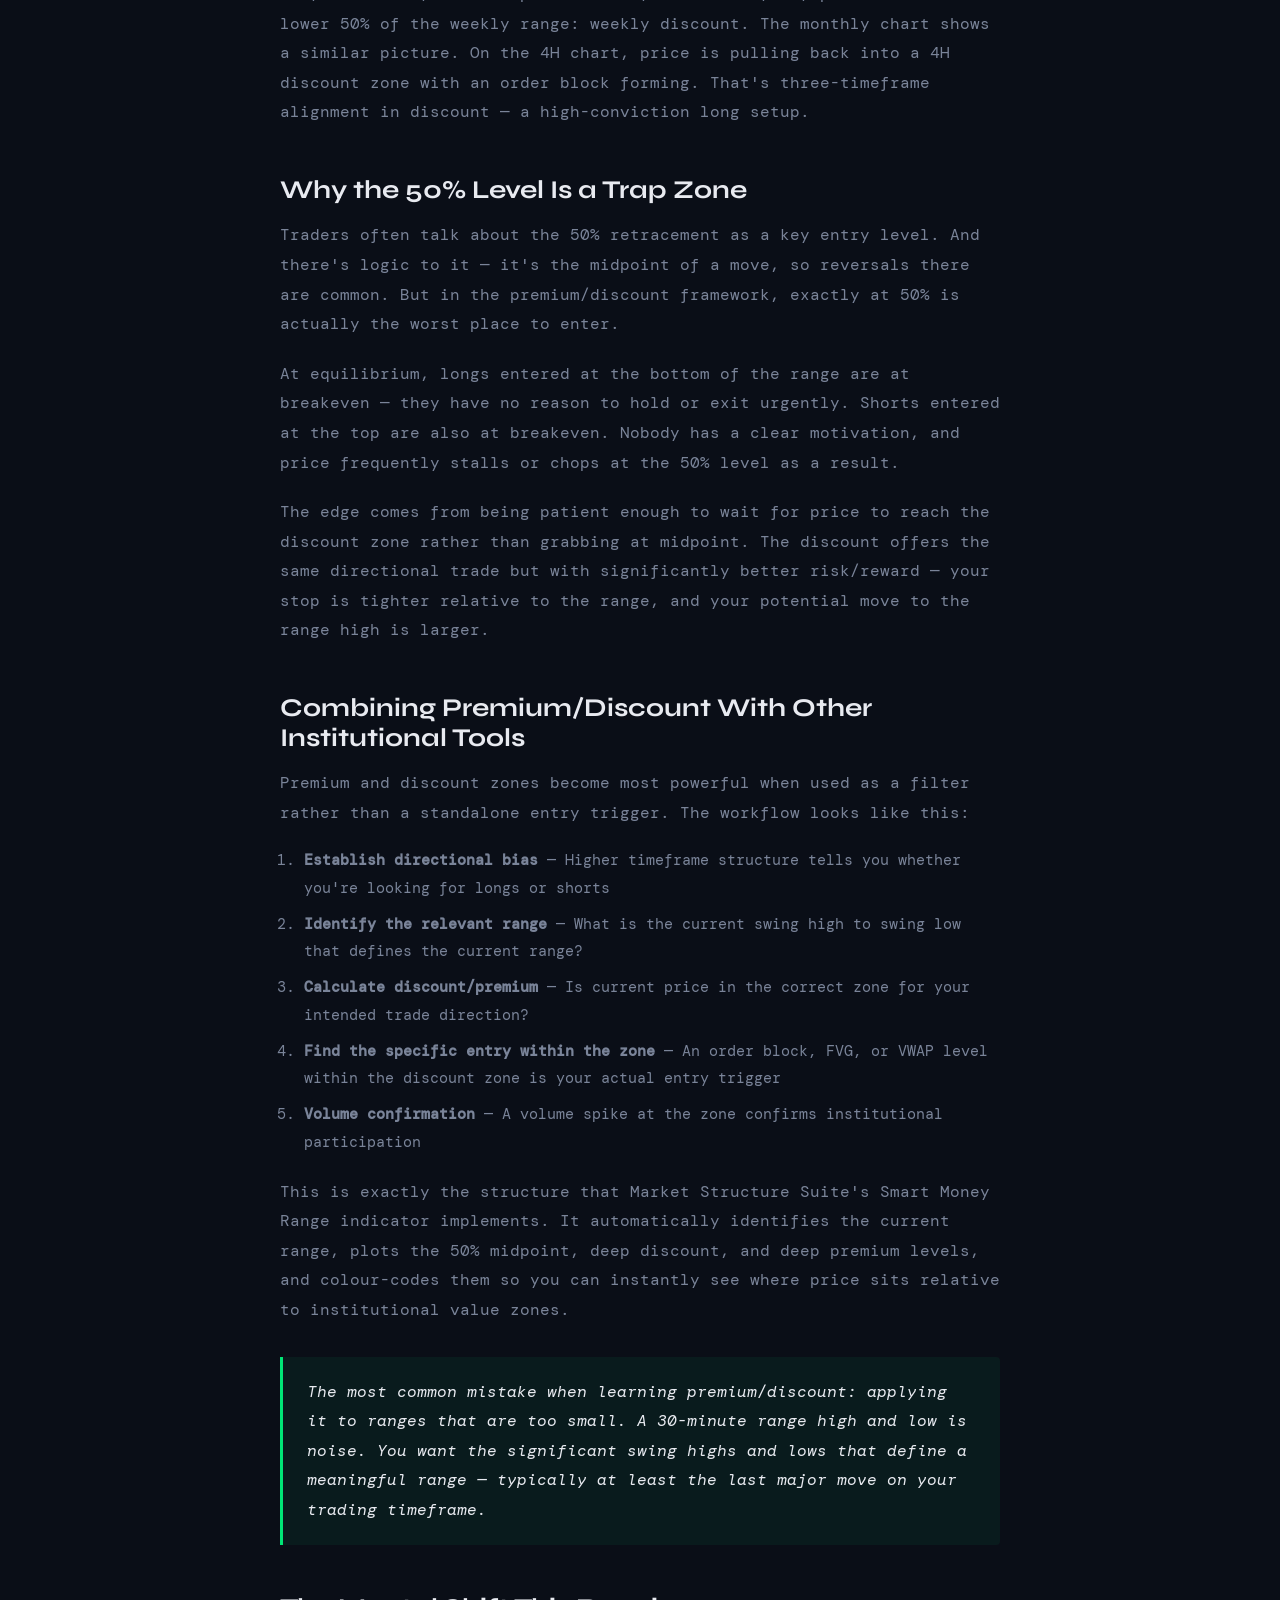
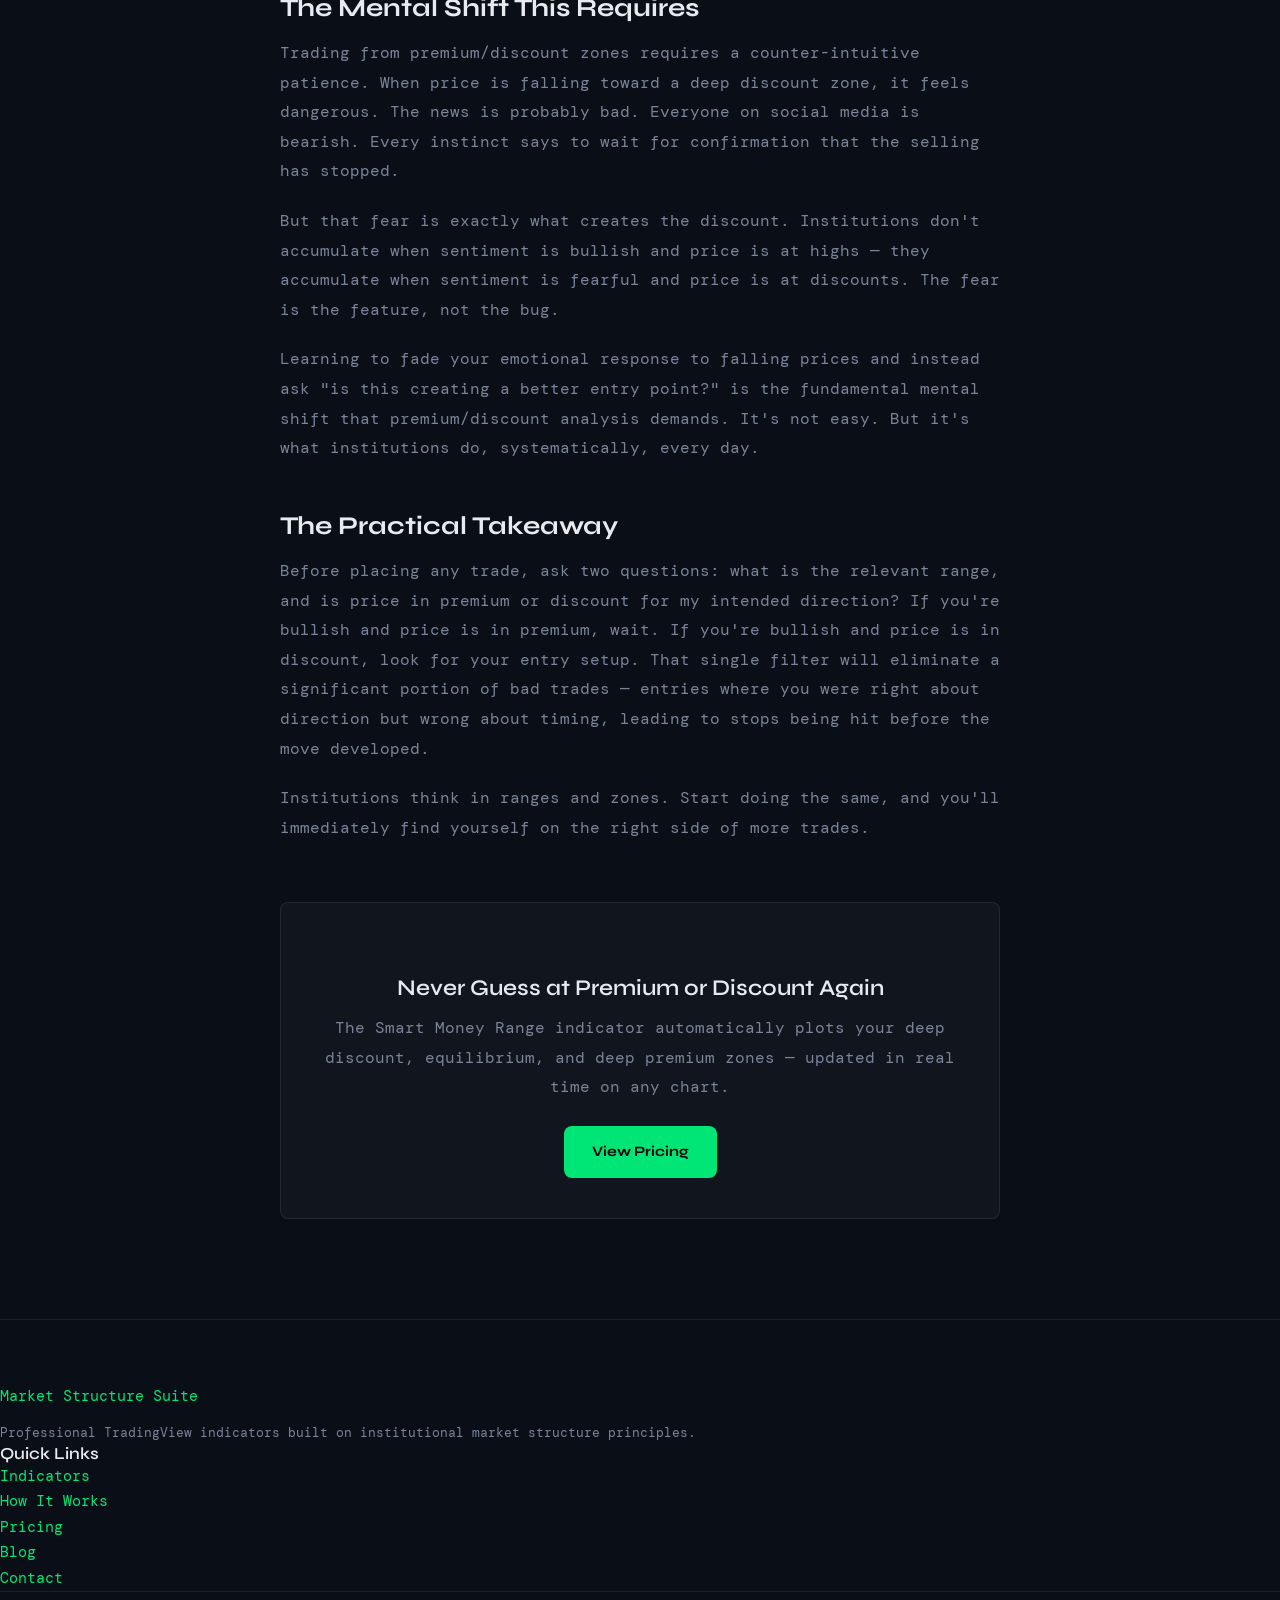
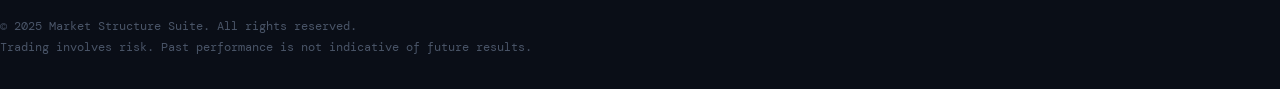
<file: blog/premium-discount-zones.html>
<!DOCTYPE html>
<html lang="en">
<head>
  <meta charset="UTF-8" />
  <meta name="viewport" content="width=device-width, initial-scale=1.0" />
  <title>Premium and Discount Zones — The Framework Institutions Use to Time Every Entry | Market Structure Suite</title>
  <meta name="description" content="Premium and discount zones are the foundation of institutional position building. Learn how to identify these zones and why buying discount and selling premium is the single most important shift a retail trader can make." />
  <meta name="keywords" content="premium discount zones trading, smart money premium discount, PD range trading, equilibrium trading, institutional entry zones TradingView" />
  <link rel="canonical" href="https://marketstructuresuite.com/blog/premium-discount-zones.html" />
  <link rel="preconnect" href="https://fonts.googleapis.com" />
  <link rel="preconnect" href="https://fonts.gstatic.com" crossorigin />
  <link href="https://fonts.googleapis.com/css2?family=Syne:wght@400;600;700;800&family=DM+Mono:ital,wght@0,400;0,500;1,400&display=swap" rel="stylesheet" />
  <link rel="stylesheet" href="../css/style.css" />
  <style>
    .blog-hero { padding: 120px 0 60px; border-bottom: 1px solid rgba(255,255,255,0.07); }
    .blog-hero .category-tag {
      display: inline-block; background: rgba(0,230,118,0.1); color: var(--accent);
      font-family: 'DM Mono', monospace; font-size: 0.75rem; letter-spacing: 0.1em;
      text-transform: uppercase; padding: 4px 12px; border-radius: 2px; margin-bottom: 20px;
    }
    .blog-hero h1 { font-size: clamp(2rem, 5vw, 3.2rem); font-weight: 800; line-height: 1.15; max-width: 820px; margin-bottom: 20px; }
    .blog-meta { font-family: 'DM Mono', monospace; font-size: 0.8rem; color: var(--text-muted); display: flex; gap: 24px; flex-wrap: wrap; }
    .blog-content { max-width: 760px; margin: 0 auto; padding: 60px 20px 100px; }
    .blog-content h2 { font-size: 1.6rem; font-weight: 700; margin: 48px 0 16px; color: var(--text); }
    .blog-content h3 { font-size: 1.15rem; font-weight: 600; margin: 32px 0 12px; color: var(--accent); }
    .blog-content p { color: var(--text-muted); line-height: 1.85; margin-bottom: 20px; font-size: 1rem; }
    .blog-content ul, .blog-content ol { color: var(--text-muted); line-height: 1.85; margin: 0 0 20px 24px; }
    .blog-content li { margin-bottom: 8px; }
    .callout-box { background: rgba(0,230,118,0.06); border-left: 3px solid var(--accent); padding: 20px 24px; margin: 32px 0; border-radius: 0 4px 4px 0; }
    .callout-box p { margin: 0; color: var(--text); font-style: italic; }
    .zone-diagram {
      background: rgba(255,255,255,0.02);
      border: 1px solid rgba(255,255,255,0.08);
      border-radius: 8px;
      padding: 32px;
      margin: 32px 0;
      font-family: 'DM Mono', monospace;
      font-size: 0.85rem;
    }
    .zone-row {
      display: flex;
      align-items: center;
      justify-content: space-between;
      padding: 10px 16px;
      border-radius: 4px;
      margin-bottom: 6px;
    }
    .zone-premium { background: rgba(244,67,54,0.12); border: 1px solid rgba(244,67,54,0.2); }
    .zone-eq { background: rgba(255,255,255,0.05); border: 1px solid rgba(255,255,255,0.1); }
    .zone-discount { background: rgba(0,230,118,0.08); border: 1px solid rgba(0,230,118,0.2); }
    .zone-deep { background: rgba(0,230,118,0.15); border: 1px solid rgba(0,230,118,0.3); }
    .zone-label { font-weight: 600; }
    .zone-premium .zone-label { color: #f44336; }
    .zone-eq .zone-label { color: var(--text-muted); }
    .zone-discount .zone-label { color: var(--accent); }
    .zone-deep .zone-label { color: var(--accent); }
    .zone-action { color: var(--text-muted); font-size: 0.8rem; }
    .blog-cta { background: rgba(255,255,255,0.03); border: 1px solid rgba(255,255,255,0.08); border-radius: 8px; padding: 40px; text-align: center; margin-top: 60px; }
    .blog-cta h3 { font-size: 1.4rem; color: var(--text); margin-bottom: 12px; }
    .blog-cta p { margin-bottom: 24px; }
    .back-to-blog { display: inline-flex; align-items: center; gap: 8px; font-family: 'DM Mono', monospace; font-size: 0.8rem; color: var(--text-muted); text-decoration: none; margin-bottom: 32px; transition: color 0.2s; }
    .back-to-blog:hover { color: var(--accent); }
  </style>
</head>
<body>
  <nav class="navbar">
    <div class="container nav-container">
      <a href="../index.html" class="nav-logo">Market Structure Suite</a>
      <button class="nav-toggle" aria-label="Toggle navigation">
        <span></span><span></span><span></span>
      </button>
      <ul class="nav-links">
        <li><a href="../indicators.html">Indicators</a></li>
        <li><a href="../how-it-works.html">How It Works</a></li>
        <li><a href="../pricing.html">Pricing</a></li>
        <li><a href="../blog.html">Blog</a></li>
        <li><a href="../contact.html">Contact</a></li>
      </ul>
    </div>
  </nav>

  <section class="blog-hero">
    <div class="container">
      <span class="category-tag">Education</span>
      <h1>Premium and Discount Zones — The Framework Institutions Use to Time Every Entry</h1>
      <div class="blog-meta">
        <span>May 2025</span>
        <span>8 min read</span>
        <span>Premium · Discount · Market Structure</span>
      </div>
    </div>
  </section>

  <div class="blog-content">
    <a href="../blog.html" class="back-to-blog">← Back to Blog</a>

    <p>There's a principle that sits underneath almost every institutional trading decision, and most retail traders have never heard of it: buy in discount, sell in premium. Not as a vague philosophy — as a precise, quantifiable framework applied to every range, on every timeframe, before any trade is placed.</p>

    <p>Understanding premium and discount zones doesn't just improve your entries. It changes the entire way you read a chart.</p>

    <h2>The Core Concept</h2>

    <p>Every price range — whether it's the range between yesterday's high and low, a month-long consolidation, or a multi-year swing — has a midpoint. That midpoint, called equilibrium, divides the range into two halves:</p>

    <ul>
      <li><strong>Discount:</strong> The lower 50% of the range. Price here is "cheap" relative to the range's full extent.</li>
      <li><strong>Premium:</strong> The upper 50% of the range. Price here is "expensive" relative to the range's full extent.</li>
    </ul>

    <p>The institutional logic is simple: if you're bullish on an asset, you want to buy it at a discount — the cheapest available price within the established range. If you're bearish, you want to sell at a premium — the most expensive level available to offload.</p>

    <p>This sounds obvious when stated plainly. But watch what most retail traders actually do: they buy breakouts (in premium, after the move has already happened) and sell breakdowns (in discount, after the damage is done). They're consistently buying expensive and selling cheap.</p>

    <div class="callout-box">
      <p>Institutional cost basis optimisation is fundamental. A fund buying $200 million worth of an asset needs that position to be profitable. That means acquiring it as cheaply as possible — which means accumulating in the discount zone, not chasing at highs.</p>
    </div>

    <h2>How to Calculate the Zones</h2>

    <p>The calculation is straightforward:</p>

    <ol>
      <li>Identify the relevant swing high and swing low of your range</li>
      <li>Calculate the midpoint: (High + Low) / 2</li>
      <li>Anything below midpoint = discount zone</li>
      <li>Anything above midpoint = premium zone</li>
    </ol>

    <p>Beyond the basic 50% split, there are three additional subdivisions worth knowing:</p>

    <div class="zone-diagram">
      <div style="font-size:0.75rem; color: var(--text-muted); margin-bottom: 16px; text-transform: uppercase; letter-spacing: 0.08em;">Range Structure — Top to Bottom</div>
      <div class="zone-row zone-premium">
        <span class="zone-label">75–100% — Deep Premium</span>
        <span class="zone-action">Institutional selling zone / avoid longs</span>
      </div>
      <div class="zone-row zone-premium" style="opacity:0.6;">
        <span class="zone-label">50–75% — Premium</span>
        <span class="zone-action">Exit longs / consider shorts</span>
      </div>
      <div class="zone-row zone-eq">
        <span class="zone-label">50% — Equilibrium</span>
        <span class="zone-action">Avoid entries — 50/50 zone</span>
      </div>
      <div class="zone-row zone-discount" style="opacity:0.6;">
        <span class="zone-label">25–50% — Discount</span>
        <span class="zone-action">Consider longs / exit shorts</span>
      </div>
      <div class="zone-row zone-deep">
        <span class="zone-label">0–25% — Deep Discount</span>
        <span class="zone-action">Ideal long zone / maximum value</span>
      </div>
    </div>

    <p>The deep discount zone (lowest 25% of the range) is where institutional accumulation is most concentrated. The deep premium (highest 25%) is where distribution and institutional selling is most likely. The equilibrium zone at 50% is where smart money avoids entering — the risk/reward is neutral at the midpoint.</p>

    <h2>Applying This Across Multiple Timeframes</h2>

    <p>The power of premium/discount analysis multiplies when you apply it simultaneously across timeframes. You're not just looking at whether price is in discount on the 4-hour chart. You want to understand the context across the daily, weekly, and where possible, monthly ranges.</p>

    <p>The highest conviction longs occur when price is in discount on all timeframes simultaneously — the weekly chart shows price in the lower 50% of its range, the daily chart confirms it, and the 4H chart shows a specific setup (order block, FVG) within a local discount zone. This multi-timeframe alignment is called confluence, and it's what separates A+ setups from acceptable setups.</p>

    <h3>Example: BTC Multi-Timeframe Discount Alignment</h3>
    <p>Imagine Bitcoin at $40,000. The weekly range for the past year runs from $25,000 to $73,000 — midpoint at $49,000. At $40,000, price is in the lower 50% of the weekly range: weekly discount. The monthly chart shows a similar picture. On the 4H chart, price is pulling back into a 4H discount zone with an order block forming. That's three-timeframe alignment in discount — a high-conviction long setup.</p>

    <h2>Why the 50% Level Is a Trap Zone</h2>

    <p>Traders often talk about the 50% retracement as a key entry level. And there's logic to it — it's the midpoint of a move, so reversals there are common. But in the premium/discount framework, exactly at 50% is actually the worst place to enter.</p>

    <p>At equilibrium, longs entered at the bottom of the range are at breakeven — they have no reason to hold or exit urgently. Shorts entered at the top are also at breakeven. Nobody has a clear motivation, and price frequently stalls or chops at the 50% level as a result.</p>

    <p>The edge comes from being patient enough to wait for price to reach the discount zone rather than grabbing at midpoint. The discount offers the same directional trade but with significantly better risk/reward — your stop is tighter relative to the range, and your potential move to the range high is larger.</p>

    <h2>Combining Premium/Discount With Other Institutional Tools</h2>

    <p>Premium and discount zones become most powerful when used as a filter rather than a standalone entry trigger. The workflow looks like this:</p>

    <ol>
      <li><strong>Establish directional bias</strong> — Higher timeframe structure tells you whether you're looking for longs or shorts</li>
      <li><strong>Identify the relevant range</strong> — What is the current swing high to swing low that defines the current range?</li>
      <li><strong>Calculate discount/premium</strong> — Is current price in the correct zone for your intended trade direction?</li>
      <li><strong>Find the specific entry within the zone</strong> — An order block, FVG, or VWAP level within the discount zone is your actual entry trigger</li>
      <li><strong>Volume confirmation</strong> — A volume spike at the zone confirms institutional participation</li>
    </ol>

    <p>This is exactly the structure that Market Structure Suite's Smart Money Range indicator implements. It automatically identifies the current range, plots the 50% midpoint, deep discount, and deep premium levels, and colour-codes them so you can instantly see where price sits relative to institutional value zones.</p>

    <div class="callout-box">
      <p>The most common mistake when learning premium/discount: applying it to ranges that are too small. A 30-minute range high and low is noise. You want the significant swing highs and lows that define a meaningful range — typically at least the last major move on your trading timeframe.</p>
    </div>

    <h2>The Mental Shift This Requires</h2>

    <p>Trading from premium/discount zones requires a counter-intuitive patience. When price is falling toward a deep discount zone, it feels dangerous. The news is probably bad. Everyone on social media is bearish. Every instinct says to wait for confirmation that the selling has stopped.</p>

    <p>But that fear is exactly what creates the discount. Institutions don't accumulate when sentiment is bullish and price is at highs — they accumulate when sentiment is fearful and price is at discounts. The fear is the feature, not the bug.</p>

    <p>Learning to fade your emotional response to falling prices and instead ask "is this creating a better entry point?" is the fundamental mental shift that premium/discount analysis demands. It's not easy. But it's what institutions do, systematically, every day.</p>

    <h2>The Practical Takeaway</h2>

    <p>Before placing any trade, ask two questions: what is the relevant range, and is price in premium or discount for my intended direction? If you're bullish and price is in premium, wait. If you're bullish and price is in discount, look for your entry setup. That single filter will eliminate a significant portion of bad trades — entries where you were right about direction but wrong about timing, leading to stops being hit before the move developed.</p>

    <p>Institutions think in ranges and zones. Start doing the same, and you'll immediately find yourself on the right side of more trades.</p>

    <div class="blog-cta">
      <h3>Never Guess at Premium or Discount Again</h3>
      <p>The Smart Money Range indicator automatically plots your deep discount, equilibrium, and deep premium zones — updated in real time on any chart.</p>
      <a href="../pricing.html" class="btn btn-primary">View Pricing</a>
    </div>
  </div>

  <footer class="footer">
    <div class="container">
      <div class="footer-content">
        <div class="footer-brand">
          <a href="../index.html" class="nav-logo">Market Structure Suite</a>
          <p>Professional TradingView indicators built on institutional market structure principles.</p>
        </div>
        <div class="footer-links">
          <h4>Quick Links</h4>
          <ul>
            <li><a href="../indicators.html">Indicators</a></li>
            <li><a href="../how-it-works.html">How It Works</a></li>
            <li><a href="../pricing.html">Pricing</a></li>
            <li><a href="../blog.html">Blog</a></li>
            <li><a href="../contact.html">Contact</a></li>
          </ul>
        </div>
      </div>
      <div class="footer-bottom">
        <p>&copy; 2025 Market Structure Suite. All rights reserved.</p>
        <p class="disclaimer">Trading involves risk. Past performance is not indicative of future results.</p>
      </div>
    </div>
  </footer>

  <script src="../js/main.js"></script>
</body>
</html>
</file>
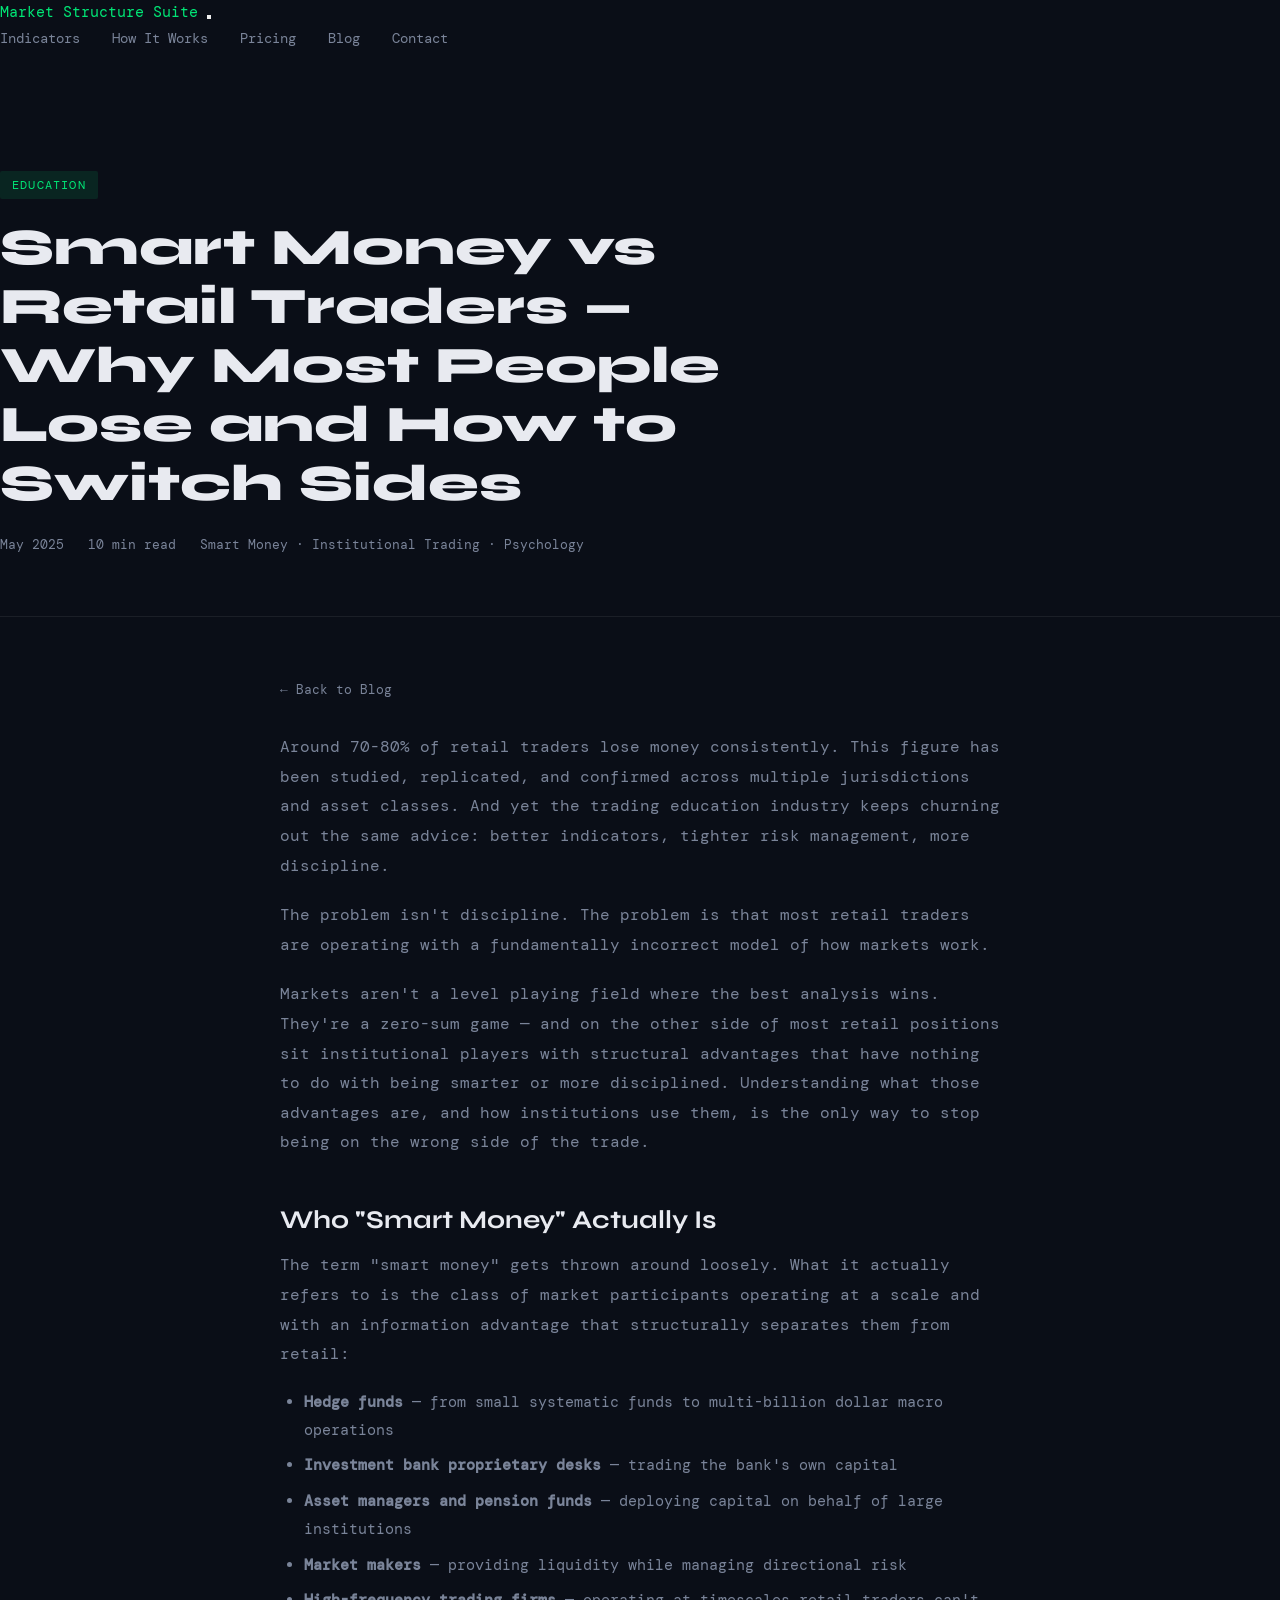
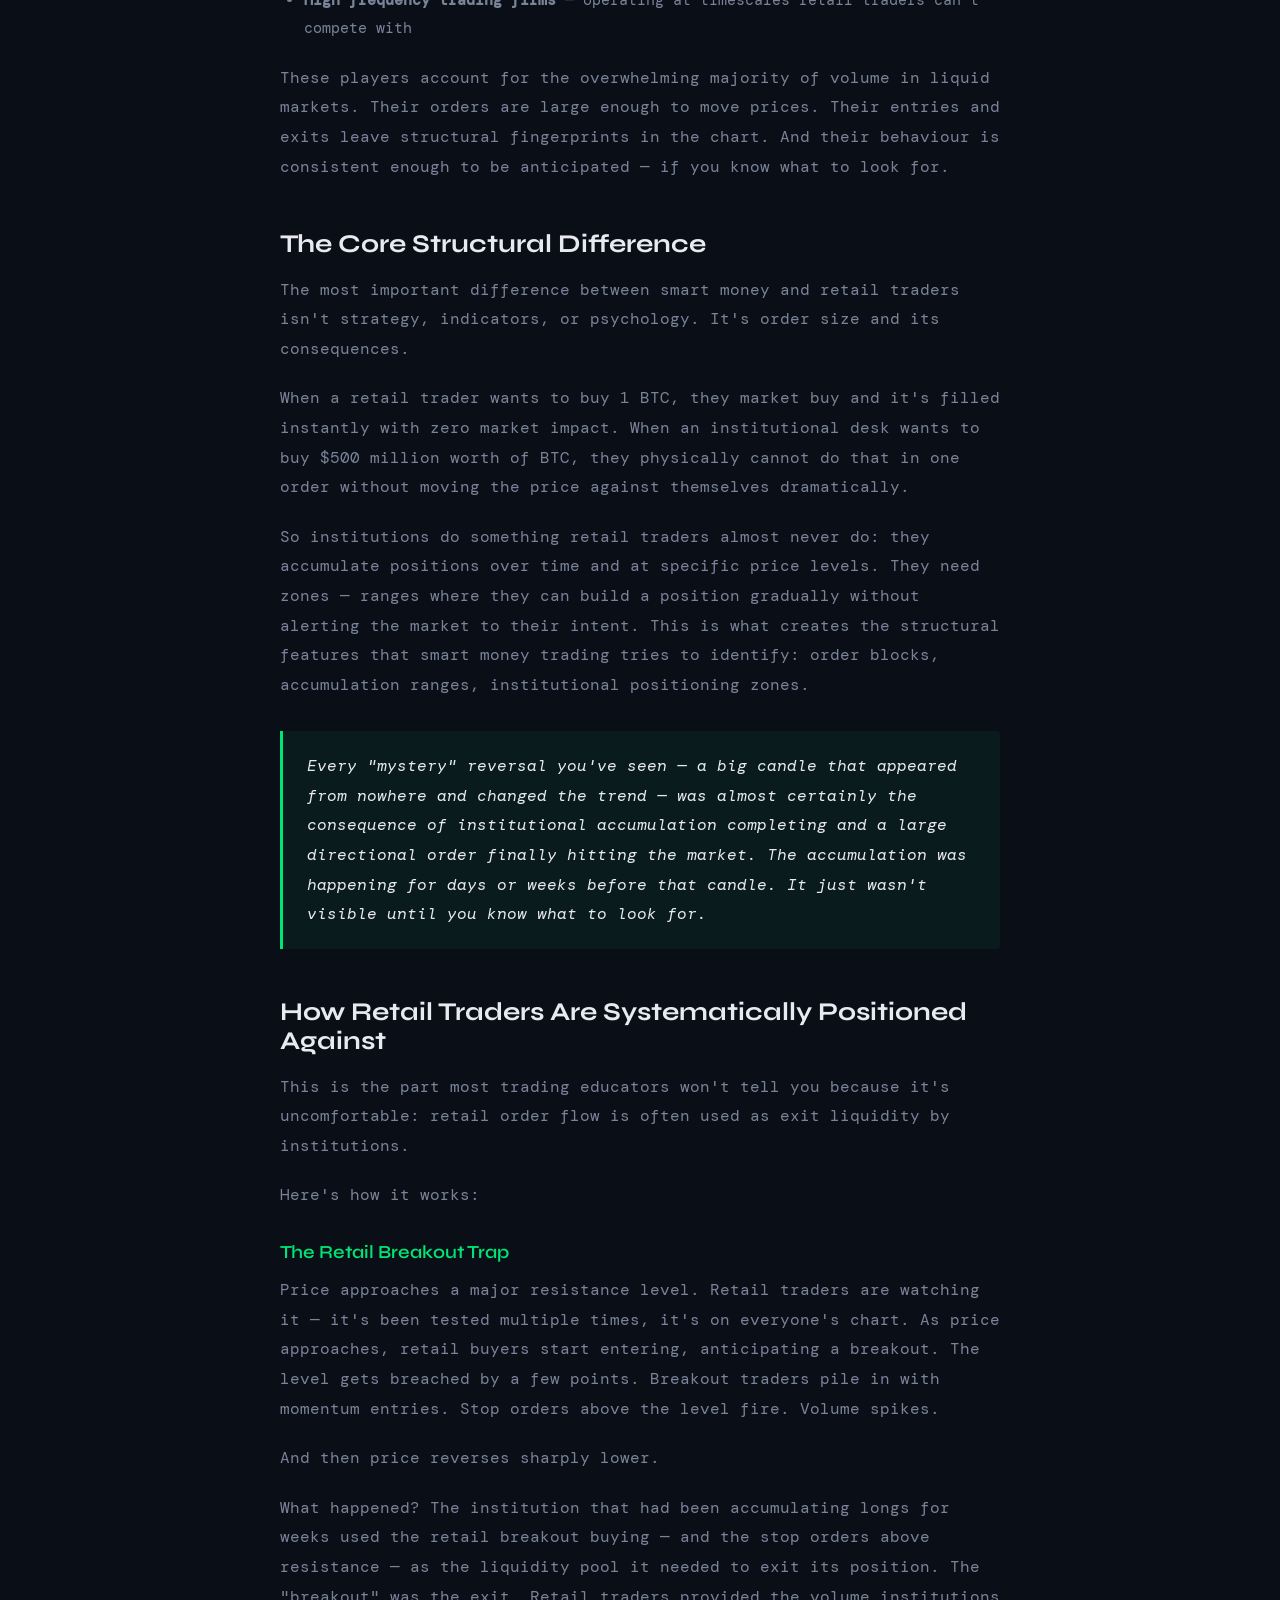
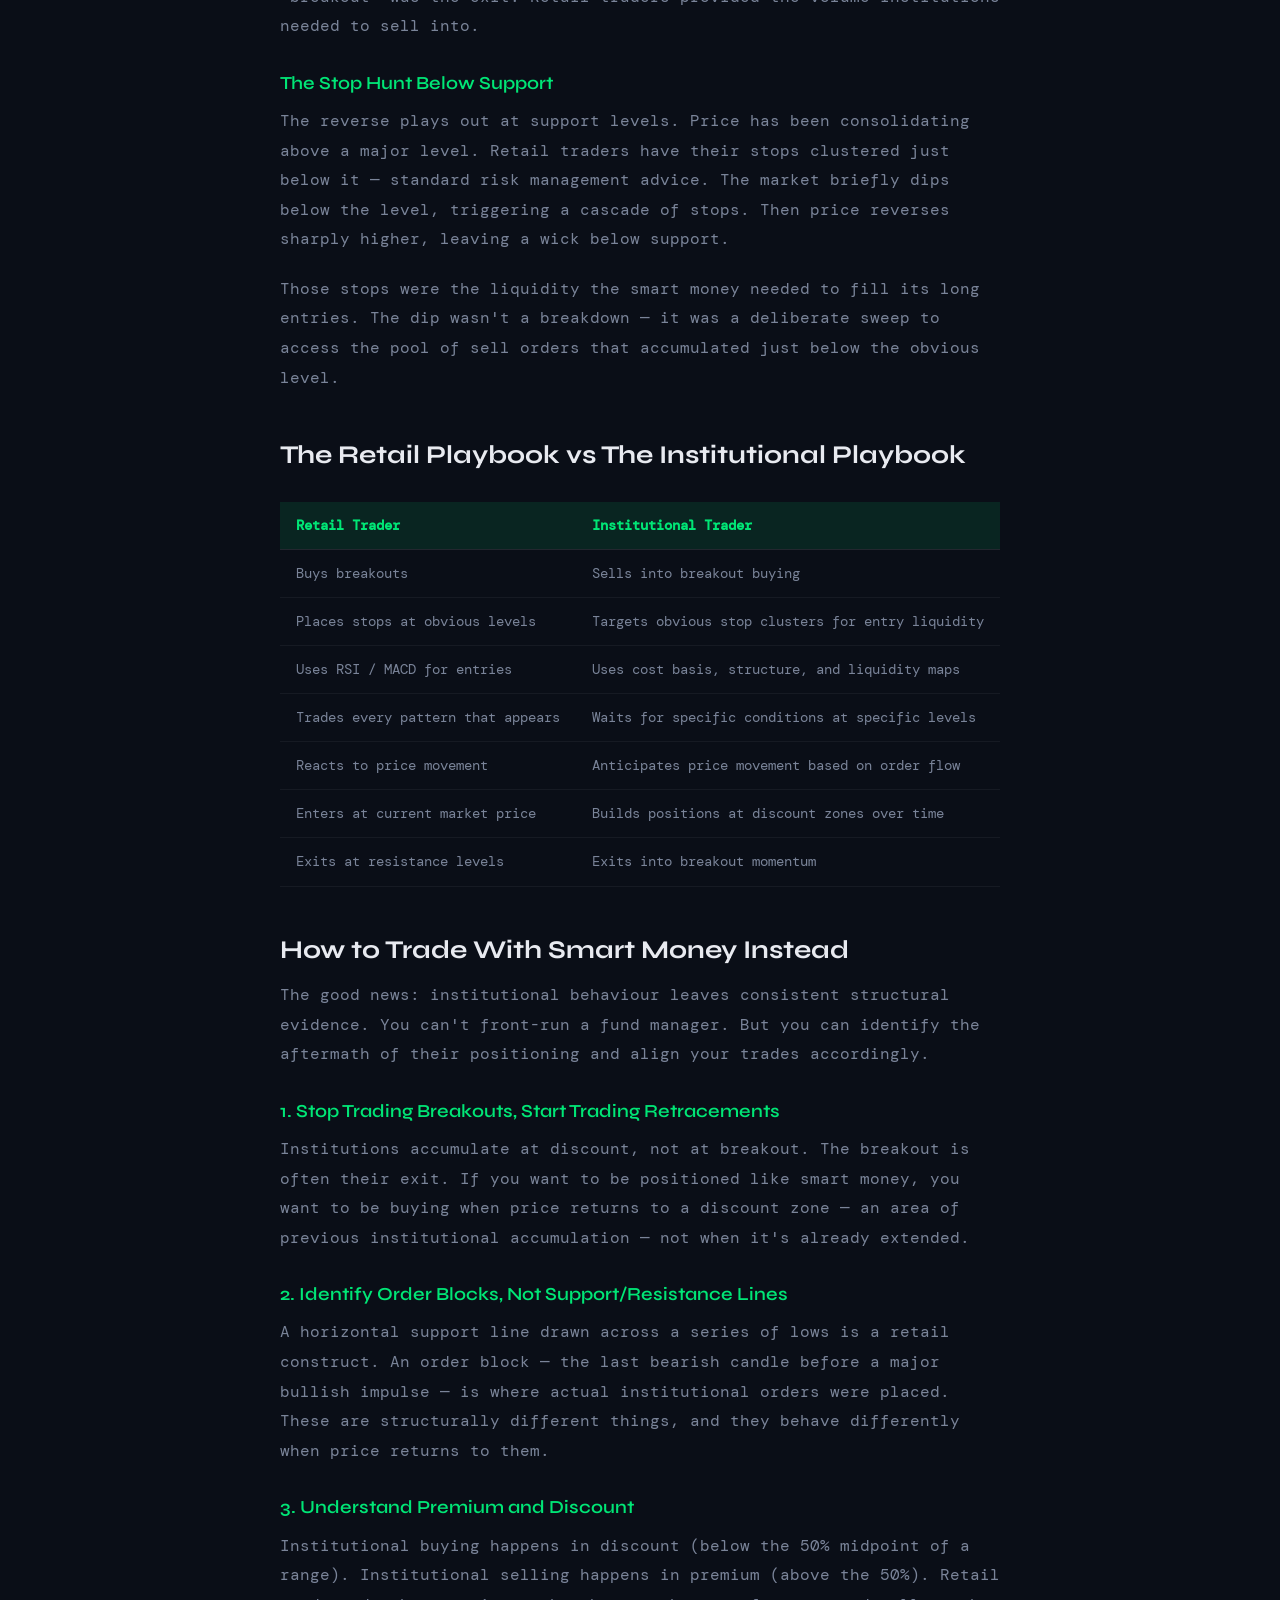
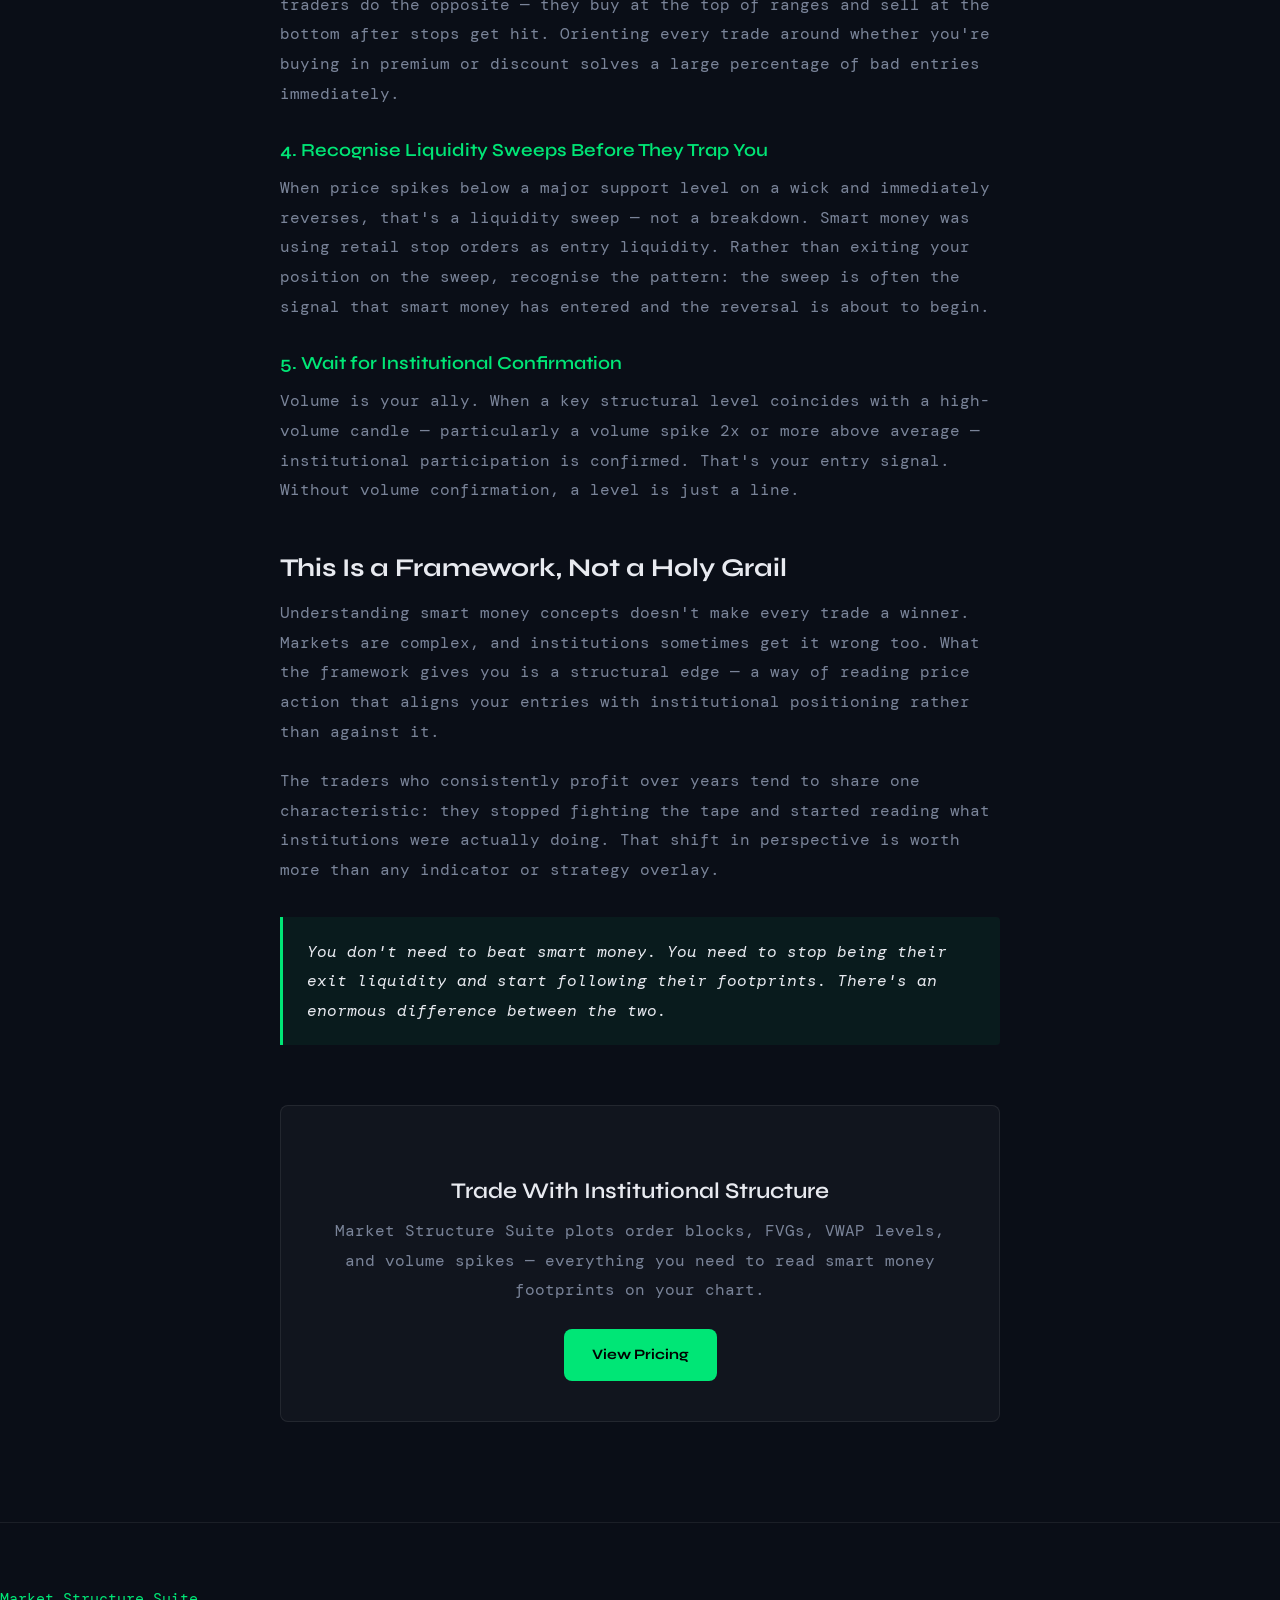
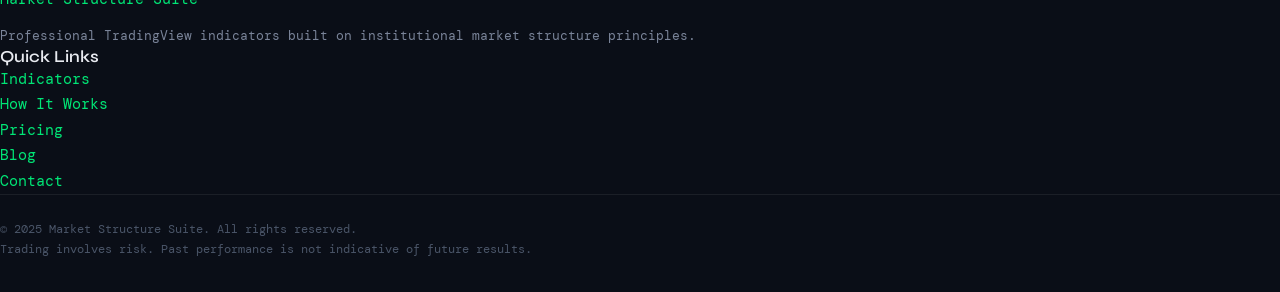
<file: blog/smart-money-vs-retail.html>
<!DOCTYPE html>
<html lang="en">
<head>
  <meta charset="UTF-8" />
  <meta name="viewport" content="width=device-width, initial-scale=1.0" />
  <title>Smart Money vs Retail Traders — Why Most People Lose and How to Switch Sides | Market Structure Suite</title>
  <meta name="description" content="Smart money doesn't trade the same way retail traders do. Understanding the structural differences in how institutions operate is the first step to trading with them, not against them." />
  <meta name="keywords" content="smart money vs retail traders, institutional trading strategy, why retail traders lose, smart money concepts, trading with institutions" />
  <link rel="canonical" href="https://marketstructuresuite.com/blog/smart-money-vs-retail.html" />
  <link rel="preconnect" href="https://fonts.googleapis.com" />
  <link rel="preconnect" href="https://fonts.gstatic.com" crossorigin />
  <link href="https://fonts.googleapis.com/css2?family=Syne:wght@400;600;700;800&family=DM+Mono:ital,wght@0,400;0,500;1,400&display=swap" rel="stylesheet" />
  <link rel="stylesheet" href="../css/style.css" />
  <style>
    .blog-hero { padding: 120px 0 60px; border-bottom: 1px solid rgba(255,255,255,0.07); }
    .blog-hero .category-tag {
      display: inline-block;
      background: rgba(0,230,118,0.1);
      color: var(--accent);
      font-family: 'DM Mono', monospace;
      font-size: 0.75rem;
      letter-spacing: 0.1em;
      text-transform: uppercase;
      padding: 4px 12px;
      border-radius: 2px;
      margin-bottom: 20px;
    }
    .blog-hero h1 { font-size: clamp(2rem, 5vw, 3.2rem); font-weight: 800; line-height: 1.15; max-width: 820px; margin-bottom: 20px; }
    .blog-meta { font-family: 'DM Mono', monospace; font-size: 0.8rem; color: var(--text-muted); display: flex; gap: 24px; flex-wrap: wrap; }
    .blog-content { max-width: 760px; margin: 0 auto; padding: 60px 20px 100px; }
    .blog-content h2 { font-size: 1.6rem; font-weight: 700; margin: 48px 0 16px; color: var(--text); }
    .blog-content h3 { font-size: 1.15rem; font-weight: 600; margin: 32px 0 12px; color: var(--accent); }
    .blog-content p { color: var(--text-muted); line-height: 1.85; margin-bottom: 20px; font-size: 1rem; }
    .blog-content ul, .blog-content ol { color: var(--text-muted); line-height: 1.85; margin: 0 0 20px 24px; }
    .blog-content li { margin-bottom: 8px; }
    .callout-box { background: rgba(0,230,118,0.06); border-left: 3px solid var(--accent); padding: 20px 24px; margin: 32px 0; border-radius: 0 4px 4px 0; }
    .callout-box p { margin: 0; color: var(--text); font-style: italic; }
    .comparison-table { width: 100%; border-collapse: collapse; margin: 32px 0; font-family: 'DM Mono', monospace; font-size: 0.85rem; }
    .comparison-table th { background: rgba(0,230,118,0.1); color: var(--accent); padding: 12px 16px; text-align: left; font-weight: 600; border-bottom: 1px solid rgba(255,255,255,0.1); }
    .comparison-table td { padding: 12px 16px; color: var(--text-muted); border-bottom: 1px solid rgba(255,255,255,0.05); vertical-align: top; }
    .comparison-table tr:hover td { background: rgba(255,255,255,0.02); }
    .blog-cta { background: rgba(255,255,255,0.03); border: 1px solid rgba(255,255,255,0.08); border-radius: 8px; padding: 40px; text-align: center; margin-top: 60px; }
    .blog-cta h3 { font-size: 1.4rem; color: var(--text); margin-bottom: 12px; }
    .blog-cta p { margin-bottom: 24px; }
    .back-to-blog { display: inline-flex; align-items: center; gap: 8px; font-family: 'DM Mono', monospace; font-size: 0.8rem; color: var(--text-muted); text-decoration: none; margin-bottom: 32px; transition: color 0.2s; }
    .back-to-blog:hover { color: var(--accent); }
  </style>
</head>
<body>
  <nav class="navbar">
    <div class="container nav-container">
      <a href="../index.html" class="nav-logo">Market Structure Suite</a>
      <button class="nav-toggle" aria-label="Toggle navigation">
        <span></span><span></span><span></span>
      </button>
      <ul class="nav-links">
        <li><a href="../indicators.html">Indicators</a></li>
        <li><a href="../how-it-works.html">How It Works</a></li>
        <li><a href="../pricing.html">Pricing</a></li>
        <li><a href="../blog.html">Blog</a></li>
        <li><a href="../contact.html">Contact</a></li>
      </ul>
    </div>
  </nav>

  <section class="blog-hero">
    <div class="container">
      <span class="category-tag">Education</span>
      <h1>Smart Money vs Retail Traders — Why Most People Lose and How to Switch Sides</h1>
      <div class="blog-meta">
        <span>May 2025</span>
        <span>10 min read</span>
        <span>Smart Money · Institutional Trading · Psychology</span>
      </div>
    </div>
  </section>

  <div class="blog-content">
    <a href="../blog.html" class="back-to-blog">← Back to Blog</a>

    <p>Around 70-80% of retail traders lose money consistently. This figure has been studied, replicated, and confirmed across multiple jurisdictions and asset classes. And yet the trading education industry keeps churning out the same advice: better indicators, tighter risk management, more discipline.</p>

    <p>The problem isn't discipline. The problem is that most retail traders are operating with a fundamentally incorrect model of how markets work.</p>

    <p>Markets aren't a level playing field where the best analysis wins. They're a zero-sum game — and on the other side of most retail positions sit institutional players with structural advantages that have nothing to do with being smarter or more disciplined. Understanding what those advantages are, and how institutions use them, is the only way to stop being on the wrong side of the trade.</p>

    <h2>Who "Smart Money" Actually Is</h2>

    <p>The term "smart money" gets thrown around loosely. What it actually refers to is the class of market participants operating at a scale and with an information advantage that structurally separates them from retail:</p>

    <ul>
      <li><strong>Hedge funds</strong> — from small systematic funds to multi-billion dollar macro operations</li>
      <li><strong>Investment bank proprietary desks</strong> — trading the bank's own capital</li>
      <li><strong>Asset managers and pension funds</strong> — deploying capital on behalf of large institutions</li>
      <li><strong>Market makers</strong> — providing liquidity while managing directional risk</li>
      <li><strong>High-frequency trading firms</strong> — operating at timescales retail traders can't compete with</li>
    </ul>

    <p>These players account for the overwhelming majority of volume in liquid markets. Their orders are large enough to move prices. Their entries and exits leave structural fingerprints in the chart. And their behaviour is consistent enough to be anticipated — if you know what to look for.</p>

    <h2>The Core Structural Difference</h2>

    <p>The most important difference between smart money and retail traders isn't strategy, indicators, or psychology. It's order size and its consequences.</p>

    <p>When a retail trader wants to buy 1 BTC, they market buy and it's filled instantly with zero market impact. When an institutional desk wants to buy $500 million worth of BTC, they physically cannot do that in one order without moving the price against themselves dramatically.</p>

    <p>So institutions do something retail traders almost never do: they accumulate positions over time and at specific price levels. They need zones — ranges where they can build a position gradually without alerting the market to their intent. This is what creates the structural features that smart money trading tries to identify: order blocks, accumulation ranges, institutional positioning zones.</p>

    <div class="callout-box">
      <p>Every "mystery" reversal you've seen — a big candle that appeared from nowhere and changed the trend — was almost certainly the consequence of institutional accumulation completing and a large directional order finally hitting the market. The accumulation was happening for days or weeks before that candle. It just wasn't visible until you know what to look for.</p>
    </div>

    <h2>How Retail Traders Are Systematically Positioned Against</h2>

    <p>This is the part most trading educators won't tell you because it's uncomfortable: retail order flow is often used as exit liquidity by institutions.</p>

    <p>Here's how it works:</p>

    <h3>The Retail Breakout Trap</h3>
    <p>Price approaches a major resistance level. Retail traders are watching it — it's been tested multiple times, it's on everyone's chart. As price approaches, retail buyers start entering, anticipating a breakout. The level gets breached by a few points. Breakout traders pile in with momentum entries. Stop orders above the level fire. Volume spikes.</p>

    <p>And then price reverses sharply lower.</p>

    <p>What happened? The institution that had been accumulating longs for weeks used the retail breakout buying — and the stop orders above resistance — as the liquidity pool it needed to exit its position. The "breakout" was the exit. Retail traders provided the volume institutions needed to sell into.</p>

    <h3>The Stop Hunt Below Support</h3>
    <p>The reverse plays out at support levels. Price has been consolidating above a major level. Retail traders have their stops clustered just below it — standard risk management advice. The market briefly dips below the level, triggering a cascade of stops. Then price reverses sharply higher, leaving a wick below support.</p>

    <p>Those stops were the liquidity the smart money needed to fill its long entries. The dip wasn't a breakdown — it was a deliberate sweep to access the pool of sell orders that accumulated just below the obvious level.</p>

    <h2>The Retail Playbook vs The Institutional Playbook</h2>

    <table class="comparison-table">
      <thead>
        <tr>
          <th>Retail Trader</th>
          <th>Institutional Trader</th>
        </tr>
      </thead>
      <tbody>
        <tr>
          <td>Buys breakouts</td>
          <td>Sells into breakout buying</td>
        </tr>
        <tr>
          <td>Places stops at obvious levels</td>
          <td>Targets obvious stop clusters for entry liquidity</td>
        </tr>
        <tr>
          <td>Uses RSI / MACD for entries</td>
          <td>Uses cost basis, structure, and liquidity maps</td>
        </tr>
        <tr>
          <td>Trades every pattern that appears</td>
          <td>Waits for specific conditions at specific levels</td>
        </tr>
        <tr>
          <td>Reacts to price movement</td>
          <td>Anticipates price movement based on order flow</td>
        </tr>
        <tr>
          <td>Enters at current market price</td>
          <td>Builds positions at discount zones over time</td>
        </tr>
        <tr>
          <td>Exits at resistance levels</td>
          <td>Exits into breakout momentum</td>
        </tr>
      </tbody>
    </table>

    <h2>How to Trade With Smart Money Instead</h2>

    <p>The good news: institutional behaviour leaves consistent structural evidence. You can't front-run a fund manager. But you can identify the aftermath of their positioning and align your trades accordingly.</p>

    <h3>1. Stop Trading Breakouts, Start Trading Retracements</h3>
    <p>Institutions accumulate at discount, not at breakout. The breakout is often their exit. If you want to be positioned like smart money, you want to be buying when price returns to a discount zone — an area of previous institutional accumulation — not when it's already extended.</p>

    <h3>2. Identify Order Blocks, Not Support/Resistance Lines</h3>
    <p>A horizontal support line drawn across a series of lows is a retail construct. An order block — the last bearish candle before a major bullish impulse — is where actual institutional orders were placed. These are structurally different things, and they behave differently when price returns to them.</p>

    <h3>3. Understand Premium and Discount</h3>
    <p>Institutional buying happens in discount (below the 50% midpoint of a range). Institutional selling happens in premium (above the 50%). Retail traders do the opposite — they buy at the top of ranges and sell at the bottom after stops get hit. Orienting every trade around whether you're buying in premium or discount solves a large percentage of bad entries immediately.</p>

    <h3>4. Recognise Liquidity Sweeps Before They Trap You</h3>
    <p>When price spikes below a major support level on a wick and immediately reverses, that's a liquidity sweep — not a breakdown. Smart money was using retail stop orders as entry liquidity. Rather than exiting your position on the sweep, recognise the pattern: the sweep is often the signal that smart money has entered and the reversal is about to begin.</p>

    <h3>5. Wait for Institutional Confirmation</h3>
    <p>Volume is your ally. When a key structural level coincides with a high-volume candle — particularly a volume spike 2x or more above average — institutional participation is confirmed. That's your entry signal. Without volume confirmation, a level is just a line.</p>

    <h2>This Is a Framework, Not a Holy Grail</h2>

    <p>Understanding smart money concepts doesn't make every trade a winner. Markets are complex, and institutions sometimes get it wrong too. What the framework gives you is a structural edge — a way of reading price action that aligns your entries with institutional positioning rather than against it.</p>

    <p>The traders who consistently profit over years tend to share one characteristic: they stopped fighting the tape and started reading what institutions were actually doing. That shift in perspective is worth more than any indicator or strategy overlay.</p>

    <div class="callout-box">
      <p>You don't need to beat smart money. You need to stop being their exit liquidity and start following their footprints. There's an enormous difference between the two.</p>
    </div>

    <div class="blog-cta">
      <h3>Trade With Institutional Structure</h3>
      <p>Market Structure Suite plots order blocks, FVGs, VWAP levels, and volume spikes — everything you need to read smart money footprints on your chart.</p>
      <a href="../pricing.html" class="btn btn-primary">View Pricing</a>
    </div>
  </div>

  <footer class="footer">
    <div class="container">
      <div class="footer-content">
        <div class="footer-brand">
          <a href="../index.html" class="nav-logo">Market Structure Suite</a>
          <p>Professional TradingView indicators built on institutional market structure principles.</p>
        </div>
        <div class="footer-links">
          <h4>Quick Links</h4>
          <ul>
            <li><a href="../indicators.html">Indicators</a></li>
            <li><a href="../how-it-works.html">How It Works</a></li>
            <li><a href="../pricing.html">Pricing</a></li>
            <li><a href="../blog.html">Blog</a></li>
            <li><a href="../contact.html">Contact</a></li>
          </ul>
        </div>
      </div>
      <div class="footer-bottom">
        <p>&copy; 2025 Market Structure Suite. All rights reserved.</p>
        <p class="disclaimer">Trading involves risk. Past performance is not indicative of future results.</p>
      </div>
    </div>
  </footer>

  <script src="../js/main.js"></script>
</body>
</html>
</file>
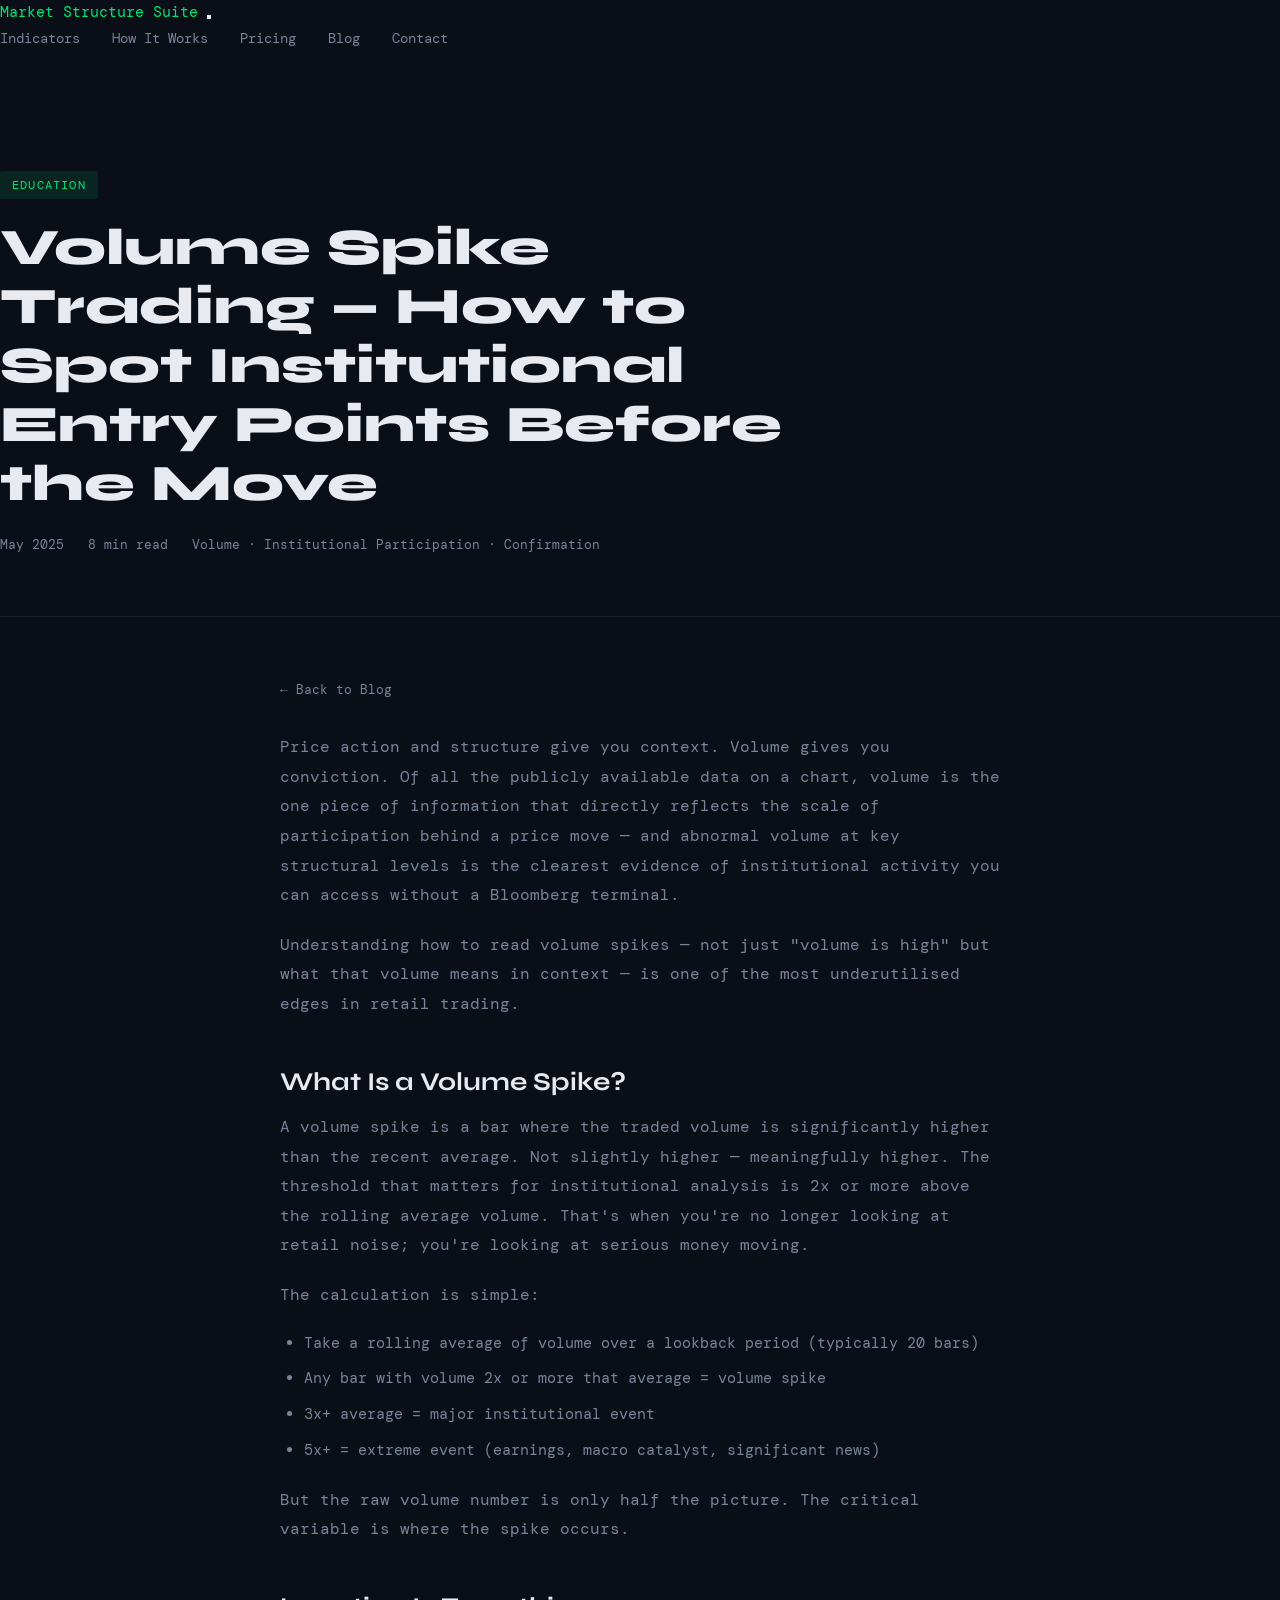
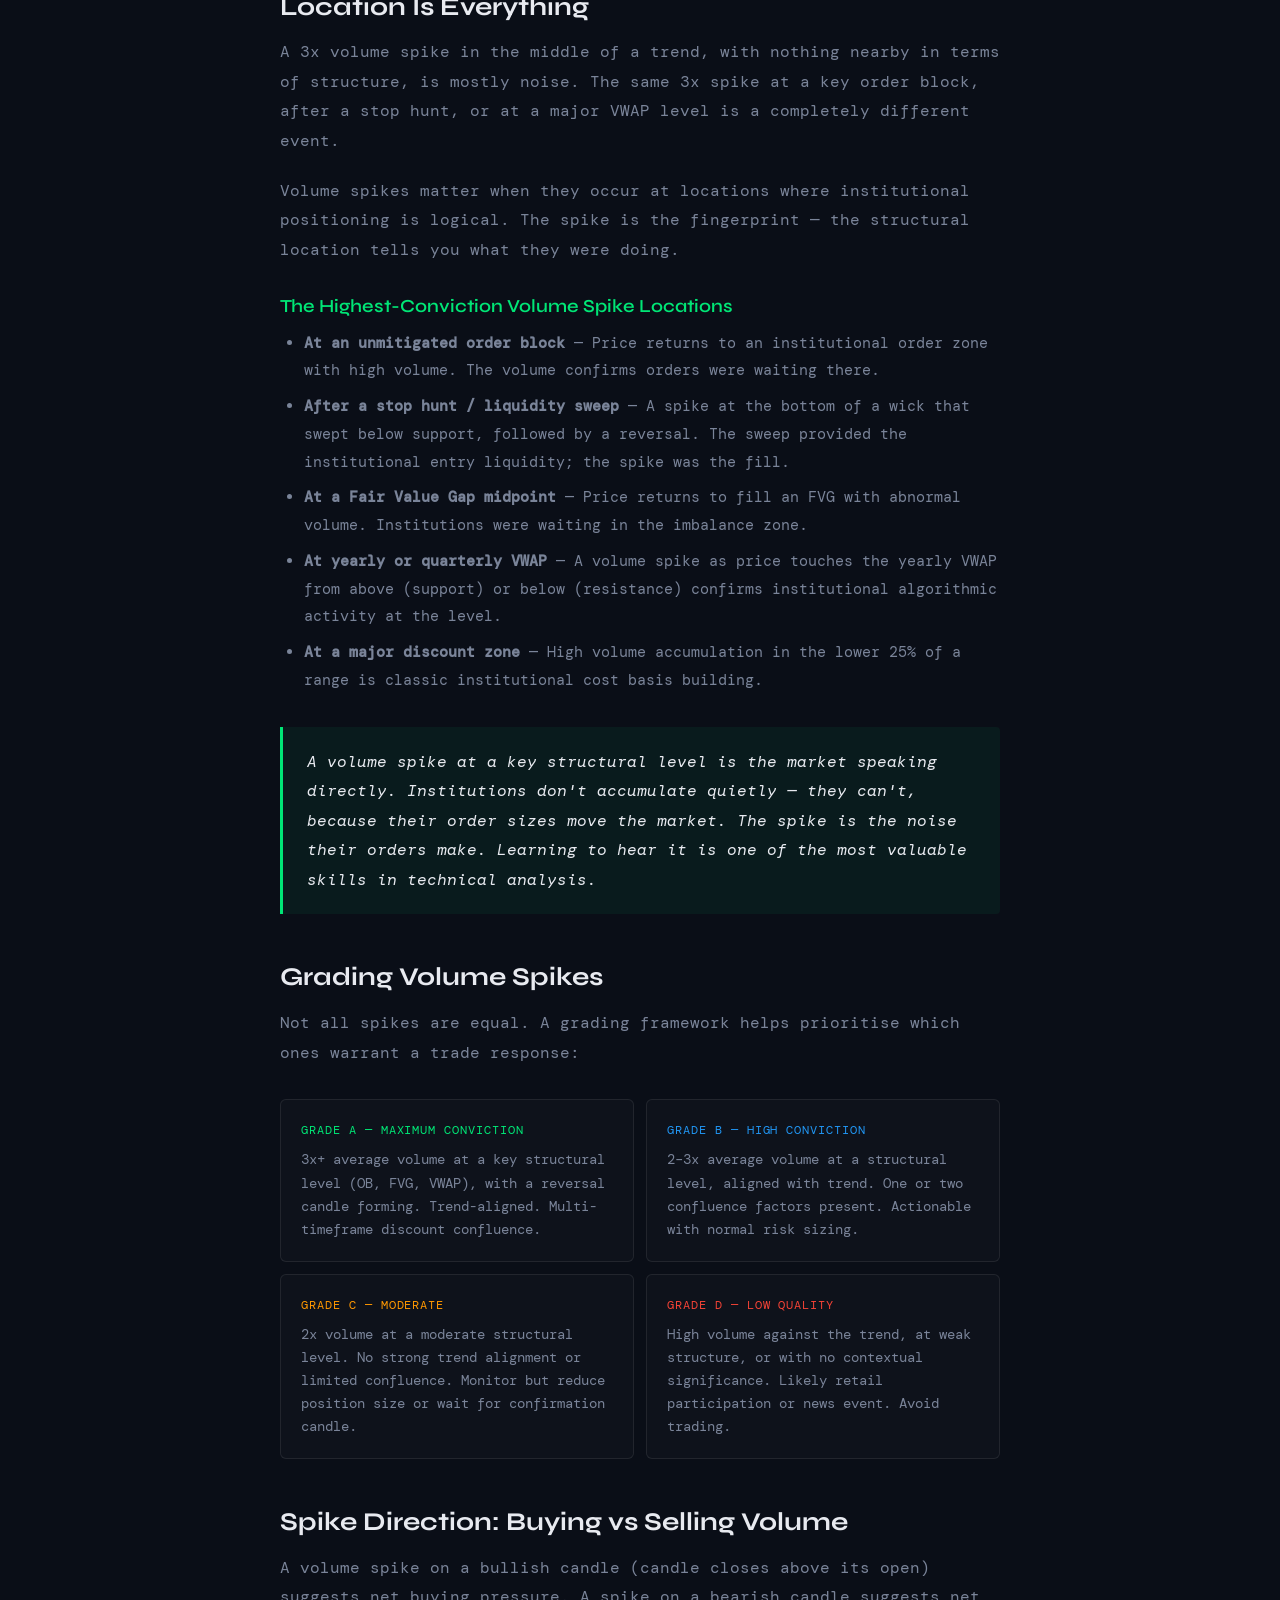
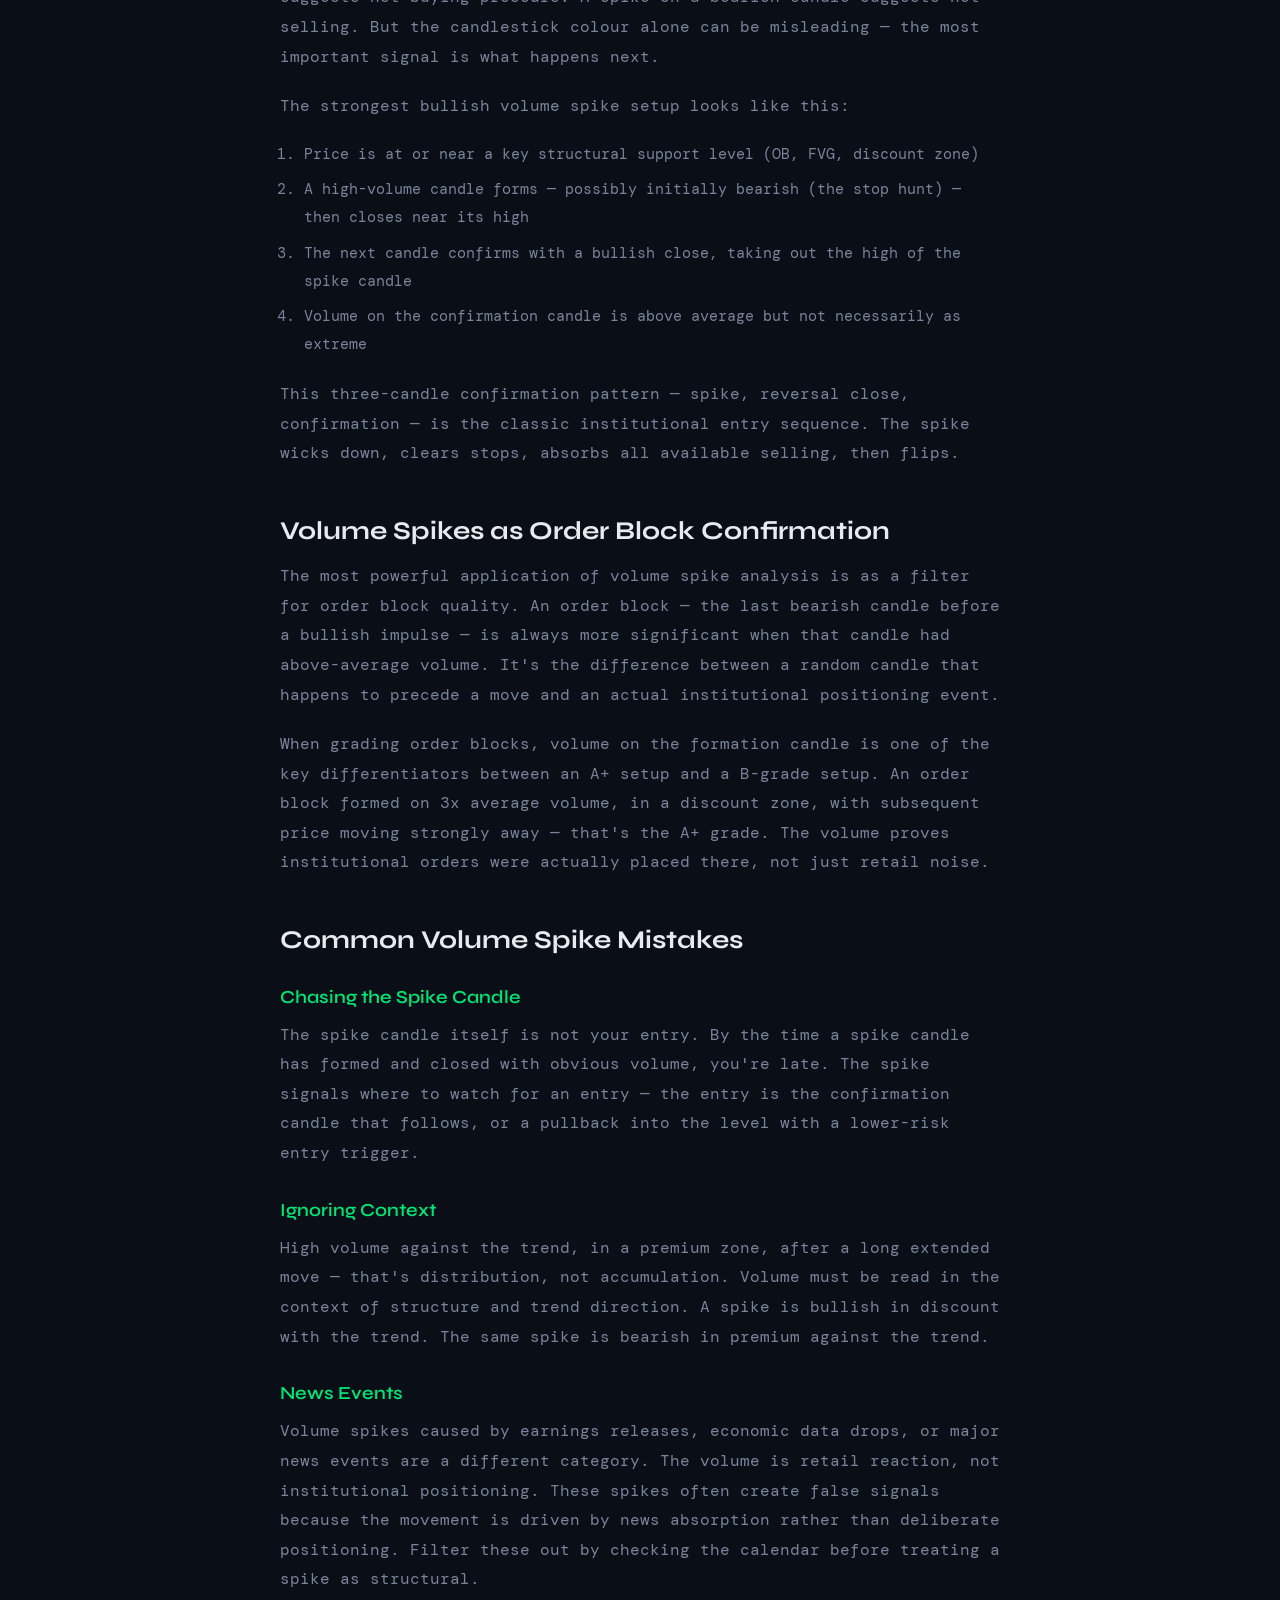
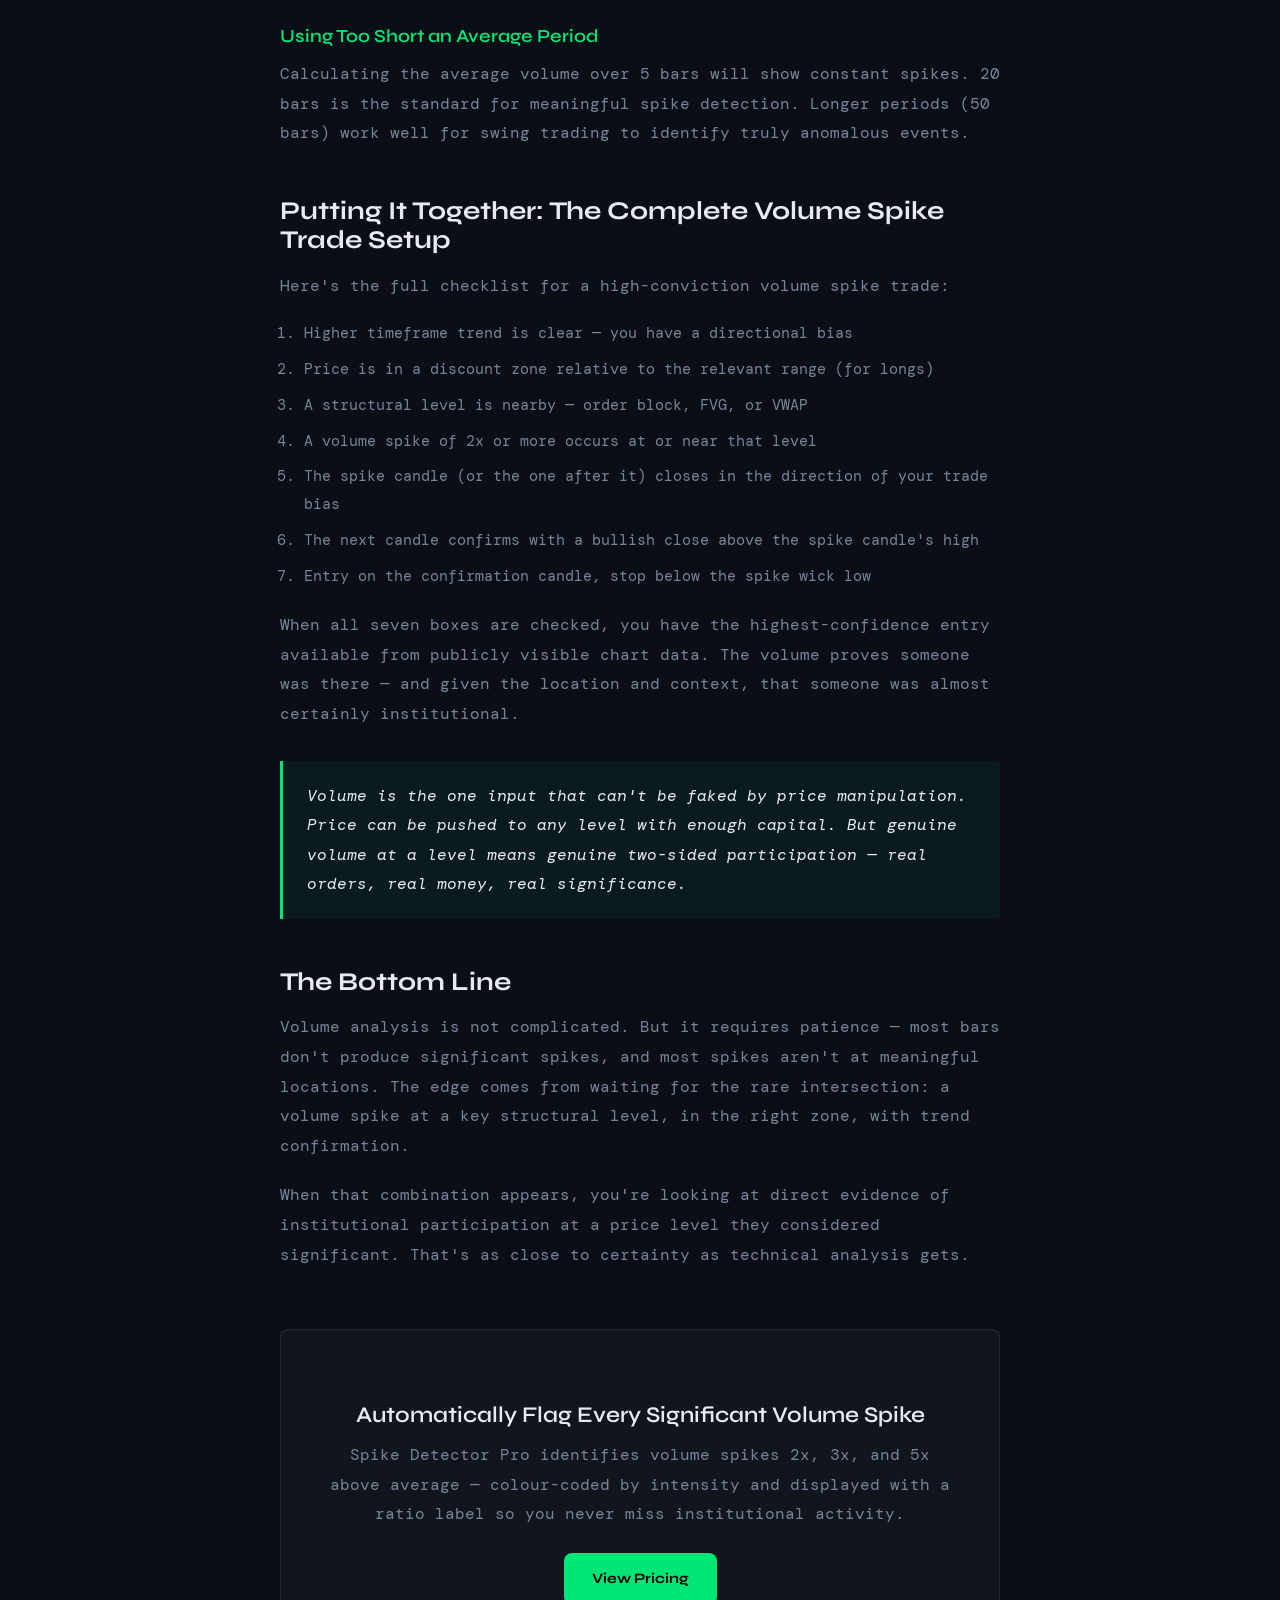
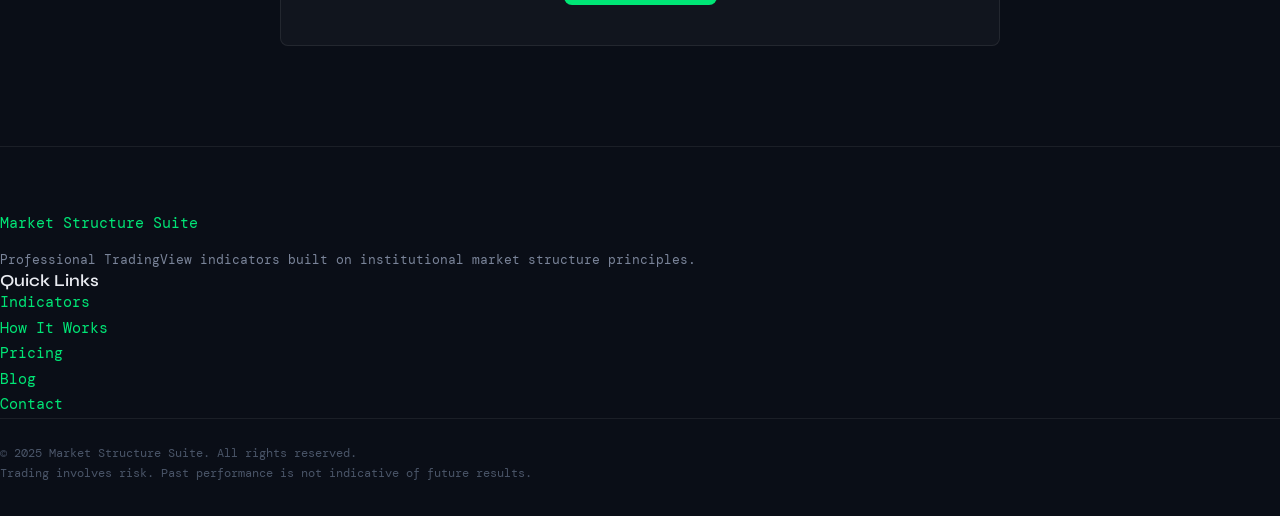
<file: blog/volume-spike-trading.html>
<!DOCTYPE html>
<html lang="en">
<head>
  <meta charset="UTF-8" />
  <meta name="viewport" content="width=device-width, initial-scale=1.0" />
  <title>Volume Spike Trading — How to Spot Institutional Entry Points Before the Move | Market Structure Suite</title>
  <meta name="description" content="Volume spikes at key levels are the clearest evidence of institutional participation available on a standard chart. Learn how to identify, grade, and trade volume spikes the right way." />
  <meta name="keywords" content="volume spike trading, institutional volume, unusual volume indicator, TradingView volume spike, smart money volume analysis" />
  <link rel="canonical" href="https://marketstructuresuite.com/blog/volume-spike-trading.html" />
  <link rel="preconnect" href="https://fonts.googleapis.com" />
  <link rel="preconnect" href="https://fonts.gstatic.com" crossorigin />
  <link href="https://fonts.googleapis.com/css2?family=Syne:wght@400;600;700;800&family=DM+Mono:ital,wght@0,400;0,500;1,400&display=swap" rel="stylesheet" />
  <link rel="stylesheet" href="../css/style.css" />
  <style>
    .blog-hero { padding: 120px 0 60px; border-bottom: 1px solid rgba(255,255,255,0.07); }
    .blog-hero .category-tag {
      display: inline-block; background: rgba(0,230,118,0.1); color: var(--accent);
      font-family: 'DM Mono', monospace; font-size: 0.75rem; letter-spacing: 0.1em;
      text-transform: uppercase; padding: 4px 12px; border-radius: 2px; margin-bottom: 20px;
    }
    .blog-hero h1 { font-size: clamp(2rem, 5vw, 3.2rem); font-weight: 800; line-height: 1.15; max-width: 820px; margin-bottom: 20px; }
    .blog-meta { font-family: 'DM Mono', monospace; font-size: 0.8rem; color: var(--text-muted); display: flex; gap: 24px; flex-wrap: wrap; }
    .blog-content { max-width: 760px; margin: 0 auto; padding: 60px 20px 100px; }
    .blog-content h2 { font-size: 1.6rem; font-weight: 700; margin: 48px 0 16px; color: var(--text); }
    .blog-content h3 { font-size: 1.15rem; font-weight: 600; margin: 32px 0 12px; color: var(--accent); }
    .blog-content p { color: var(--text-muted); line-height: 1.85; margin-bottom: 20px; font-size: 1rem; }
    .blog-content ul, .blog-content ol { color: var(--text-muted); line-height: 1.85; margin: 0 0 20px 24px; }
    .blog-content li { margin-bottom: 8px; }
    .callout-box { background: rgba(0,230,118,0.06); border-left: 3px solid var(--accent); padding: 20px 24px; margin: 32px 0; border-radius: 0 4px 4px 0; }
    .callout-box p { margin: 0; color: var(--text); font-style: italic; }
    .spike-grades {
      display: grid;
      grid-template-columns: 1fr 1fr;
      gap: 12px;
      margin: 32px 0;
    }
    .grade-card {
      background: rgba(255,255,255,0.02);
      border: 1px solid rgba(255,255,255,0.08);
      border-radius: 6px;
      padding: 20px;
    }
    .grade-label { font-family: 'DM Mono', monospace; font-size: 0.75rem; letter-spacing: 0.08em; text-transform: uppercase; margin-bottom: 8px; }
    .grade-card.grade-a .grade-label { color: var(--accent); }
    .grade-card.grade-b .grade-label { color: #2196F3; }
    .grade-card.grade-c .grade-label { color: #ff9800; }
    .grade-card.grade-d .grade-label { color: #f44336; }
    .grade-card p { color: var(--text-muted); font-size: 0.9rem; margin: 0; line-height: 1.6; }
    .blog-cta { background: rgba(255,255,255,0.03); border: 1px solid rgba(255,255,255,0.08); border-radius: 8px; padding: 40px; text-align: center; margin-top: 60px; }
    .blog-cta h3 { font-size: 1.4rem; color: var(--text); margin-bottom: 12px; }
    .blog-cta p { margin-bottom: 24px; }
    .back-to-blog { display: inline-flex; align-items: center; gap: 8px; font-family: 'DM Mono', monospace; font-size: 0.8rem; color: var(--text-muted); text-decoration: none; margin-bottom: 32px; transition: color 0.2s; }
    .back-to-blog:hover { color: var(--accent); }
    @media (max-width: 560px) { .spike-grades { grid-template-columns: 1fr; } }
  </style>
</head>
<body>
  <nav class="navbar">
    <div class="container nav-container">
      <a href="../index.html" class="nav-logo">Market Structure Suite</a>
      <button class="nav-toggle" aria-label="Toggle navigation">
        <span></span><span></span><span></span>
      </button>
      <ul class="nav-links">
        <li><a href="../indicators.html">Indicators</a></li>
        <li><a href="../how-it-works.html">How It Works</a></li>
        <li><a href="../pricing.html">Pricing</a></li>
        <li><a href="../blog.html">Blog</a></li>
        <li><a href="../contact.html">Contact</a></li>
      </ul>
    </div>
  </nav>

  <section class="blog-hero">
    <div class="container">
      <span class="category-tag">Education</span>
      <h1>Volume Spike Trading — How to Spot Institutional Entry Points Before the Move</h1>
      <div class="blog-meta">
        <span>May 2025</span>
        <span>8 min read</span>
        <span>Volume · Institutional Participation · Confirmation</span>
      </div>
    </div>
  </section>

  <div class="blog-content">
    <a href="../blog.html" class="back-to-blog">← Back to Blog</a>

    <p>Price action and structure give you context. Volume gives you conviction. Of all the publicly available data on a chart, volume is the one piece of information that directly reflects the scale of participation behind a price move — and abnormal volume at key structural levels is the clearest evidence of institutional activity you can access without a Bloomberg terminal.</p>

    <p>Understanding how to read volume spikes — not just "volume is high" but what that volume means in context — is one of the most underutilised edges in retail trading.</p>

    <h2>What Is a Volume Spike?</h2>

    <p>A volume spike is a bar where the traded volume is significantly higher than the recent average. Not slightly higher — meaningfully higher. The threshold that matters for institutional analysis is 2x or more above the rolling average volume. That's when you're no longer looking at retail noise; you're looking at serious money moving.</p>

    <p>The calculation is simple:</p>
    <ul>
      <li>Take a rolling average of volume over a lookback period (typically 20 bars)</li>
      <li>Any bar with volume 2x or more that average = volume spike</li>
      <li>3x+ average = major institutional event</li>
      <li>5x+ = extreme event (earnings, macro catalyst, significant news)</li>
    </ul>

    <p>But the raw volume number is only half the picture. The critical variable is where the spike occurs.</p>

    <h2>Location Is Everything</h2>

    <p>A 3x volume spike in the middle of a trend, with nothing nearby in terms of structure, is mostly noise. The same 3x spike at a key order block, after a stop hunt, or at a major VWAP level is a completely different event.</p>

    <p>Volume spikes matter when they occur at locations where institutional positioning is logical. The spike is the fingerprint — the structural location tells you what they were doing.</p>

    <h3>The Highest-Conviction Volume Spike Locations</h3>

    <ul>
      <li><strong>At an unmitigated order block</strong> — Price returns to an institutional order zone with high volume. The volume confirms orders were waiting there.</li>
      <li><strong>After a stop hunt / liquidity sweep</strong> — A spike at the bottom of a wick that swept below support, followed by a reversal. The sweep provided the institutional entry liquidity; the spike was the fill.</li>
      <li><strong>At a Fair Value Gap midpoint</strong> — Price returns to fill an FVG with abnormal volume. Institutions were waiting in the imbalance zone.</li>
      <li><strong>At yearly or quarterly VWAP</strong> — A volume spike as price touches the yearly VWAP from above (support) or below (resistance) confirms institutional algorithmic activity at the level.</li>
      <li><strong>At a major discount zone</strong> — High volume accumulation in the lower 25% of a range is classic institutional cost basis building.</li>
    </ul>

    <div class="callout-box">
      <p>A volume spike at a key structural level is the market speaking directly. Institutions don't accumulate quietly — they can't, because their order sizes move the market. The spike is the noise their orders make. Learning to hear it is one of the most valuable skills in technical analysis.</p>
    </div>

    <h2>Grading Volume Spikes</h2>

    <p>Not all spikes are equal. A grading framework helps prioritise which ones warrant a trade response:</p>

    <div class="spike-grades">
      <div class="grade-card grade-a">
        <div class="grade-label">Grade A — Maximum Conviction</div>
        <p>3x+ average volume at a key structural level (OB, FVG, VWAP), with a reversal candle forming. Trend-aligned. Multi-timeframe discount confluence.</p>
      </div>
      <div class="grade-card grade-b">
        <div class="grade-label">Grade B — High Conviction</div>
        <p>2–3x average volume at a structural level, aligned with trend. One or two confluence factors present. Actionable with normal risk sizing.</p>
      </div>
      <div class="grade-card grade-c">
        <div class="grade-label">Grade C — Moderate</div>
        <p>2x volume at a moderate structural level. No strong trend alignment or limited confluence. Monitor but reduce position size or wait for confirmation candle.</p>
      </div>
      <div class="grade-card grade-d">
        <div class="grade-label">Grade D — Low Quality</div>
        <p>High volume against the trend, at weak structure, or with no contextual significance. Likely retail participation or news event. Avoid trading.</p>
      </div>
    </div>

    <h2>Spike Direction: Buying vs Selling Volume</h2>

    <p>A volume spike on a bullish candle (candle closes above its open) suggests net buying pressure. A spike on a bearish candle suggests net selling. But the candlestick colour alone can be misleading — the most important signal is what happens next.</p>

    <p>The strongest bullish volume spike setup looks like this:</p>
    <ol>
      <li>Price is at or near a key structural support level (OB, FVG, discount zone)</li>
      <li>A high-volume candle forms — possibly initially bearish (the stop hunt) — then closes near its high</li>
      <li>The next candle confirms with a bullish close, taking out the high of the spike candle</li>
      <li>Volume on the confirmation candle is above average but not necessarily as extreme</li>
    </ol>

    <p>This three-candle confirmation pattern — spike, reversal close, confirmation — is the classic institutional entry sequence. The spike wicks down, clears stops, absorbs all available selling, then flips.</p>

    <h2>Volume Spikes as Order Block Confirmation</h2>

    <p>The most powerful application of volume spike analysis is as a filter for order block quality. An order block — the last bearish candle before a bullish impulse — is always more significant when that candle had above-average volume. It's the difference between a random candle that happens to precede a move and an actual institutional positioning event.</p>

    <p>When grading order blocks, volume on the formation candle is one of the key differentiators between an A+ setup and a B-grade setup. An order block formed on 3x average volume, in a discount zone, with subsequent price moving strongly away — that's the A+ grade. The volume proves institutional orders were actually placed there, not just retail noise.</p>

    <h2>Common Volume Spike Mistakes</h2>

    <h3>Chasing the Spike Candle</h3>
    <p>The spike candle itself is not your entry. By the time a spike candle has formed and closed with obvious volume, you're late. The spike signals where to watch for an entry — the entry is the confirmation candle that follows, or a pullback into the level with a lower-risk entry trigger.</p>

    <h3>Ignoring Context</h3>
    <p>High volume against the trend, in a premium zone, after a long extended move — that's distribution, not accumulation. Volume must be read in the context of structure and trend direction. A spike is bullish in discount with the trend. The same spike is bearish in premium against the trend.</p>

    <h3>News Events</h3>
    <p>Volume spikes caused by earnings releases, economic data drops, or major news events are a different category. The volume is retail reaction, not institutional positioning. These spikes often create false signals because the movement is driven by news absorption rather than deliberate positioning. Filter these out by checking the calendar before treating a spike as structural.</p>

    <h3>Using Too Short an Average Period</h3>
    <p>Calculating the average volume over 5 bars will show constant spikes. 20 bars is the standard for meaningful spike detection. Longer periods (50 bars) work well for swing trading to identify truly anomalous events.</p>

    <h2>Putting It Together: The Complete Volume Spike Trade Setup</h2>

    <p>Here's the full checklist for a high-conviction volume spike trade:</p>

    <ol>
      <li>Higher timeframe trend is clear — you have a directional bias</li>
      <li>Price is in a discount zone relative to the relevant range (for longs)</li>
      <li>A structural level is nearby — order block, FVG, or VWAP</li>
      <li>A volume spike of 2x or more occurs at or near that level</li>
      <li>The spike candle (or the one after it) closes in the direction of your trade bias</li>
      <li>The next candle confirms with a bullish close above the spike candle's high</li>
      <li>Entry on the confirmation candle, stop below the spike wick low</li>
    </ol>

    <p>When all seven boxes are checked, you have the highest-confidence entry available from publicly visible chart data. The volume proves someone was there — and given the location and context, that someone was almost certainly institutional.</p>

    <div class="callout-box">
      <p>Volume is the one input that can't be faked by price manipulation. Price can be pushed to any level with enough capital. But genuine volume at a level means genuine two-sided participation — real orders, real money, real significance.</p>
    </div>

    <h2>The Bottom Line</h2>

    <p>Volume analysis is not complicated. But it requires patience — most bars don't produce significant spikes, and most spikes aren't at meaningful locations. The edge comes from waiting for the rare intersection: a volume spike at a key structural level, in the right zone, with trend confirmation.</p>

    <p>When that combination appears, you're looking at direct evidence of institutional participation at a price level they considered significant. That's as close to certainty as technical analysis gets.</p>

    <div class="blog-cta">
      <h3>Automatically Flag Every Significant Volume Spike</h3>
      <p>Spike Detector Pro identifies volume spikes 2x, 3x, and 5x above average — colour-coded by intensity and displayed with a ratio label so you never miss institutional activity.</p>
      <a href="../pricing.html" class="btn btn-primary">View Pricing</a>
    </div>
  </div>

  <footer class="footer">
    <div class="container">
      <div class="footer-content">
        <div class="footer-brand">
          <a href="../index.html" class="nav-logo">Market Structure Suite</a>
          <p>Professional TradingView indicators built on institutional market structure principles.</p>
        </div>
        <div class="footer-links">
          <h4>Quick Links</h4>
          <ul>
            <li><a href="../indicators.html">Indicators</a></li>
            <li><a href="../how-it-works.html">How It Works</a></li>
            <li><a href="../pricing.html">Pricing</a></li>
            <li><a href="../blog.html">Blog</a></li>
            <li><a href="../contact.html">Contact</a></li>
          </ul>
        </div>
      </div>
      <div class="footer-bottom">
        <p>&copy; 2025 Market Structure Suite. All rights reserved.</p>
        <p class="disclaimer">Trading involves risk. Past performance is not indicative of future results.</p>
      </div>
    </div>
  </footer>

  <script src="../js/main.js"></script>
</body>
</html>
</file>
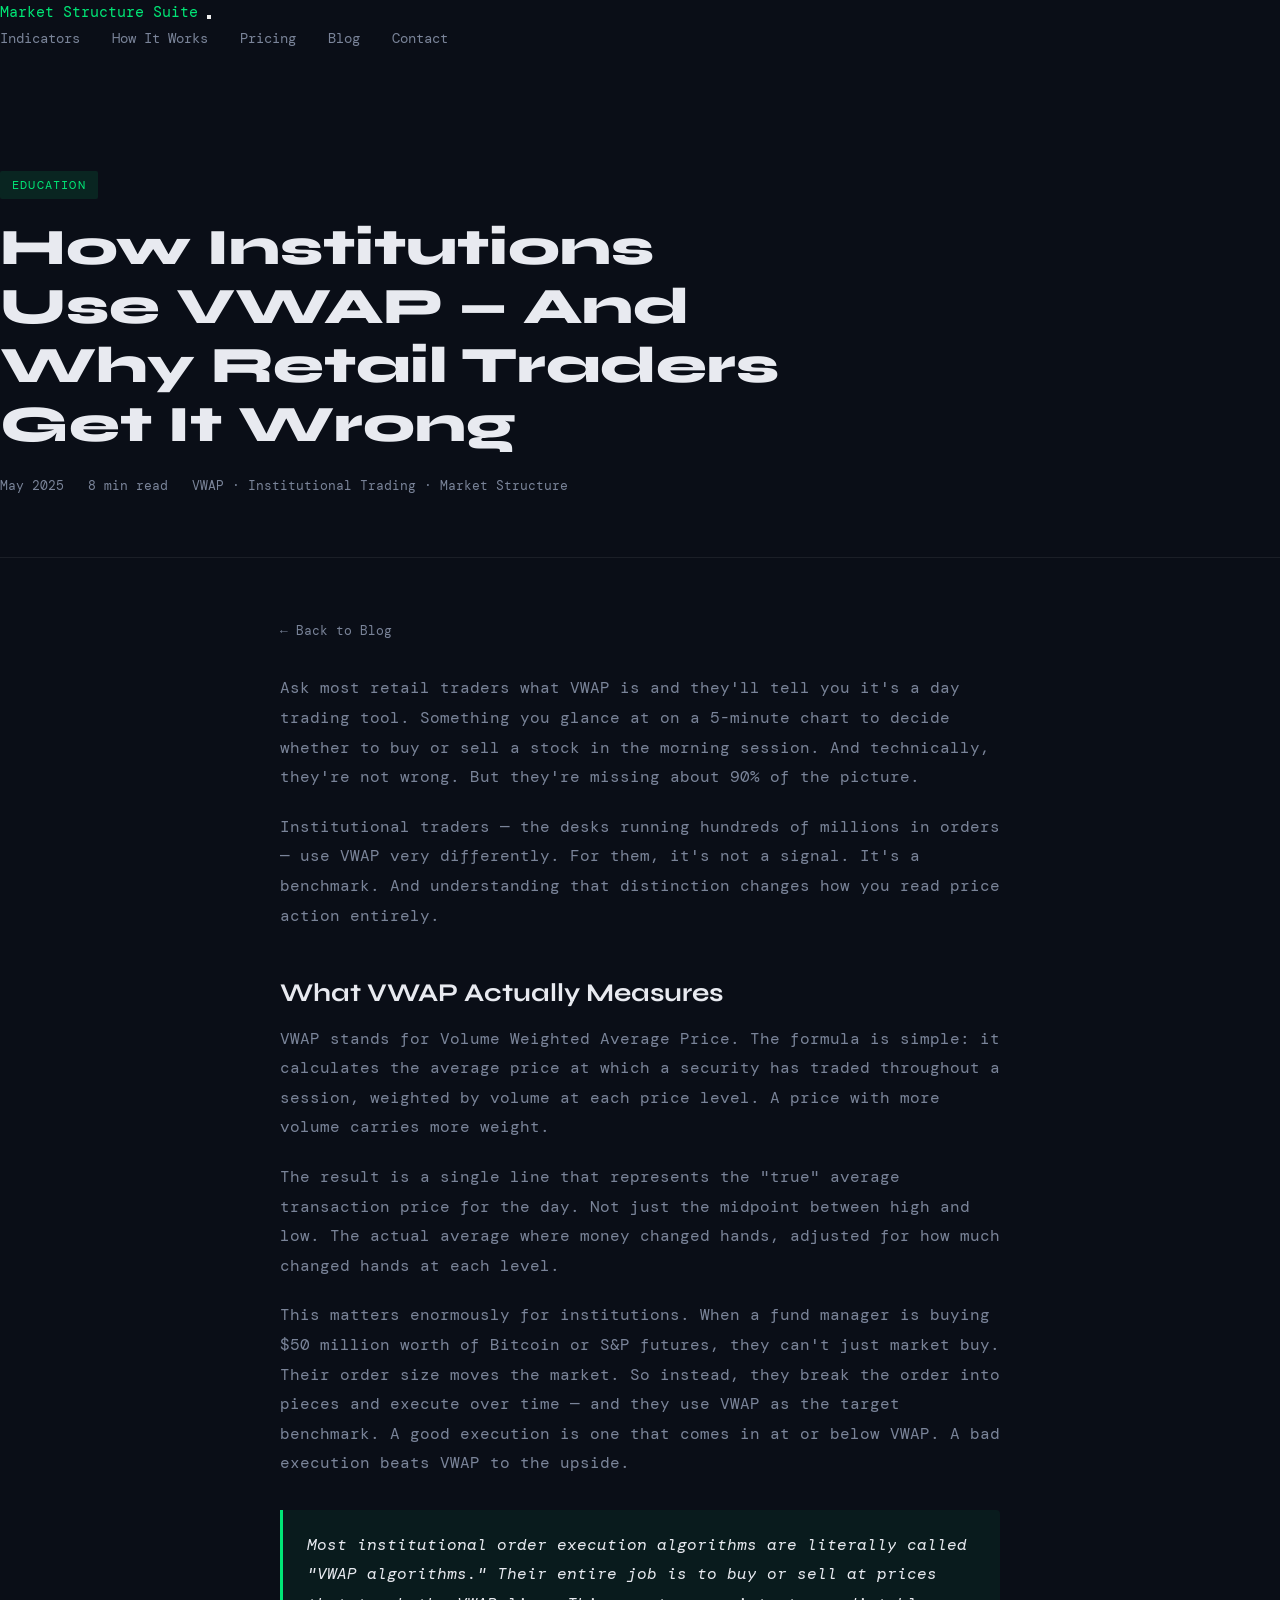
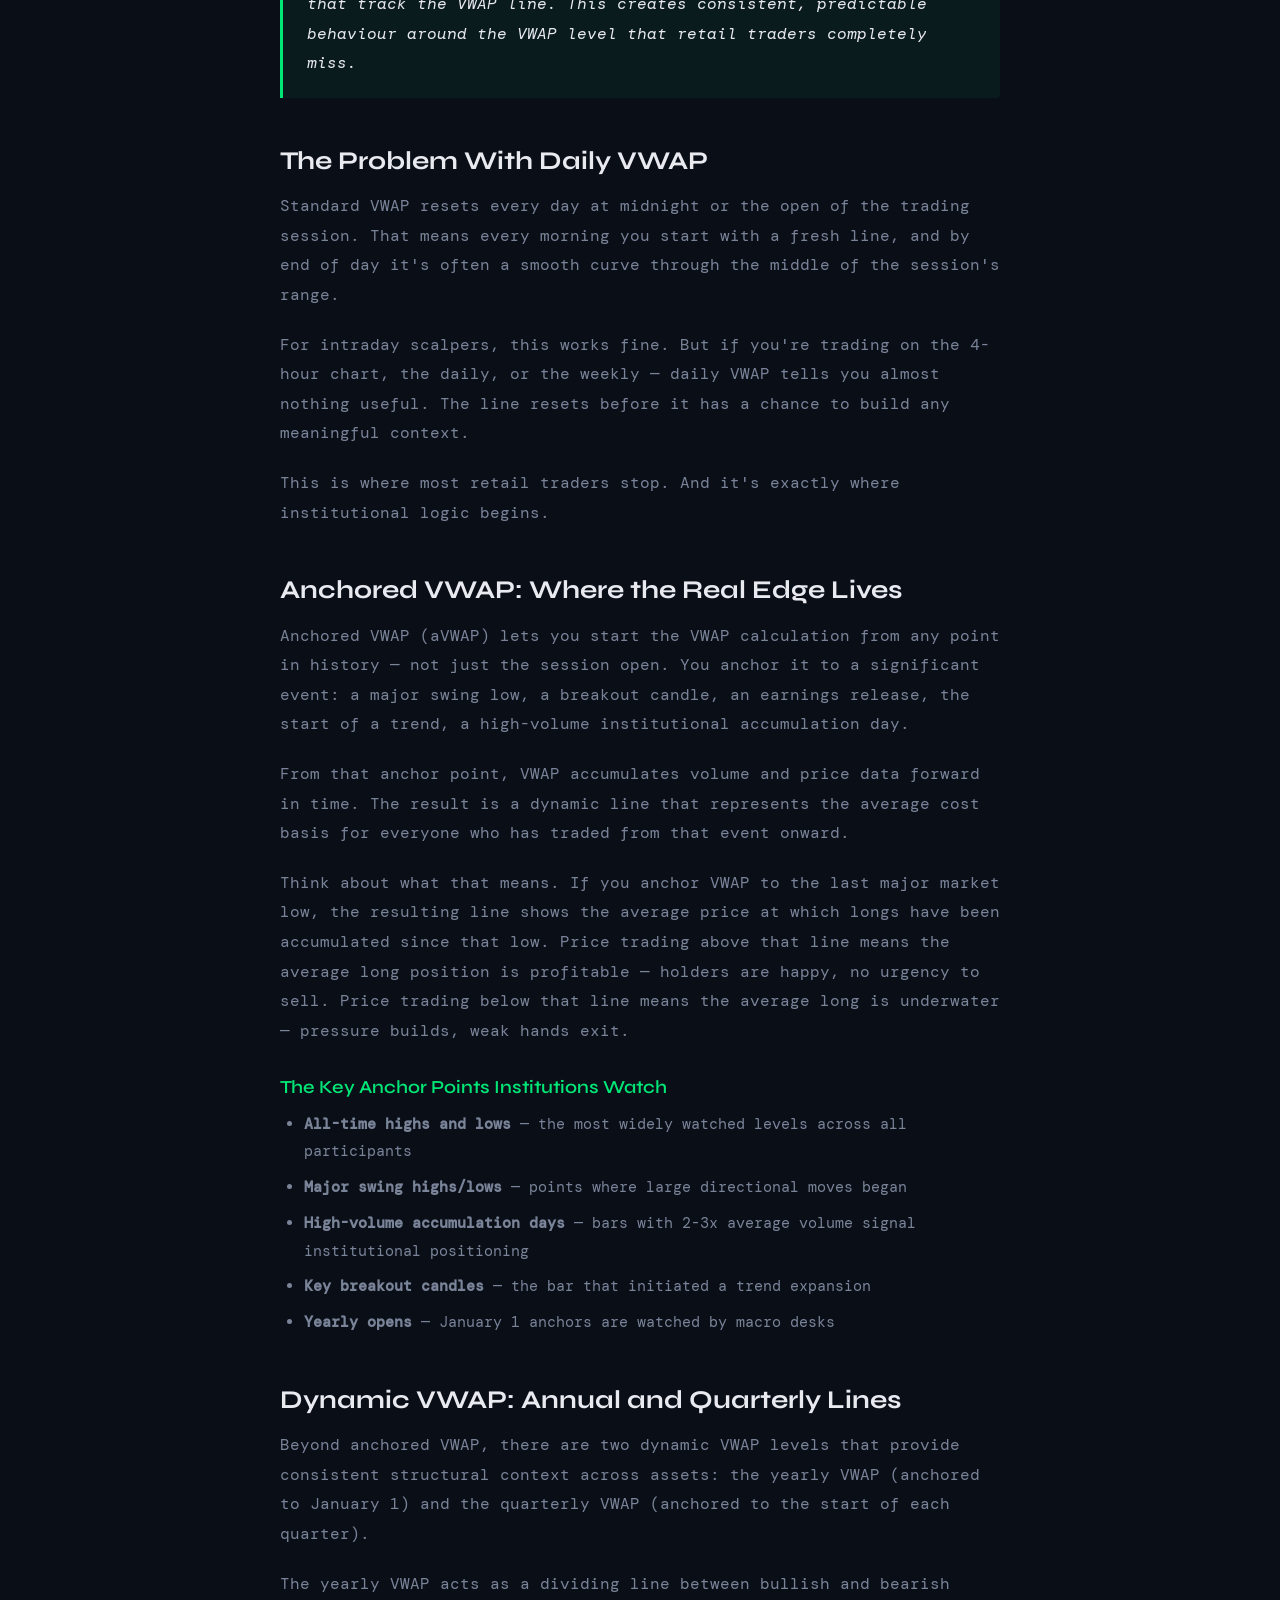
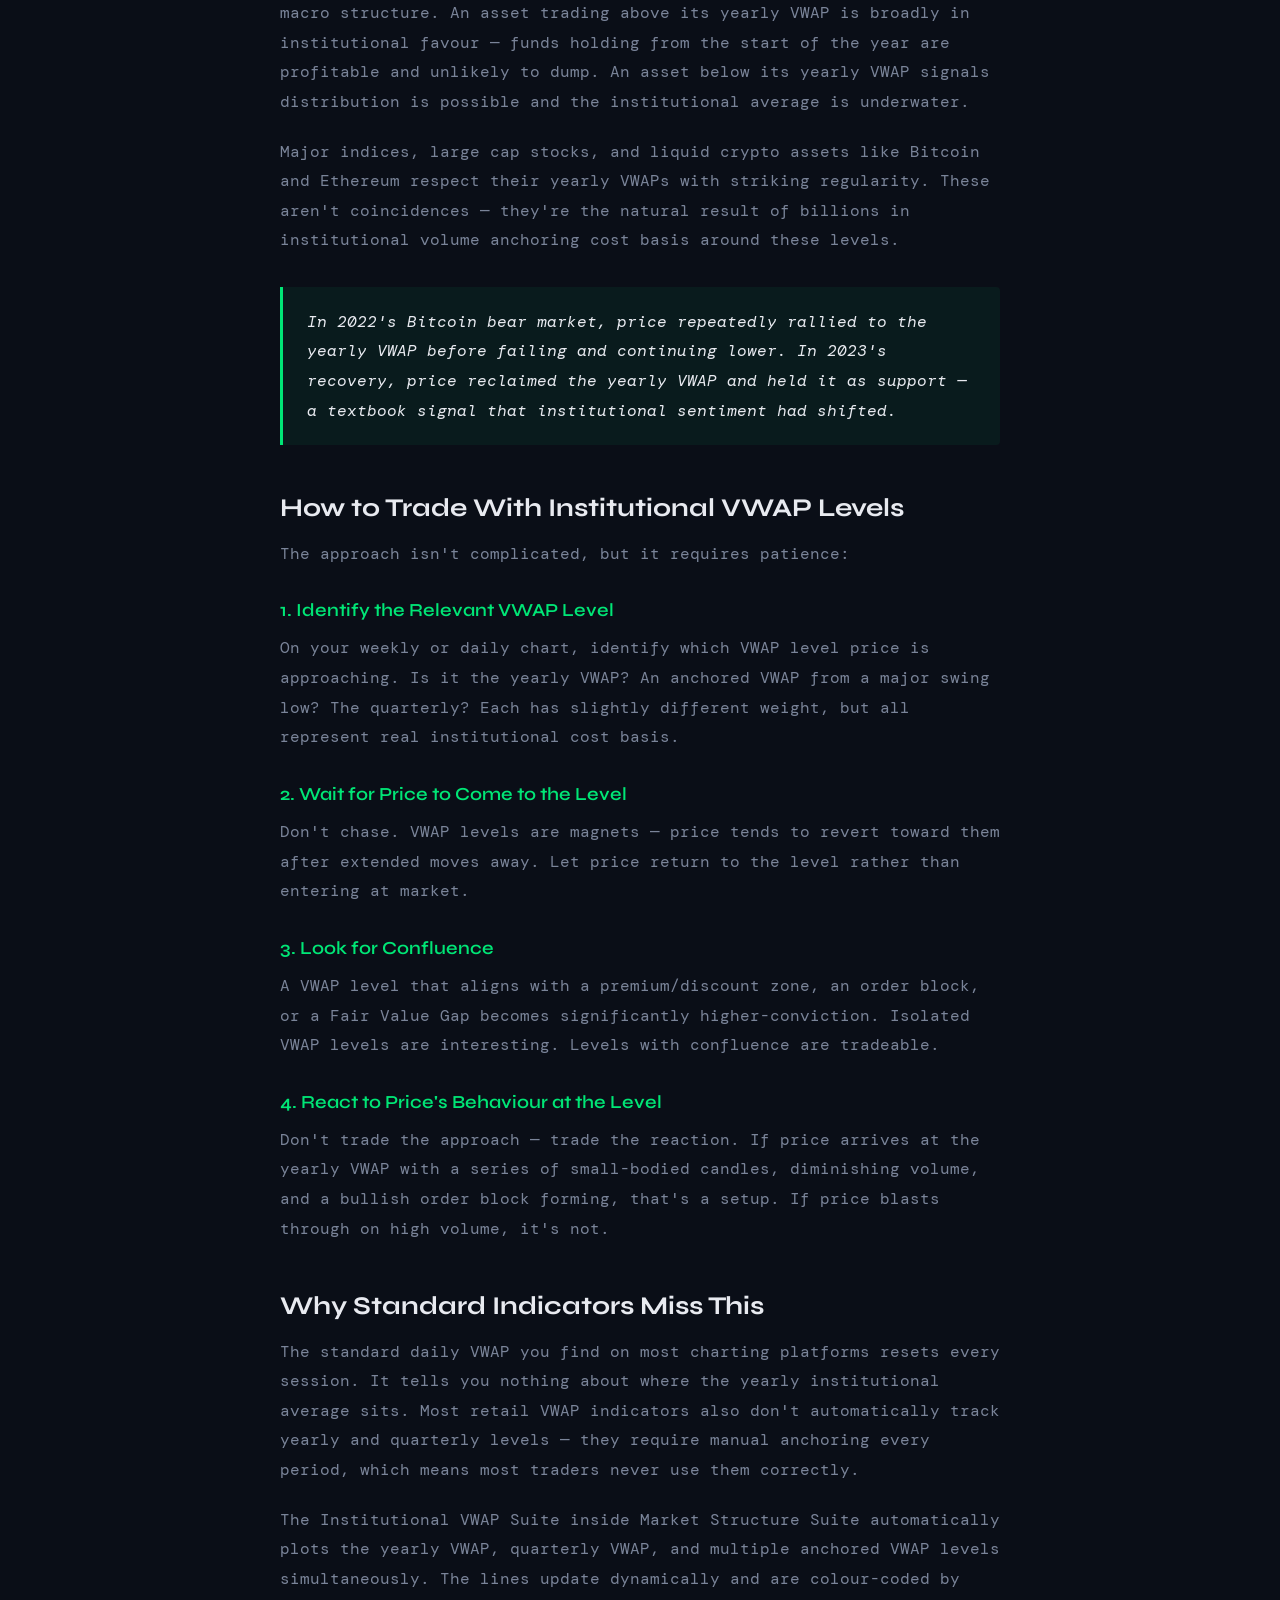
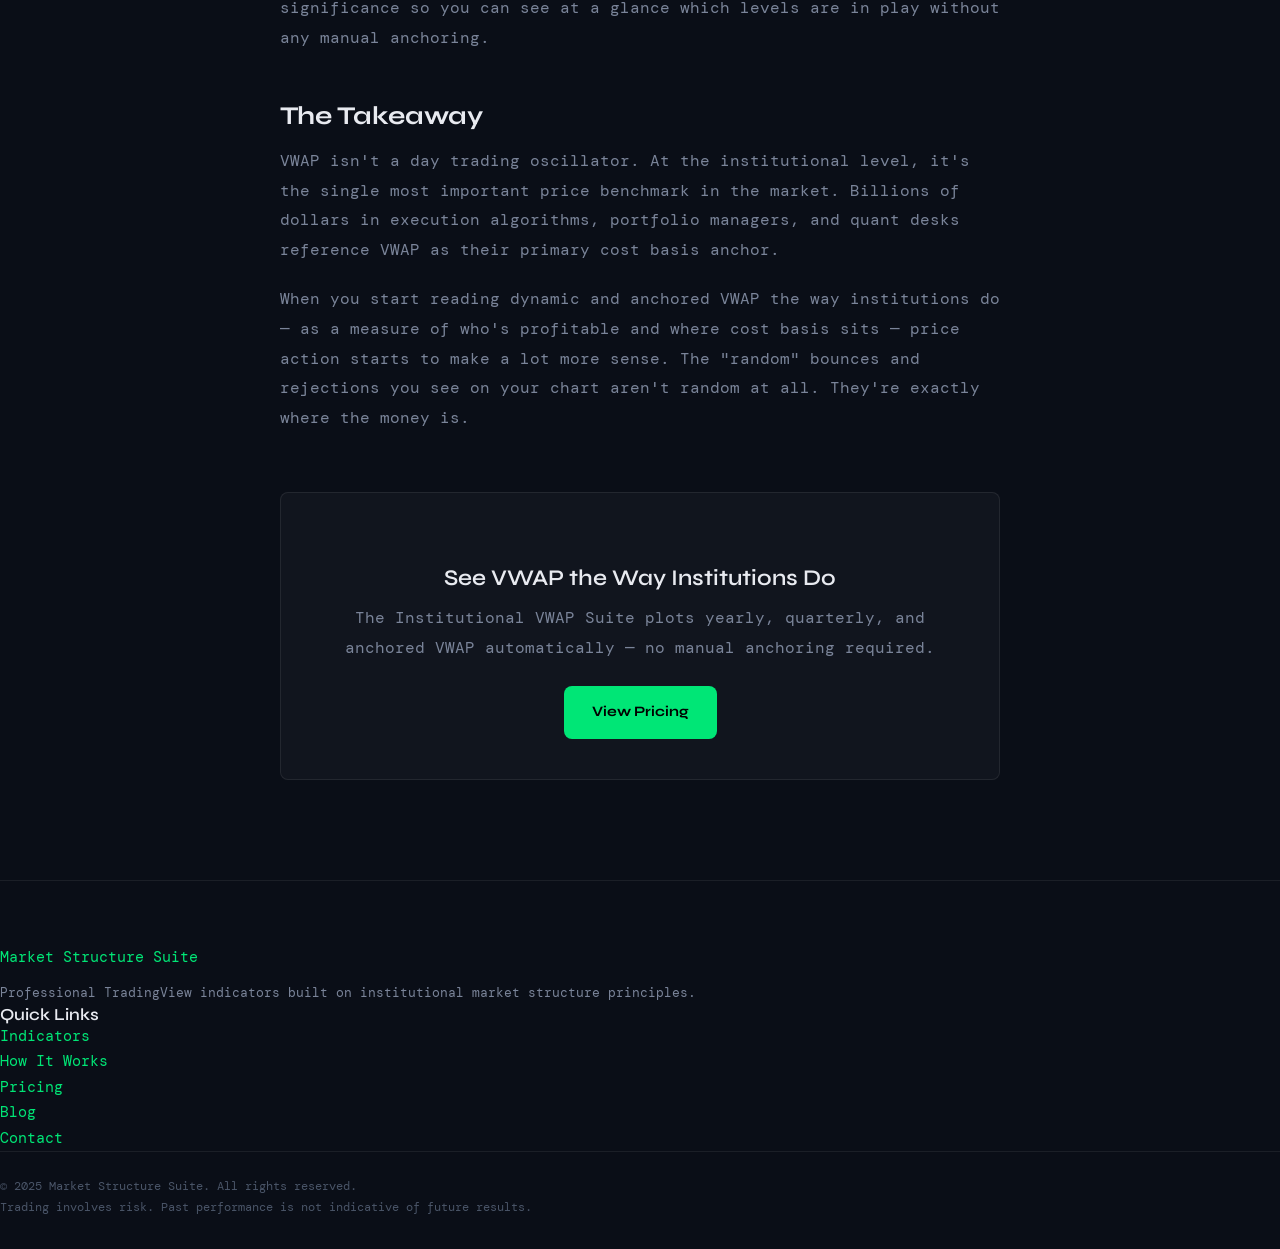
<file: blog/vwap-institutional-trading.html>
<!DOCTYPE html>
<html lang="en">
<head>
  <meta charset="UTF-8" />
  <meta name="viewport" content="width=device-width, initial-scale=1.0" />
  <title>How Institutions Use VWAP — And Why Retail Traders Get It Wrong | Market Structure Suite</title>
  <meta name="description" content="VWAP isn't just a day trading tool. Discover how institutional traders use dynamic and anchored VWAP to define value, manage risk, and time entries across higher timeframes." />
  <meta name="keywords" content="institutional VWAP, anchored VWAP, VWAP trading strategy, smart money VWAP, VWAP TradingView" />
  <link rel="canonical" href="https://marketstructuresuite.com/blog/vwap-institutional-trading.html" />
  <link rel="preconnect" href="https://fonts.googleapis.com" />
  <link rel="preconnect" href="https://fonts.gstatic.com" crossorigin />
  <link href="https://fonts.googleapis.com/css2?family=Syne:wght@400;600;700;800&family=DM+Mono:ital,wght@0,400;0,500;1,400&display=swap" rel="stylesheet" />
  <link rel="stylesheet" href="../css/style.css" />
  <style>
    .blog-hero {
      padding: 120px 0 60px;
      border-bottom: 1px solid rgba(255,255,255,0.07);
    }
    .blog-hero .category-tag {
      display: inline-block;
      background: rgba(0,230,118,0.1);
      color: var(--accent);
      font-family: 'DM Mono', monospace;
      font-size: 0.75rem;
      letter-spacing: 0.1em;
      text-transform: uppercase;
      padding: 4px 12px;
      border-radius: 2px;
      margin-bottom: 20px;
    }
    .blog-hero h1 {
      font-size: clamp(2rem, 5vw, 3.2rem);
      font-weight: 800;
      line-height: 1.15;
      max-width: 820px;
      margin-bottom: 20px;
    }
    .blog-meta {
      font-family: 'DM Mono', monospace;
      font-size: 0.8rem;
      color: var(--text-muted);
      display: flex;
      gap: 24px;
      flex-wrap: wrap;
    }
    .blog-content {
      max-width: 760px;
      margin: 0 auto;
      padding: 60px 20px 100px;
    }
    .blog-content h2 {
      font-size: 1.6rem;
      font-weight: 700;
      margin: 48px 0 16px;
      color: var(--text);
    }
    .blog-content h3 {
      font-size: 1.15rem;
      font-weight: 600;
      margin: 32px 0 12px;
      color: var(--accent);
    }
    .blog-content p {
      color: var(--text-muted);
      line-height: 1.85;
      margin-bottom: 20px;
      font-size: 1rem;
    }
    .blog-content ul, .blog-content ol {
      color: var(--text-muted);
      line-height: 1.85;
      margin: 0 0 20px 24px;
    }
    .blog-content li {
      margin-bottom: 8px;
    }
    .callout-box {
      background: rgba(0,230,118,0.06);
      border-left: 3px solid var(--accent);
      padding: 20px 24px;
      margin: 32px 0;
      border-radius: 0 4px 4px 0;
    }
    .callout-box p {
      margin: 0;
      color: var(--text);
      font-style: italic;
    }
    .blog-cta {
      background: rgba(255,255,255,0.03);
      border: 1px solid rgba(255,255,255,0.08);
      border-radius: 8px;
      padding: 40px;
      text-align: center;
      margin-top: 60px;
    }
    .blog-cta h3 {
      font-size: 1.4rem;
      color: var(--text);
      margin-bottom: 12px;
    }
    .blog-cta p {
      margin-bottom: 24px;
    }
    .back-to-blog {
      display: inline-flex;
      align-items: center;
      gap: 8px;
      font-family: 'DM Mono', monospace;
      font-size: 0.8rem;
      color: var(--text-muted);
      text-decoration: none;
      margin-bottom: 32px;
      transition: color 0.2s;
    }
    .back-to-blog:hover { color: var(--accent); }
  </style>
</head>
<body>
  <nav class="navbar">
    <div class="container nav-container">
      <a href="../index.html" class="nav-logo">Market Structure Suite</a>
      <button class="nav-toggle" aria-label="Toggle navigation">
        <span></span><span></span><span></span>
      </button>
      <ul class="nav-links">
        <li><a href="../indicators.html">Indicators</a></li>
        <li><a href="../how-it-works.html">How It Works</a></li>
        <li><a href="../pricing.html">Pricing</a></li>
        <li><a href="../blog.html">Blog</a></li>
        <li><a href="../contact.html">Contact</a></li>
      </ul>
    </div>
  </nav>

  <section class="blog-hero">
    <div class="container">
      <span class="category-tag">Education</span>
      <h1>How Institutions Use VWAP — And Why Retail Traders Get It Wrong</h1>
      <div class="blog-meta">
        <span>May 2025</span>
        <span>8 min read</span>
        <span>VWAP · Institutional Trading · Market Structure</span>
      </div>
    </div>
  </section>

  <div class="blog-content">
    <a href="../blog.html" class="back-to-blog">← Back to Blog</a>

    <p>Ask most retail traders what VWAP is and they'll tell you it's a day trading tool. Something you glance at on a 5-minute chart to decide whether to buy or sell a stock in the morning session. And technically, they're not wrong. But they're missing about 90% of the picture.</p>

    <p>Institutional traders — the desks running hundreds of millions in orders — use VWAP very differently. For them, it's not a signal. It's a benchmark. And understanding that distinction changes how you read price action entirely.</p>

    <h2>What VWAP Actually Measures</h2>

    <p>VWAP stands for Volume Weighted Average Price. The formula is simple: it calculates the average price at which a security has traded throughout a session, weighted by volume at each price level. A price with more volume carries more weight.</p>

    <p>The result is a single line that represents the "true" average transaction price for the day. Not just the midpoint between high and low. The actual average where money changed hands, adjusted for how much changed hands at each level.</p>

    <p>This matters enormously for institutions. When a fund manager is buying $50 million worth of Bitcoin or S&P futures, they can't just market buy. Their order size moves the market. So instead, they break the order into pieces and execute over time — and they use VWAP as the target benchmark. A good execution is one that comes in at or below VWAP. A bad execution beats VWAP to the upside.</p>

    <div class="callout-box">
      <p>Most institutional order execution algorithms are literally called "VWAP algorithms." Their entire job is to buy or sell at prices that track the VWAP line. This creates consistent, predictable behaviour around the VWAP level that retail traders completely miss.</p>
    </div>

    <h2>The Problem With Daily VWAP</h2>

    <p>Standard VWAP resets every day at midnight or the open of the trading session. That means every morning you start with a fresh line, and by end of day it's often a smooth curve through the middle of the session's range.</p>

    <p>For intraday scalpers, this works fine. But if you're trading on the 4-hour chart, the daily, or the weekly — daily VWAP tells you almost nothing useful. The line resets before it has a chance to build any meaningful context.</p>

    <p>This is where most retail traders stop. And it's exactly where institutional logic begins.</p>

    <h2>Anchored VWAP: Where the Real Edge Lives</h2>

    <p>Anchored VWAP (aVWAP) lets you start the VWAP calculation from any point in history — not just the session open. You anchor it to a significant event: a major swing low, a breakout candle, an earnings release, the start of a trend, a high-volume institutional accumulation day.</p>

    <p>From that anchor point, VWAP accumulates volume and price data forward in time. The result is a dynamic line that represents the average cost basis for everyone who has traded from that event onward.</p>

    <p>Think about what that means. If you anchor VWAP to the last major market low, the resulting line shows the average price at which longs have been accumulated since that low. Price trading above that line means the average long position is profitable — holders are happy, no urgency to sell. Price trading below that line means the average long is underwater — pressure builds, weak hands exit.</p>

    <h3>The Key Anchor Points Institutions Watch</h3>

    <ul>
      <li><strong>All-time highs and lows</strong> — the most widely watched levels across all participants</li>
      <li><strong>Major swing highs/lows</strong> — points where large directional moves began</li>
      <li><strong>High-volume accumulation days</strong> — bars with 2-3x average volume signal institutional positioning</li>
      <li><strong>Key breakout candles</strong> — the bar that initiated a trend expansion</li>
      <li><strong>Yearly opens</strong> — January 1 anchors are watched by macro desks</li>
    </ul>

    <h2>Dynamic VWAP: Annual and Quarterly Lines</h2>

    <p>Beyond anchored VWAP, there are two dynamic VWAP levels that provide consistent structural context across assets: the yearly VWAP (anchored to January 1) and the quarterly VWAP (anchored to the start of each quarter).</p>

    <p>The yearly VWAP acts as a dividing line between bullish and bearish macro structure. An asset trading above its yearly VWAP is broadly in institutional favour — funds holding from the start of the year are profitable and unlikely to dump. An asset below its yearly VWAP signals distribution is possible and the institutional average is underwater.</p>

    <p>Major indices, large cap stocks, and liquid crypto assets like Bitcoin and Ethereum respect their yearly VWAPs with striking regularity. These aren't coincidences — they're the natural result of billions in institutional volume anchoring cost basis around these levels.</p>

    <div class="callout-box">
      <p>In 2022's Bitcoin bear market, price repeatedly rallied to the yearly VWAP before failing and continuing lower. In 2023's recovery, price reclaimed the yearly VWAP and held it as support — a textbook signal that institutional sentiment had shifted.</p>
    </div>

    <h2>How to Trade With Institutional VWAP Levels</h2>

    <p>The approach isn't complicated, but it requires patience:</p>

    <h3>1. Identify the Relevant VWAP Level</h3>
    <p>On your weekly or daily chart, identify which VWAP level price is approaching. Is it the yearly VWAP? An anchored VWAP from a major swing low? The quarterly? Each has slightly different weight, but all represent real institutional cost basis.</p>

    <h3>2. Wait for Price to Come to the Level</h3>
    <p>Don't chase. VWAP levels are magnets — price tends to revert toward them after extended moves away. Let price return to the level rather than entering at market.</p>

    <h3>3. Look for Confluence</h3>
    <p>A VWAP level that aligns with a premium/discount zone, an order block, or a Fair Value Gap becomes significantly higher-conviction. Isolated VWAP levels are interesting. Levels with confluence are tradeable.</p>

    <h3>4. React to Price's Behaviour at the Level</h3>
    <p>Don't trade the approach — trade the reaction. If price arrives at the yearly VWAP with a series of small-bodied candles, diminishing volume, and a bullish order block forming, that's a setup. If price blasts through on high volume, it's not.</p>

    <h2>Why Standard Indicators Miss This</h2>

    <p>The standard daily VWAP you find on most charting platforms resets every session. It tells you nothing about where the yearly institutional average sits. Most retail VWAP indicators also don't automatically track yearly and quarterly levels — they require manual anchoring every period, which means most traders never use them correctly.</p>

    <p>The Institutional VWAP Suite inside Market Structure Suite automatically plots the yearly VWAP, quarterly VWAP, and multiple anchored VWAP levels simultaneously. The lines update dynamically and are colour-coded by significance so you can see at a glance which levels are in play without any manual anchoring.</p>

    <h2>The Takeaway</h2>

    <p>VWAP isn't a day trading oscillator. At the institutional level, it's the single most important price benchmark in the market. Billions of dollars in execution algorithms, portfolio managers, and quant desks reference VWAP as their primary cost basis anchor.</p>

    <p>When you start reading dynamic and anchored VWAP the way institutions do — as a measure of who's profitable and where cost basis sits — price action starts to make a lot more sense. The "random" bounces and rejections you see on your chart aren't random at all. They're exactly where the money is.</p>

    <div class="blog-cta">
      <h3>See VWAP the Way Institutions Do</h3>
      <p>The Institutional VWAP Suite plots yearly, quarterly, and anchored VWAP automatically — no manual anchoring required.</p>
      <a href="../pricing.html" class="btn btn-primary">View Pricing</a>
    </div>
  </div>

  <footer class="footer">
    <div class="container">
      <div class="footer-content">
        <div class="footer-brand">
          <a href="../index.html" class="nav-logo">Market Structure Suite</a>
          <p>Professional TradingView indicators built on institutional market structure principles.</p>
        </div>
        <div class="footer-links">
          <h4>Quick Links</h4>
          <ul>
            <li><a href="../indicators.html">Indicators</a></li>
            <li><a href="../how-it-works.html">How It Works</a></li>
            <li><a href="../pricing.html">Pricing</a></li>
            <li><a href="../blog.html">Blog</a></li>
            <li><a href="../contact.html">Contact</a></li>
          </ul>
        </div>
      </div>
      <div class="footer-bottom">
        <p>&copy; 2025 Market Structure Suite. All rights reserved.</p>
        <p class="disclaimer">Trading involves risk. Past performance is not indicative of future results.</p>
      </div>
    </div>
  </footer>

  <script src="../js/main.js"></script>
</body>
</html>
</file>
<file: css/style.css>
/* ─── RESET & BASE ─── */
*, *::before, *::after { box-sizing: border-box; margin: 0; padding: 0; }

:root {
  --bg:        #0a0e17;
  --bg2:       #0f1420;
  --bg3:       #141926;
  --border:    rgba(255,255,255,0.07);
  --accent:    #00e676;
  --accent2:   #2196F3;
  --orange:    #FF9800;
  --red:       #F44336;
  --text:      #e8eaf0;
  --text-muted:#7a8499;
  --text-dim:  #4a5568;
  --font-head: 'Syne', sans-serif;
  --font-mono: 'DM Mono', monospace;
  --radius:    8px;
  --radius-lg: 16px;
  --transition: 0.2s ease;
}

html { scroll-behavior: smooth; }

body {
  background: var(--bg);
  color: var(--text);
  font-family: var(--font-mono);
  font-size: 15px;
  line-height: 1.7;
  overflow-x: hidden;
}

a { color: var(--accent); text-decoration: none; transition: var(--transition); }
a:hover { opacity: 0.8; }
img { max-width: 100%; display: block; }

h1, h2, h3, h4, h5 { font-family: var(--font-head); line-height: 1.15; color: var(--text); }
h1 { font-size: clamp(2.4rem, 5vw, 4rem); font-weight: 800; }
h2 { font-size: clamp(1.8rem, 3vw, 2.6rem); font-weight: 700; }
h3 { font-size: 1.25rem; font-weight: 700; }
h4 { font-size: 1.05rem; font-weight: 600; }

.section-inner { max-width: 1160px; margin: 0 auto; padding: 0 24px; }

.section-header { text-align: center; max-width: 680px; margin: 0 auto 56px; }
.section-header p { color: var(--text-muted); margin-top: 16px; font-size: 0.95rem; }

.section-tag {
  display: inline-block;
  font-family: var(--font-mono);
  font-size: 0.72rem;
  font-weight: 500;
  letter-spacing: 0.12em;
  text-transform: uppercase;
  color: var(--accent);
  background: rgba(0,230,118,0.1);
  border: 1px solid rgba(0,230,118,0.2);
  padding: 4px 12px;
  border-radius: 100px;
  margin-bottom: 16px;
}

.btn-primary {
  display: inline-flex; align-items: center; gap: 8px;
  background: var(--accent); color: #000;
  font-family: var(--font-head); font-weight: 700; font-size: 0.9rem;
  padding: 14px 28px; border-radius: var(--radius);
  transition: var(--transition); border: none; cursor: pointer;
}
.btn-primary:hover { background: #00ff88; opacity: 1; transform: translateY(-1px); box-shadow: 0 8px 24px rgba(0,230,118,0.3); }

.btn-ghost {
  display: inline-flex; align-items: center; gap: 8px;
  background: transparent; color: var(--text);
  font-family: var(--font-head); font-weight: 600; font-size: 0.9rem;
  padding: 13px 28px; border-radius: var(--radius);
  border: 1px solid var(--border); transition: var(--transition); cursor: pointer;
}
.btn-ghost:hover { border-color: var(--accent); color: var(--accent); opacity: 1; }

/* NAV */
.nav {
  position: fixed; top: 0; left: 0; right: 0; z-index: 100;
  background: rgba(10,14,23,0.85); backdrop-filter: blur(16px);
  border-bottom: 1px solid var(--border);
}
.nav-inner {
  max-width: 1160px; margin: 0 auto; padding: 0 24px;
  height: 64px; display: flex; align-items: center; justify-content: space-between;
}
.logo { display: flex; align-items: center; color: var(--text); }
.logo-main { font-family: var(--font-head); font-weight: 800; font-size: 1.1rem; color: var(--accent); }

.nav-links { display: flex; list-style: none; gap: 32px; align-items: center; }
.nav-links a { color: var(--text-muted); font-size: 0.88rem; transition: var(--transition); }
.nav-links a:hover { color: var(--text); opacity: 1; }
.nav-cta {
  background: var(--accent) !important; color: #000 !important;
  padding: 8px 20px; border-radius: var(--radius);
  font-family: var(--font-head); font-weight: 700 !important; font-size: 0.85rem !important;
}
.nav-cta:hover { background: #00ff88 !important; }

.hamburger { display: none; flex-direction: column; gap: 5px; background: none; border: none; cursor: pointer; }
.hamburger span { display: block; width: 22px; height: 2px; background: var(--text); border-radius: 2px; }

/* HERO */
.hero {
  padding: 140px 24px 80px; max-width: 1160px; margin: 0 auto;
  position: relative; display: grid; grid-template-columns: 1fr 1fr;
  gap: 60px; align-items: center;
}
.hero-grid {
  position: fixed; inset: 0;
  background-image: linear-gradient(rgba(0,230,118,0.04) 1px, transparent 1px), linear-gradient(90deg, rgba(0,230,118,0.04) 1px, transparent 1px);
  background-size: 60px 60px; pointer-events: none; z-index: -1;
}
.hero-badge {
  display: inline-block; font-size: 0.72rem; font-weight: 500;
  letter-spacing: 0.1em; text-transform: uppercase; color: var(--accent2);
  background: rgba(33,150,243,0.1); border: 1px solid rgba(33,150,243,0.2);
  padding: 5px 14px; border-radius: 100px; margin-bottom: 20px;
}
.hero-title { margin-bottom: 20px; }
.hero-accent {
  background: linear-gradient(135deg, var(--accent), var(--accent2));
  -webkit-background-clip: text; -webkit-text-fill-color: transparent; background-clip: text;
}
.hero-sub { color: var(--text-muted); font-size: 0.95rem; max-width: 520px; margin-bottom: 32px; line-height: 1.8; }
.hero-actions { display: flex; gap: 16px; flex-wrap: wrap; margin-bottom: 48px; }
.hero-stats { display: flex; align-items: center; gap: 24px; padding: 20px 0; border-top: 1px solid var(--border); }
.stat { display: flex; flex-direction: column; gap: 2px; }
.stat-num { font-family: var(--font-head); font-size: 1.6rem; font-weight: 800; color: var(--accent); }
.stat-label { font-size: 0.7rem; color: var(--text-muted); text-transform: uppercase; letter-spacing: 0.08em; }
.stat-divider { width: 1px; height: 36px; background: var(--border); }

.chart-placeholder {
  background: var(--bg2); border: 1px solid var(--border); border-radius: var(--radius-lg);
  aspect-ratio: 16/10; display: flex; align-items: center; justify-content: center;
  overflow: hidden; position: relative;
}
.chart-placeholder::before {
  content: ''; position: absolute; inset: 0;
  background: linear-gradient(135deg, rgba(0,230,118,0.05), rgba(33,150,243,0.05));
}
.chart-placeholder-inner { text-align: center; padding: 24px; position: relative; z-index: 1; }
.chart-icon { font-size: 2.5rem; display: block; margin-bottom: 12px; }
.chart-placeholder-inner p { color: var(--text-muted); font-size: 0.85rem; }
.chart-hint { font-size: 0.75rem; color: var(--text-dim); margin-top: 6px; }

/* INDICATORS */
.indicators-overview { padding: 100px 0; background: var(--bg2); border-top: 1px solid var(--border); border-bottom: 1px solid var(--border); }
.indicators-grid { display: grid; grid-template-columns: repeat(auto-fit, minmax(300px, 1fr)); gap: 20px; }
.indicator-card {
  background: var(--bg3); border: 1px solid var(--border); border-radius: var(--radius-lg);
  padding: 28px; transition: var(--transition); position: relative; overflow: hidden;
}
.indicator-card::before {
  content: ''; position: absolute; top: 0; left: 0; right: 0; height: 2px;
  background: linear-gradient(90deg, var(--accent), transparent); opacity: 0; transition: var(--transition);
}
.indicator-card:hover { border-color: rgba(0,230,118,0.2); transform: translateY(-2px); }
.indicator-card:hover::before { opacity: 1; }
.indicator-icon { width: 48px; height: 48px; border-radius: 10px; border: 1px solid; display: flex; align-items: center; justify-content: center; font-size: 1.3rem; margin-bottom: 16px; }
.indicator-card h3 { margin-bottom: 10px; font-size: 1.05rem; }
.indicator-card p { color: var(--text-muted); font-size: 0.85rem; margin-bottom: 16px; line-height: 1.7; }
.indicator-tags { display: flex; flex-wrap: wrap; gap: 6px; margin-bottom: 16px; }
.tag { font-size: 0.7rem; padding: 3px 10px; border-radius: 100px; background: rgba(255,255,255,0.05); border: 1px solid var(--border); color: var(--text-muted); }
.card-link { font-size: 0.82rem; color: var(--accent); font-weight: 500; }

/* PROCESS */
.process-teaser { padding: 100px 0; }
.steps { display: flex; align-items: flex-start; gap: 16px; flex-wrap: wrap; justify-content: center; margin-bottom: 40px; }
.step { flex: 1; min-width: 200px; max-width: 240px; background: var(--bg2); border: 1px solid var(--border); border-radius: var(--radius-lg); padding: 24px; }
.step-num { font-family: var(--font-head); font-size: 2rem; font-weight: 800; color: var(--accent); opacity: 0.4; margin-bottom: 12px; line-height: 1; }
.step-content h4 { margin-bottom: 8px; font-size: 0.95rem; }
.step-content p { color: var(--text-muted); font-size: 0.82rem; line-height: 1.7; }
.step-arrow { color: var(--text-dim); font-size: 1.2rem; padding-top: 32px; flex-shrink: 0; }
.process-cta { text-align: center; }

/* DATA */
.data-section { padding: 100px 0; background: var(--bg2); border-top: 1px solid var(--border); border-bottom: 1px solid var(--border); }
.data-split { display: grid; grid-template-columns: 1fr 1fr; gap: 80px; align-items: center; }
.data-text p { color: var(--text-muted); font-size: 0.9rem; margin-bottom: 16px; }
.data-text .btn-primary { margin-top: 8px; }
.data-stats { display: grid; grid-template-columns: 1fr 1fr; gap: 16px; }
.data-stat-card { background: var(--bg3); border: 1px solid var(--border); border-radius: var(--radius-lg); padding: 24px; display: flex; flex-direction: column; gap: 8px; }
.data-num { font-family: var(--font-head); font-size: 2rem; font-weight: 800; color: var(--accent); line-height: 1; }
.data-label { font-size: 0.78rem; color: var(--text-muted); line-height: 1.4; }

/* BLOG */
.blog-teaser { padding: 100px 0; }
.blog-grid { display: grid; grid-template-columns: repeat(auto-fit, minmax(300px, 1fr)); gap: 20px; margin-bottom: 40px; }
.blog-card { background: var(--bg2); border: 1px solid var(--border); border-radius: var(--radius-lg); padding: 28px; display: flex; flex-direction: column; gap: 12px; color: var(--text); transition: var(--transition); }
.blog-card:hover { border-color: rgba(0,230,118,0.2); transform: translateY(-2px); opacity: 1; }
.blog-tag { font-size: 0.7rem; font-weight: 500; letter-spacing: 0.08em; text-transform: uppercase; color: var(--accent); }
.blog-card h4 { font-size: 0.95rem; line-height: 1.4; }
.blog-card p { color: var(--text-muted); font-size: 0.83rem; line-height: 1.7; flex: 1; }
.blog-read { font-size: 0.82rem; color: var(--accent); font-weight: 500; }

/* CTA */
.cta-section { padding: 100px 0; background: var(--bg2); border-top: 1px solid var(--border); }
.cta-inner { text-align: center; max-width: 600px; margin: 0 auto; }
.cta-inner h2 { margin-bottom: 16px; }
.cta-inner p { color: var(--text-muted); margin-bottom: 32px; font-size: 0.92rem; }
.cta-inner .hero-actions { justify-content: center; }

/* FOOTER */
.footer { padding: 64px 0 32px; border-top: 1px solid var(--border); }
.footer-inner { display: grid; grid-template-columns: 1.5fr repeat(3, 1fr); gap: 48px; margin-bottom: 48px; }
.footer-brand p { color: var(--text-muted); font-size: 0.82rem; margin-top: 12px; line-height: 1.7; }
.footer-links { display: contents; }
.footer-col { display: flex; flex-direction: column; gap: 10px; }
.footer-col h5 { font-family: var(--font-head); font-size: 0.8rem; font-weight: 700; text-transform: uppercase; letter-spacing: 0.08em; color: var(--text-muted); margin-bottom: 4px; }
.footer-col a { font-size: 0.83rem; color: var(--text-muted); }
.footer-col a:hover { color: var(--text); opacity: 1; }
.footer-bottom { border-top: 1px solid var(--border); padding-top: 24px; }
.footer-bottom p { font-size: 0.75rem; color: var(--text-dim); }

/* PAGE HEADER */
.page-header { padding: 120px 24px 60px; max-width: 1160px; margin: 0 auto; border-bottom: 1px solid var(--border); margin-bottom: 80px; }
.page-header h1 { margin-bottom: 16px; }
.page-header p { color: var(--text-muted); max-width: 600px; font-size: 0.95rem; }

/* FORMS */
.form-group { display: flex; flex-direction: column; gap: 6px; margin-bottom: 20px; }
.form-group label { font-size: 0.8rem; font-weight: 500; color: var(--text-muted); text-transform: uppercase; letter-spacing: 0.06em; }
.form-group input, .form-group select, .form-group textarea { background: var(--bg3); border: 1px solid var(--border); border-radius: var(--radius); padding: 12px 16px; color: var(--text); font-family: var(--font-mono); font-size: 0.88rem; transition: var(--transition); width: 100%; }
.form-group input:focus, .form-group select:focus, .form-group textarea:focus { outline: none; border-color: var(--accent); box-shadow: 0 0 0 3px rgba(0,230,118,0.1); }
.form-group textarea { min-height: 120px; resize: vertical; }
.form-group select option { background: var(--bg3); }

/* PRICING */
.pricing-grid { display: grid; grid-template-columns: repeat(auto-fit, minmax(280px, 1fr)); gap: 24px; margin-bottom: 60px; }
.pricing-card { background: var(--bg2); border: 1px solid var(--border); border-radius: var(--radius-lg); padding: 32px; position: relative; }
.pricing-card.featured { border-color: var(--accent); background: var(--bg3); }
.pricing-card.featured::before { content: 'Most Popular'; position: absolute; top: -12px; left: 50%; transform: translateX(-50%); background: var(--accent); color: #000; font-family: var(--font-head); font-size: 0.72rem; font-weight: 700; padding: 4px 16px; border-radius: 100px; white-space: nowrap; }
.price-amount { font-family: var(--font-head); font-size: 2.8rem; font-weight: 800; color: var(--text); line-height: 1; margin: 16px 0 4px; }
.price-period { font-size: 0.8rem; color: var(--text-muted); }
.price-features { list-style: none; margin: 24px 0; display: flex; flex-direction: column; gap: 10px; }
.price-features li { font-size: 0.85rem; color: var(--text-muted); display: flex; align-items: flex-start; gap: 10px; }
.price-features li::before { content: '✓'; color: var(--accent); flex-shrink: 0; font-weight: 700; }

/* RESPONSIVE */
@media (max-width: 768px) {
  .hero { grid-template-columns: 1fr; padding-top: 100px; }
  .hero-chart-preview { display: none; }
  .nav-links { display: none; }
  .hamburger { display: flex; }
  .data-split { grid-template-columns: 1fr; gap: 40px; }
  .footer-inner { grid-template-columns: 1fr 1fr; }
  .steps { flex-direction: column; align-items: center; }
  .step-arrow { transform: rotate(90deg); padding-top: 0; }
  .hero-stats { flex-wrap: wrap; gap: 16px; }
}
@media (max-width: 480px) {
  .footer-inner { grid-template-columns: 1fr; }
  .data-stats { grid-template-columns: 1fr; }
  .hero-actions { flex-direction: column; }
}
.nav-links.open { display: flex; flex-direction: column; position: fixed; top: 64px; left: 0; right: 0; background: var(--bg); border-bottom: 1px solid var(--border); padding: 24px; gap: 20px; z-index: 99; }
</file>
